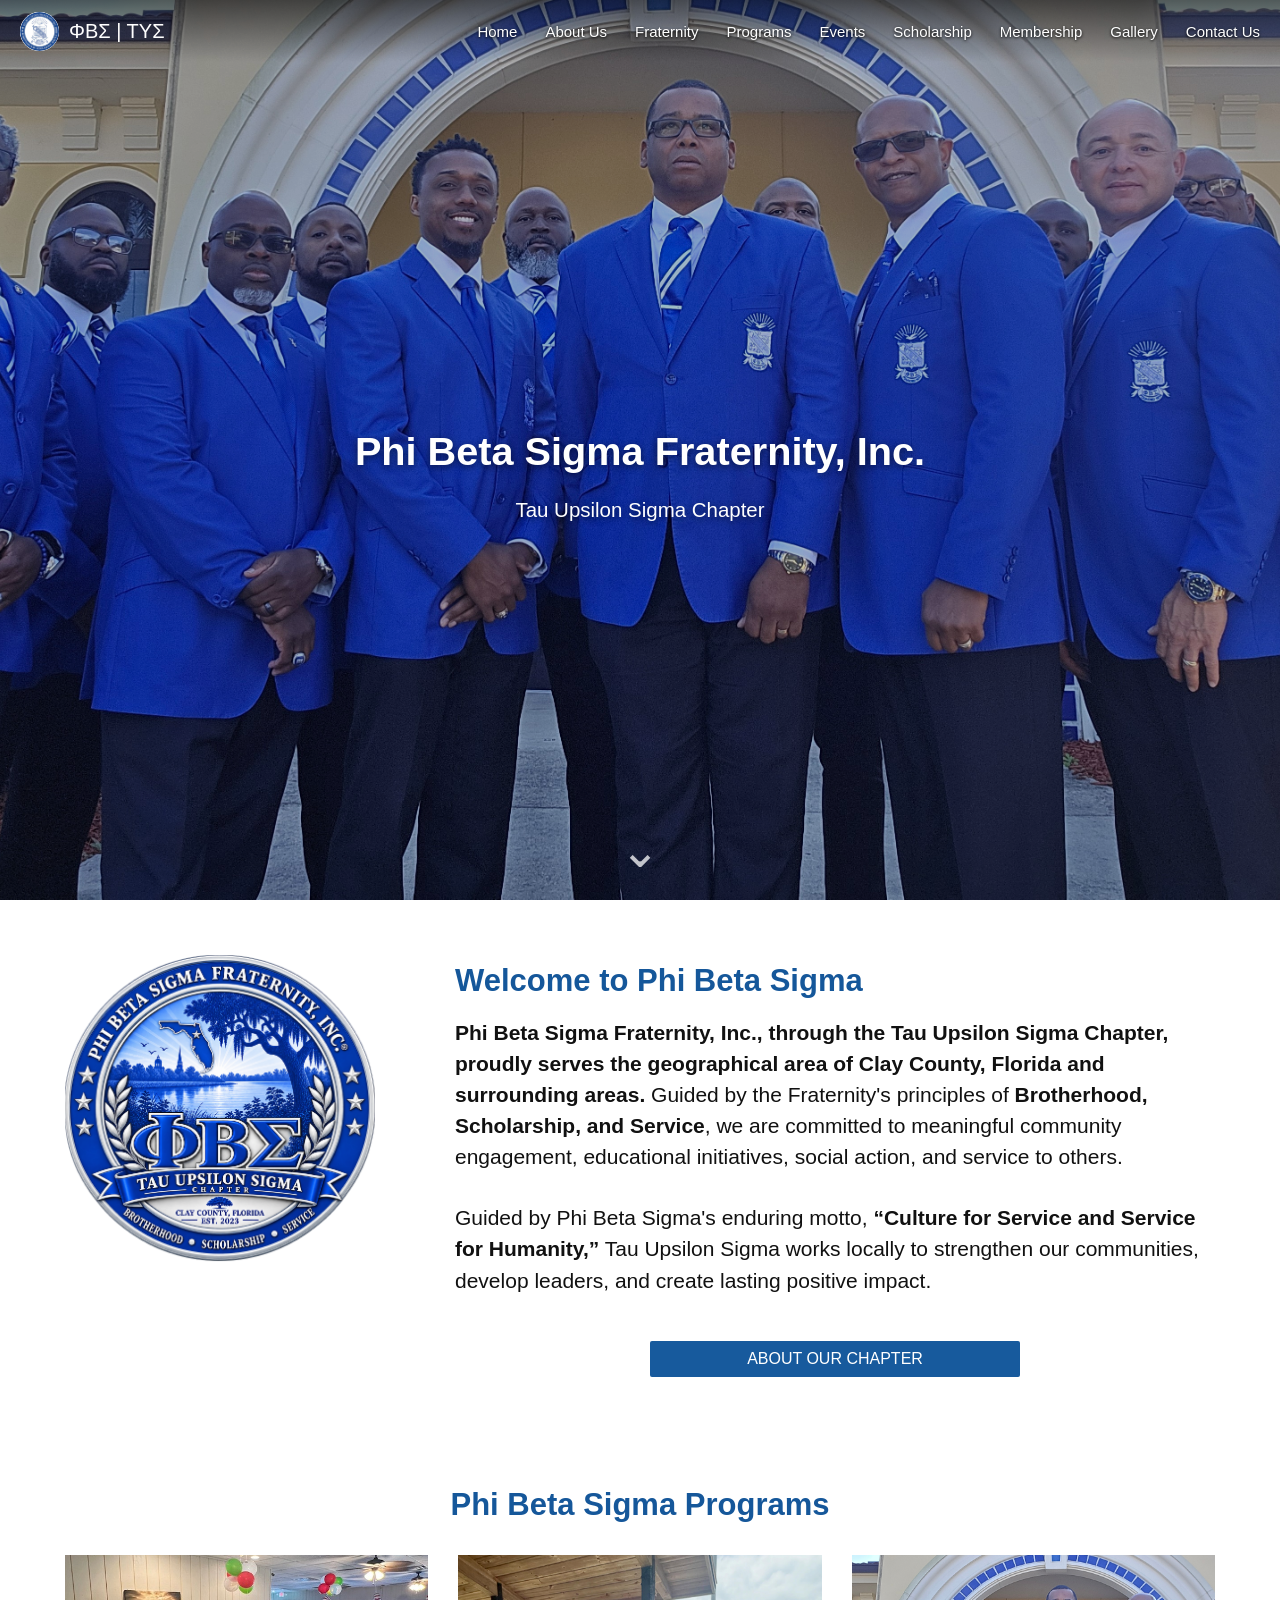
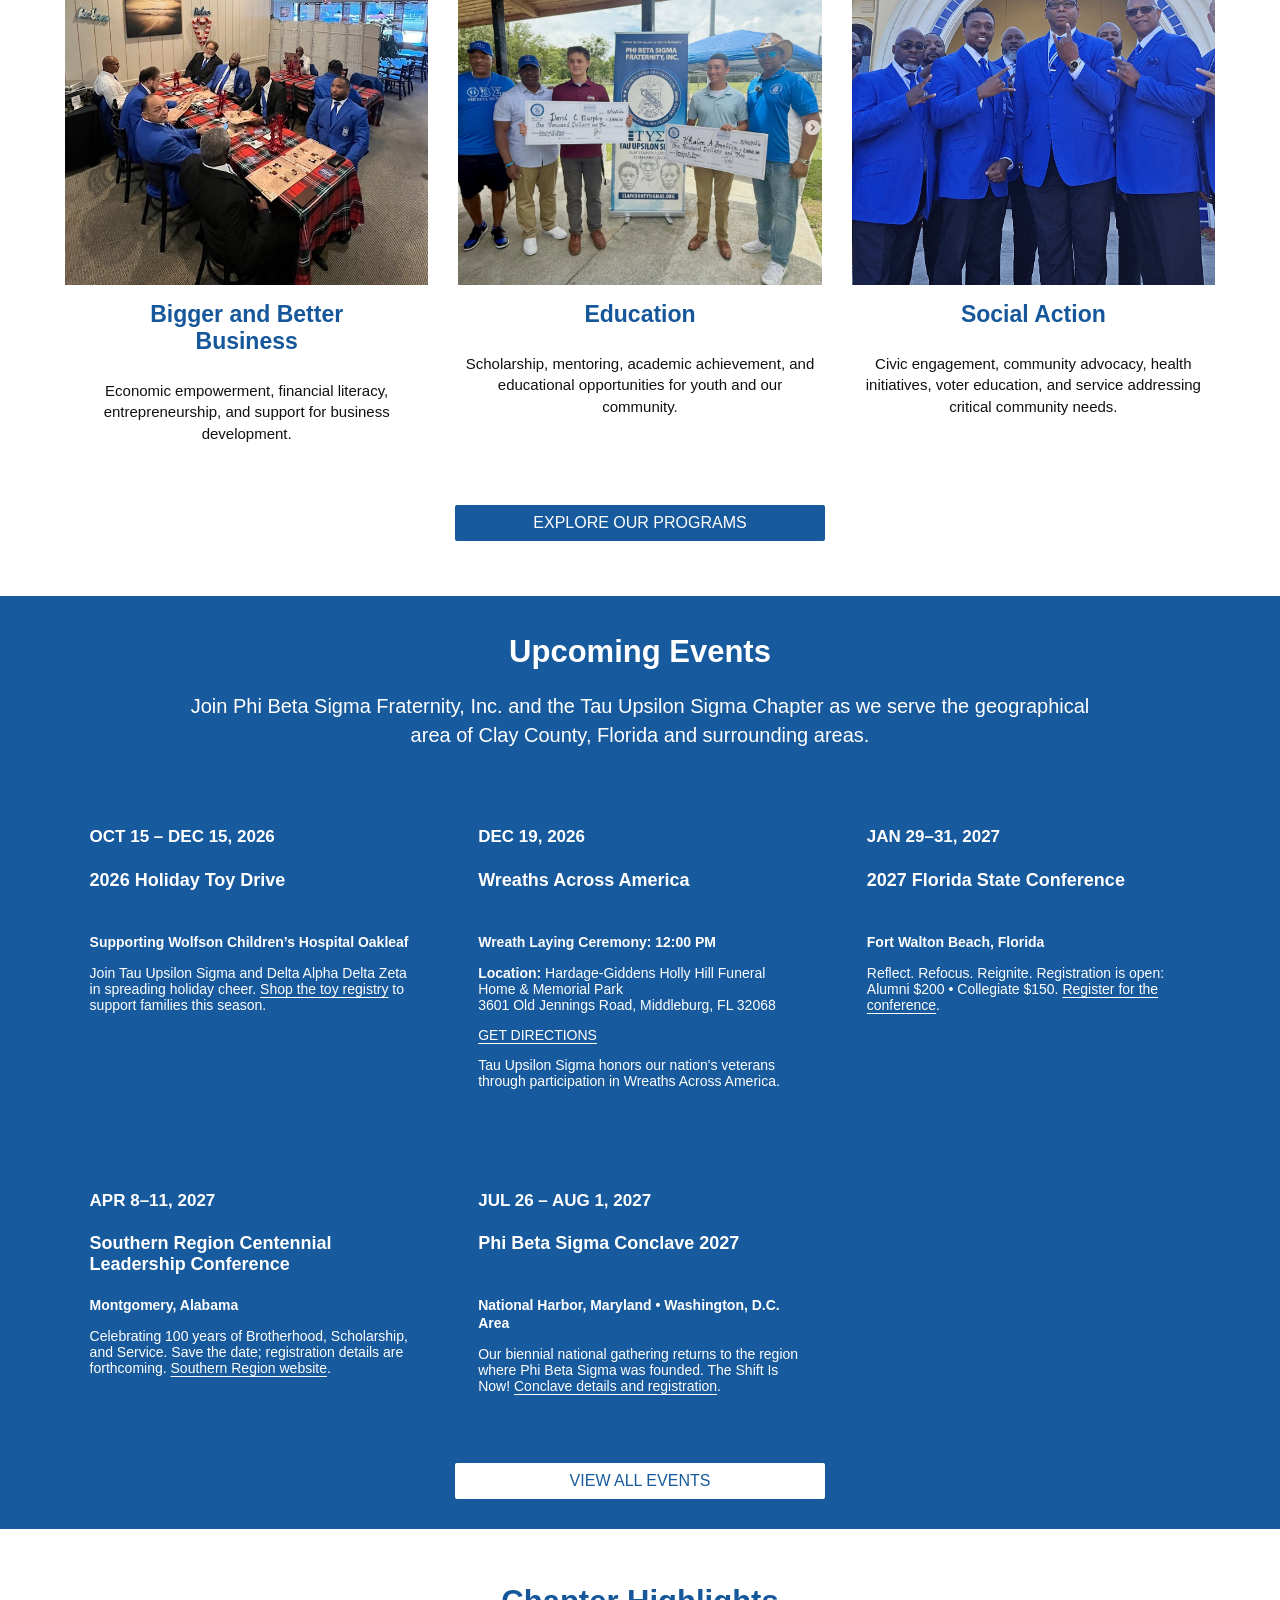
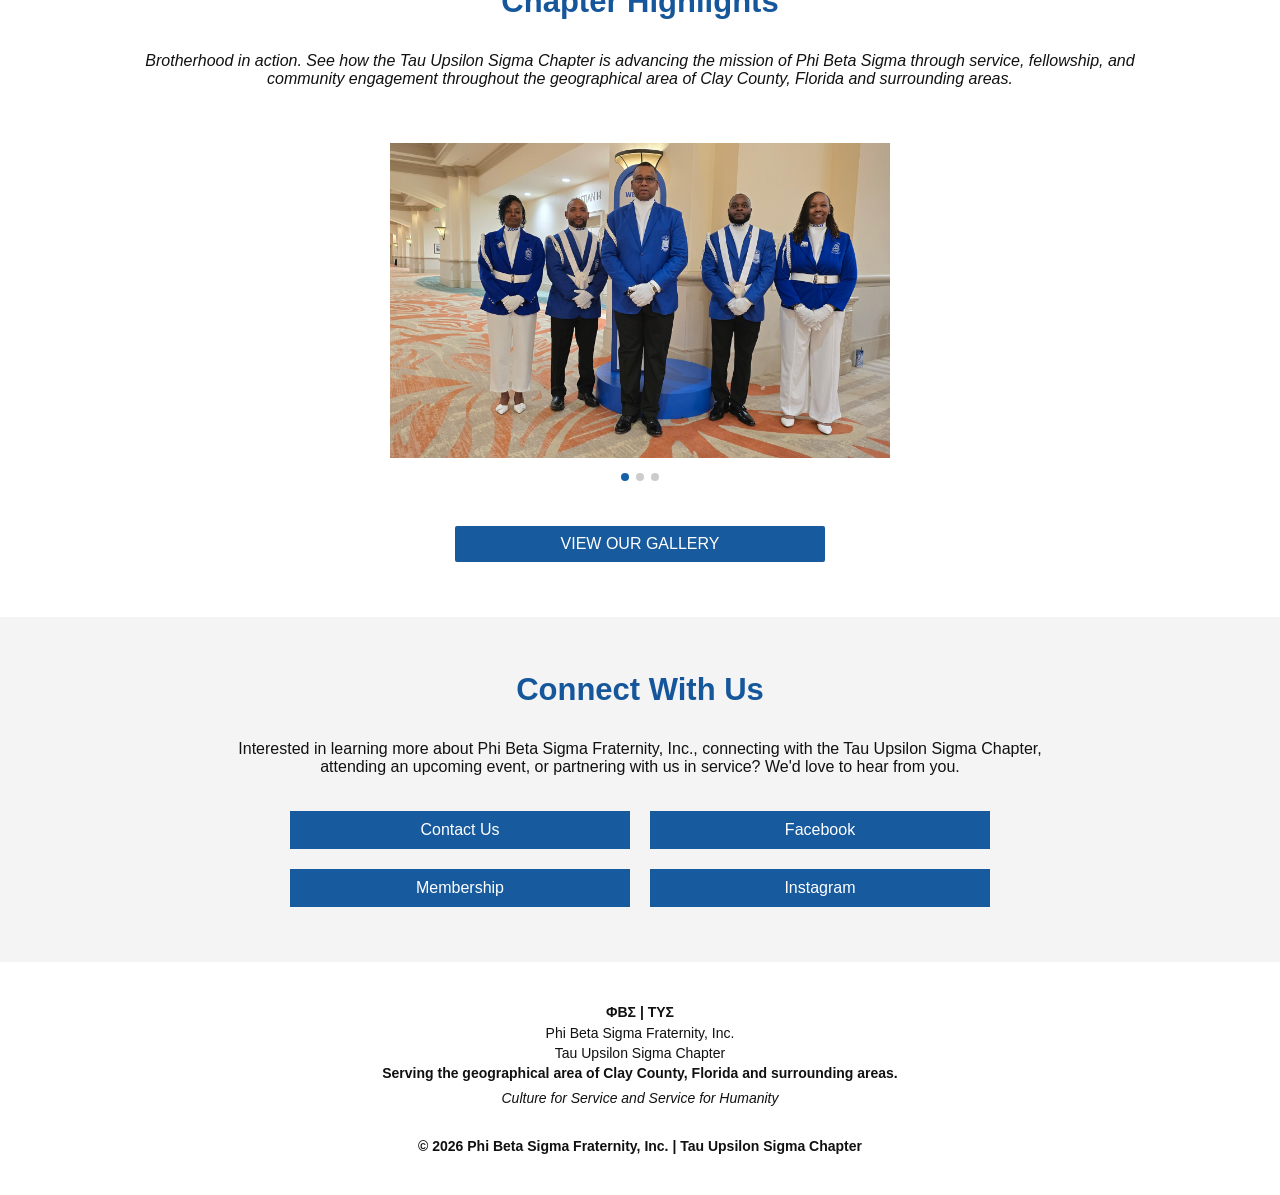
<file: index.html>
<!doctype html><html lang="en"><head><meta charset="utf-8"><meta name="viewport" content="width=device-width,initial-scale=1"><title>Tau Upsilon Sigma | Phi Beta Sigma Fraternity, Inc.</title><meta name="description" content="Tau Upsilon Sigma Chapter of Phi Beta Sigma Fraternity, Inc., serving Clay County, Florida and surrounding communities."><link rel="icon" type="image/png" href="assets/branding/chapter-seal.png"><link rel="apple-touch-icon" href="assets/branding/chapter-seal.png"><link rel="stylesheet" href="styles.css?v=20261102-gallerylinks"></head><body class="approved-v1">
<header class="site-header"><a class="brand" href="index.html"><img src="assets/branding/phi-beta-sigma-seal.jpg" alt="Phi Beta Sigma seal" class="brand-seal"><span>ΦΒΣ | ΤΥΣ</span></a><button class="menu" aria-label="Open navigation" aria-expanded="false">☰</button><nav><a class="active" href="index.html">Home</a><a href="about.html">About Us</a><a href="fraternity.html">Fraternity</a><a href="programs.html">Programs</a><a href="events.html">Events</a><a href="scholarship.html">Scholarship</a><a href="membership.html">Membership</a><a href="gallery.html">Gallery</a><a href="contact.html">Contact Us</a></nav></header>
<main><section class="approved-hero"><div class="approved-overlay"></div><div class="approved-title"><h1>Phi Beta Sigma Fraternity, Inc.</h1><p>Tau Upsilon Sigma Chapter</p></div><span class="scroll-cue">⌄</span></section>
<section class="welcome home-section"><div class="welcome-grid"><img src="assets/branding/chapter-seal.png" alt="Tau Upsilon Sigma Chapter seal"><div><h2>Welcome to Phi Beta Sigma</h2><p><strong>Phi Beta Sigma Fraternity, Inc., through the Tau Upsilon Sigma Chapter, proudly serves the geographical area of Clay County, Florida and surrounding areas.</strong> Guided by the Fraternity's principles of <strong>Brotherhood, Scholarship, and Service</strong>, we are committed to meaningful community engagement, educational initiatives, social action, and service to others.</p><p>Guided by Phi Beta Sigma's enduring motto, <strong>“Culture for Service and Service for Humanity,”</strong> Tau Upsilon Sigma works locally to strengthen our communities, develop leaders, and create lasting positive impact.</p><a class="bar-button" href="about.html">ABOUT OUR CHAPTER</a></div></div></section>
<section class="programs home-section"><h2>Phi Beta Sigma Programs</h2><div class="program-grid"><article><img src="assets/programs/bigger-better-business.jpg" alt="Bigger and Better Business"><h3>Bigger and Better<br>Business</h3><p>Economic empowerment, financial literacy, entrepreneurship, and support for business development.</p></article><article><img src="assets/scholarship/2026-recipients.png" alt="Education scholarship presentation"><h3>Education</h3><p>Scholarship, mentoring, academic achievement, and educational opportunities for youth and our community.</p></article><article><img src="assets/membership/hero.jpg" alt="Tau Upsilon Sigma community service"><h3>Social Action</h3><p>Civic engagement, community advocacy, health initiatives, voter education, and service addressing critical community needs.</p></article></div><a class="bar-button" href="programs.html">EXPLORE OUR PROGRAMS</a></section>
<section class="events"><h2>Upcoming Events</h2><p class="events-intro">Join Phi Beta Sigma Fraternity, Inc. and the Tau Upsilon Sigma Chapter as we serve the geographical area of Clay County, Florida and surrounding areas.</p><div class="event-grid"><article><h4>OCT 15 – DEC 15, 2026</h4><h3>2026 Holiday Toy Drive</h3><strong>Supporting Wolfson Children’s Hospital Oakleaf</strong><p>Join Tau Upsilon Sigma and Delta Alpha Delta Zeta in spreading holiday cheer. <a href="https://www.amazon.com/registries/gl/guest-view/1TGDRMP99YNJR" target="_blank" rel="noopener noreferrer">Shop the toy registry</a> to support families this season.</p></article><article><h4>DEC 19, 2026</h4><h3>Wreaths Across America</h3><strong>Wreath Laying Ceremony: 12:00 PM</strong><p><strong>Location:</strong> Hardage-Giddens Holly Hill Funeral Home &amp; Memorial Park<br/>3601 Old Jennings Road, Middleburg, FL 32068</p><p><a href="https://www.google.com/maps/dir/?api=1&amp;destination=3601%20Old%20Jennings%20Road%2C%20Middleburg%2C%20FL%2032068" target="_blank" rel="noopener noreferrer">GET DIRECTIONS</a></p><p>Tau Upsilon Sigma honors our nation's veterans through participation in Wreaths Across America.</p></article><article><h4>JAN 29–31, 2027</h4><h3>2027 Florida State Conference</h3><strong>Fort Walton Beach, Florida</strong><p>Reflect. Refocus. Reignite. Registration is open: Alumni $200 • Collegiate $150. <a href="https://www.zeffy.com/en-US/ticketing/2027-state-of-florida-membership-conference" target="_blank" rel="noopener noreferrer">Register for the conference</a>.</p></article><article><h4>APR 8–11, 2027</h4><h3>Southern Region Centennial Leadership Conference</h3><strong>Montgomery, Alabama</strong><p>Celebrating 100 years of Brotherhood, Scholarship, and Service. Save the date; registration details are forthcoming. <a href="https://www.pbssouthern.org/" target="_blank" rel="noopener noreferrer">Southern Region website</a>.</p></article><article><h4>JUL 26 – AUG 1, 2027</h4><h3>Phi Beta Sigma Conclave 2027</h3><strong>National Harbor, Maryland • Washington, D.C. Area</strong><p>Our biennial national gathering returns to the region where Phi Beta Sigma was founded. The Shift Is Now! <a href="https://phibetasigma1914.org/conclave2027/" target="_blank" rel="noopener noreferrer">Conclave details and registration</a>.</p></article></div><a class="bar-button light" href="events.html">VIEW ALL EVENTS</a></section>
<section class="highlights home-section"><h2>Chapter Highlights</h2><p class="italic">Brotherhood in action. See how the Tau Upsilon Sigma Chapter is advancing the mission of Phi Beta Sigma through service, fellowship, and community engagement throughout the geographical area of Clay County, Florida and surrounding areas.</p><div class="highlight-carousel"><img class="highlight-image active" src="assets/home/color-guard.jpg" alt="Tau Upsilon Sigma color guard"><img class="highlight-image" src="assets/home/picnic-2026.jpg" alt="Tau Upsilon Sigma family picnic"><img class="highlight-image" src="assets/home/st-james.jpg" alt="Tau Upsilon Sigma community recognition"><button class="carousel-arrow prev" aria-label="Previous highlight">‹</button><button class="carousel-arrow next" aria-label="Next highlight">›</button></div><div class="dots" aria-label="Chapter highlight slides"><button class="dot active" aria-label="Show highlight 1"></button><button class="dot" aria-label="Show highlight 2"></button><button class="dot" aria-label="Show highlight 3"></button></div><a class="bar-button" href="gallery.html">VIEW OUR GALLERY</a></section>
<section class="connect home-section"><h2>Connect With Us</h2><p>Interested in learning more about Phi Beta Sigma Fraternity, Inc., connecting with the Tau Upsilon Sigma Chapter, attending an upcoming event, or partnering with us in service? We'd love to hear from you.</p><div class="connect-grid"><a href="contact.html">Contact Us</a><a href="https://www.facebook.com/profile.php?id=61555800771600" target="_blank" rel="noopener">Facebook</a><a href="membership.html">Membership</a><a href="https://www.instagram.com/phibetasigmatauupsilonsigma/" target="_blank" rel="noopener">Instagram</a></div></section>
</main><footer><strong>ΦΒΣ | ΤΥΣ</strong><br>Phi Beta Sigma Fraternity, Inc.<br>Tau Upsilon Sigma Chapter<br><b>Serving the geographical area of Clay County, Florida and surrounding areas.</b><br><em>Culture for Service and Service for Humanity</em><p>© 2026 Phi Beta Sigma Fraternity, Inc. | Tau Upsilon Sigma Chapter</p></footer><script src="script.js"></script></body></html>
</file>
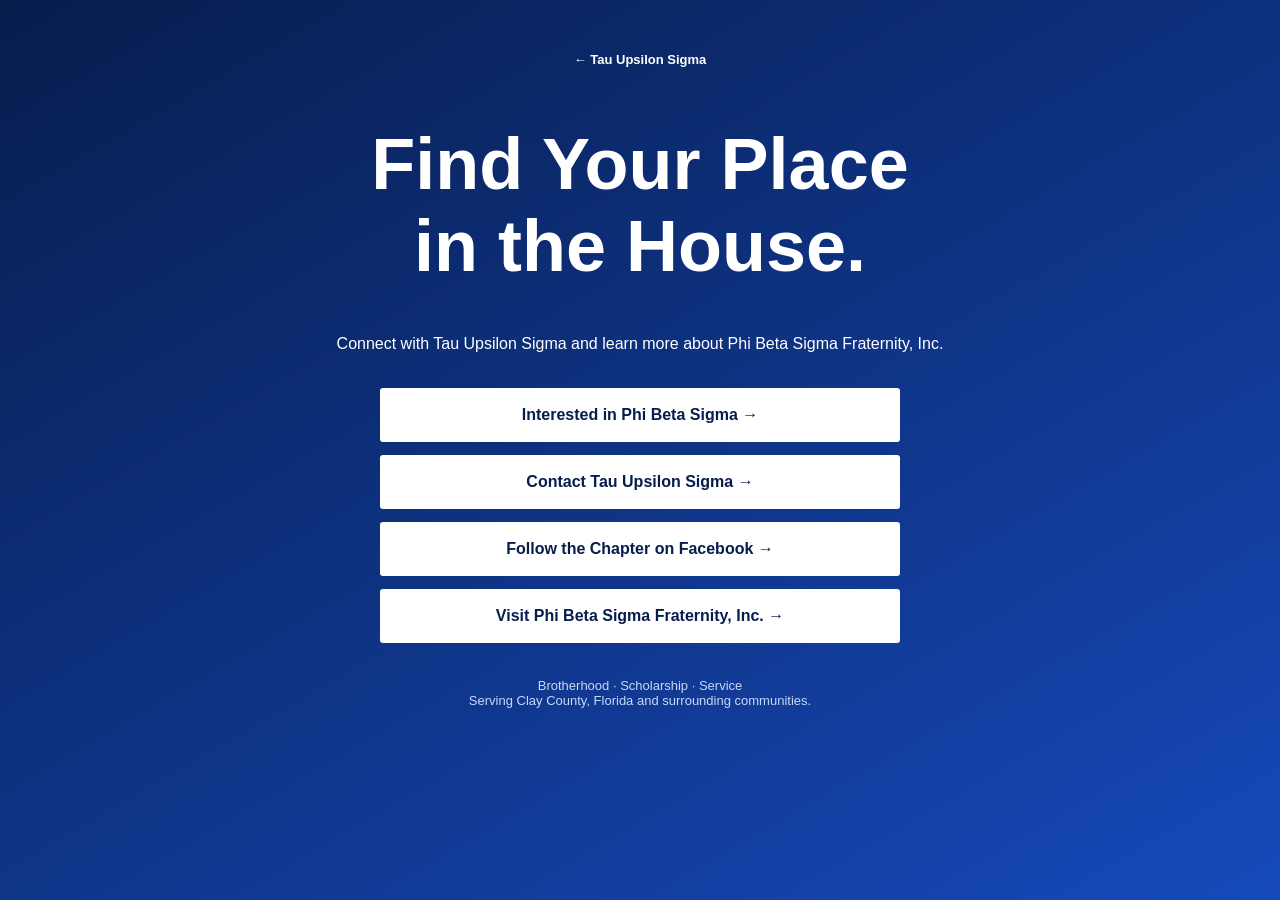
<file: interest/index.html>
<!doctype html><html lang="en"><head><meta charset="utf-8"><meta name="viewport" content="width=device-width,initial-scale=1"><title>Connect With Tau | Tau Upsilon Sigma</title><meta name="description" content="Connect with Tau Upsilon Sigma Chapter of Phi Beta Sigma Fraternity, Inc."><link rel="stylesheet" href="../styles.css"><style>.connect{min-height:100vh;background:linear-gradient(150deg,#071d4d,#1649ba);color:white;padding:50px 22px}.connect-inner{max-width:680px;margin:auto;text-align:center}.connect h1{font-size:clamp(46px,8vw,72px);margin-top:55px}.connect .lede{margin:0 auto 35px}.link-stack{display:grid;gap:13px;margin:35px auto;max-width:520px}.link-stack a{background:white;color:#071d4d;text-decoration:none;padding:18px 20px;font-weight:800;border-radius:3px}.link-stack a:hover{transform:translateY(-1px)}.connect-note{color:#c9d8f7;font-size:13px}.back{color:white;text-decoration:none;font-weight:bold;font-size:13px}</style></head><body><main class="connect"><div class="connect-inner"><a class="back" href="../index.html">← Tau Upsilon Sigma</a><h1>Find Your Place<br>in the House.</h1><p class="lede">Connect with Tau Upsilon Sigma and learn more about Phi Beta Sigma Fraternity, Inc.</p><div class="link-stack"><a href="../membership.html">Interested in Phi Beta Sigma →</a><a href="../contact.html">Contact Tau Upsilon Sigma →</a><a href="https://www.facebook.com/profile.php?id=61555800771600" target="_blank" rel="noopener">Follow the Chapter on Facebook →</a><a href="https://phibetasigma1914.org/" target="_blank" rel="noopener noreferrer">Visit Phi Beta Sigma Fraternity, Inc. →</a></div><p class="connect-note">Brotherhood · Scholarship · Service<br>Serving Clay County, Florida and surrounding communities.</p></div></main></body></html>
</file>
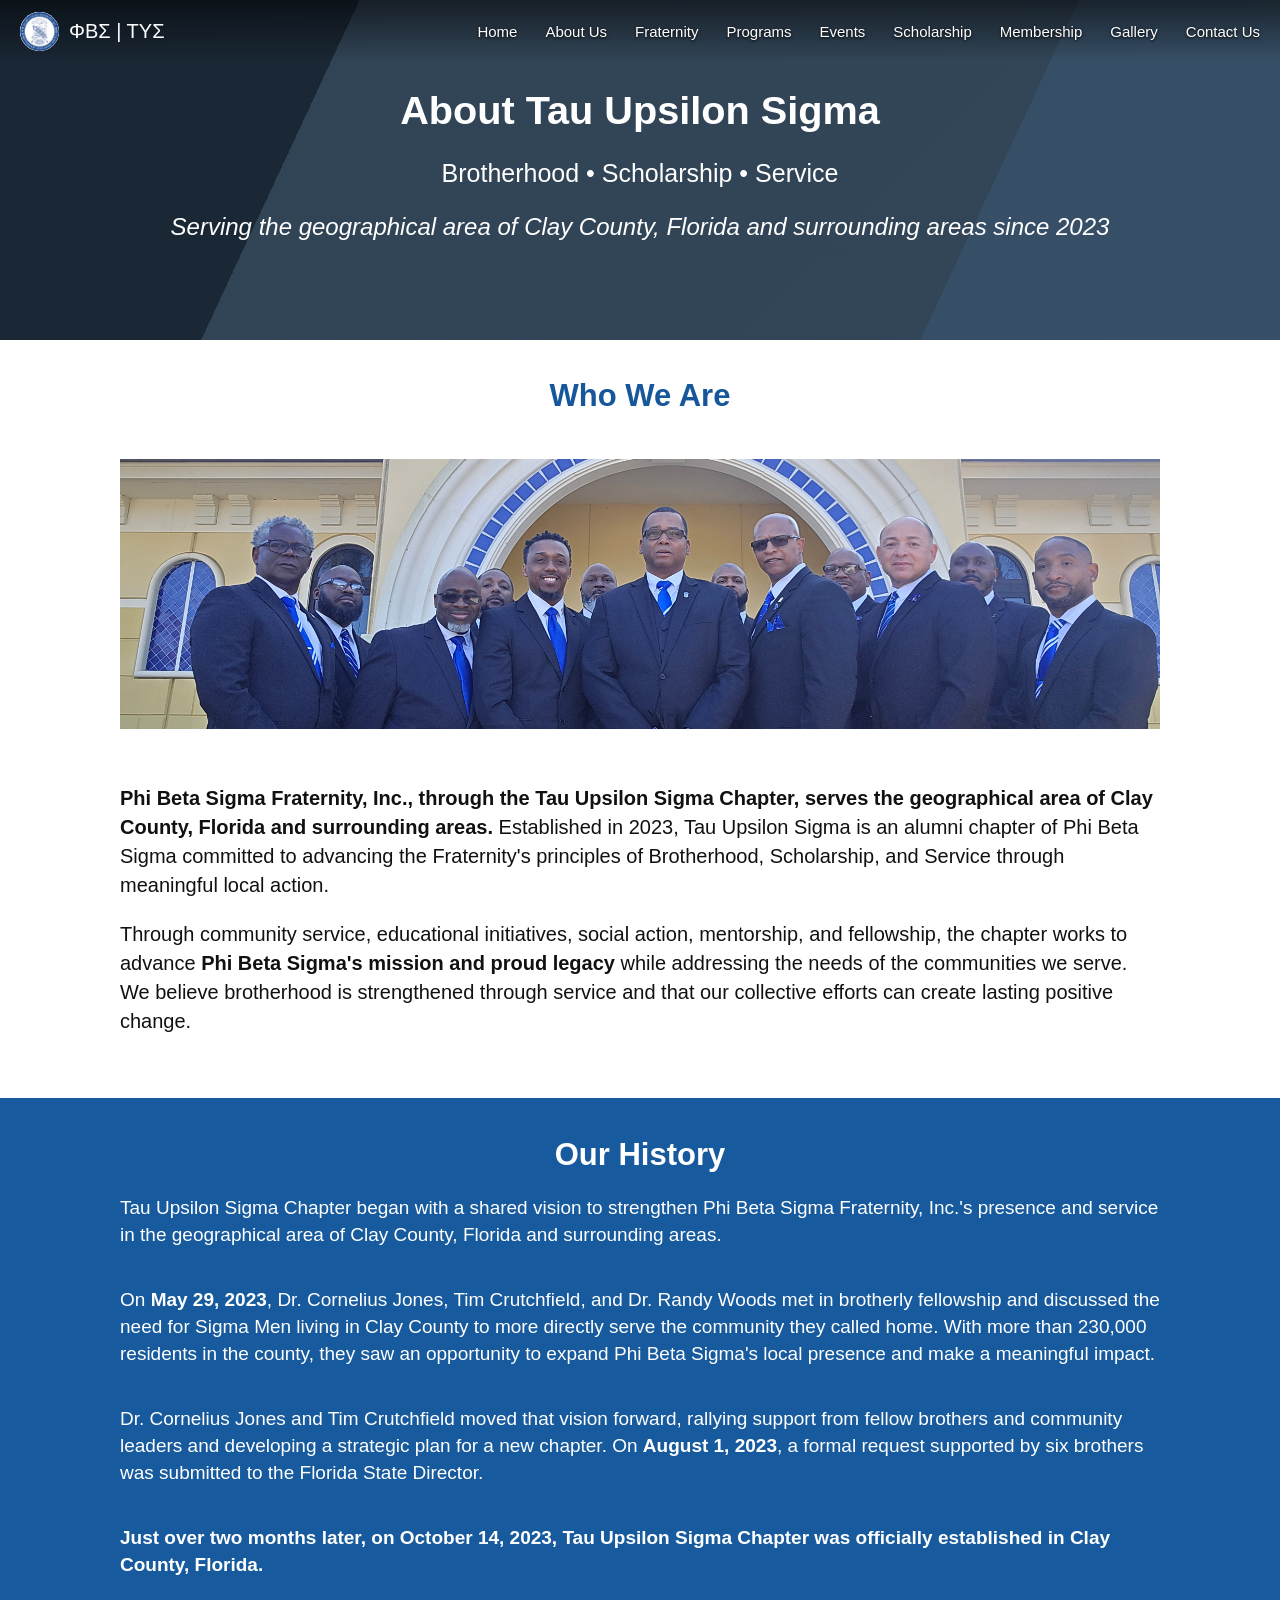
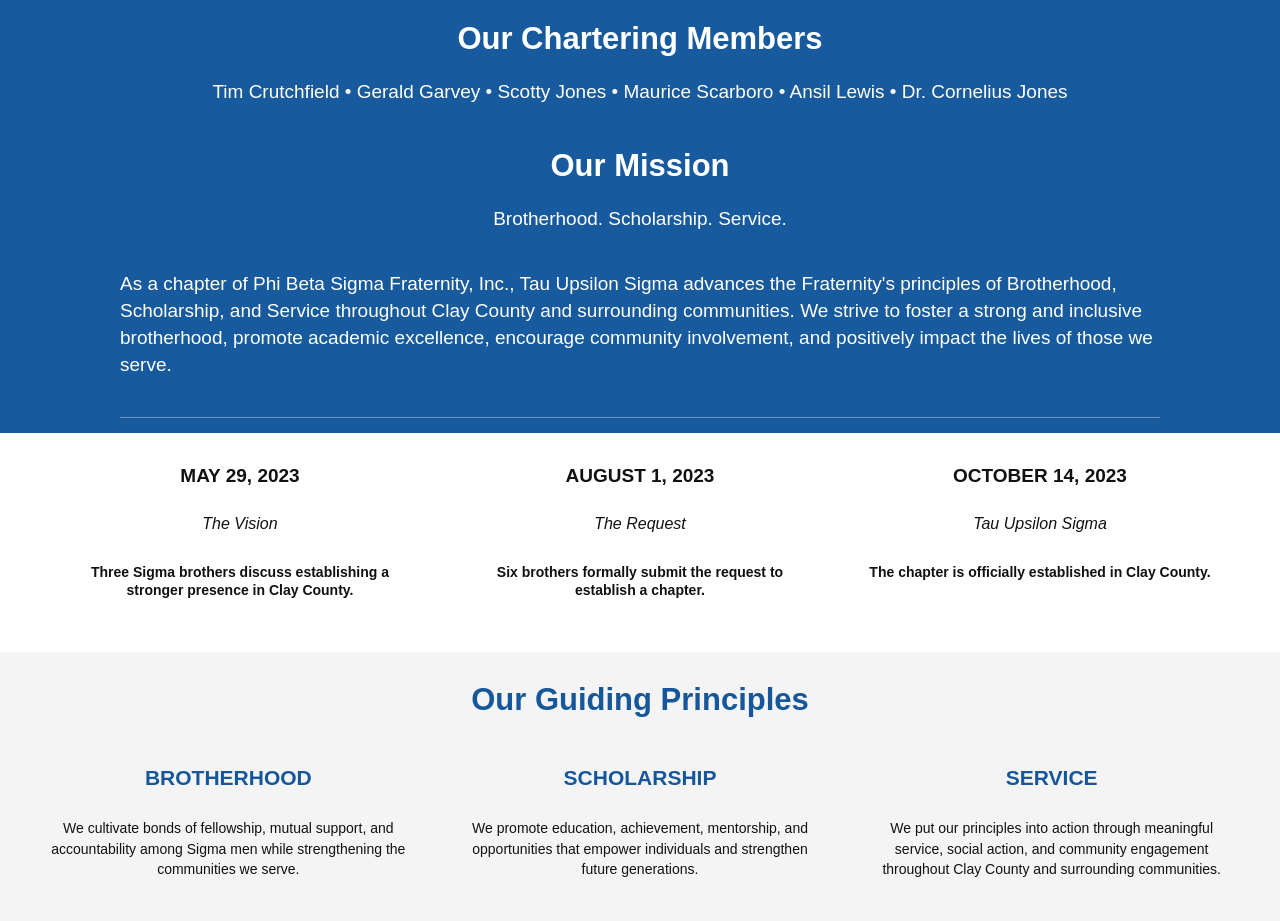
<file: about.html>
<!doctype html><html lang="en"><head><meta charset="utf-8"><meta name="viewport" content="width=device-width,initial-scale=1"><title>About Tau Upsilon Sigma | Phi Beta Sigma Fraternity, Inc.</title><meta name="description" content="About Tau Upsilon Sigma Chapter of Phi Beta Sigma Fraternity, Inc., serving Clay County, Florida and surrounding communities."><link rel="icon" type="image/png" href="assets/branding/chapter-seal.png"><link rel="apple-touch-icon" href="assets/branding/chapter-seal.png"><link rel="stylesheet" href="styles.css"></head><body>
<header class="site-header"><a class="brand" href="index.html"><img src="assets/branding/phi-beta-sigma-seal.jpg" alt="Phi Beta Sigma seal" class="brand-seal"><span>ΦΒΣ | ΤΥΣ</span></a><button class="menu" aria-label="Open navigation" aria-expanded="false">☰</button><nav><a href="index.html">Home</a><a class="active" href="about.html">About Us</a><a href="fraternity.html">Fraternity</a><a href="programs.html">Programs</a><a href="events.html">Events</a><a href="scholarship.html">Scholarship</a><a href="membership.html">Membership</a><a href="gallery.html">Gallery</a><a href="contact.html">Contact Us</a></nav></header>
<main>
<section class="about-hero"><div><h1>About Tau Upsilon Sigma</h1><p>Brotherhood • Scholarship • Service</p><em>Serving the geographical area of Clay County, Florida and surrounding areas since 2023</em></div></section>
<section class="about-who"><h2>Who We Are</h2><img src="assets/about/who-we-are.jpg" alt="Tau Upsilon Sigma Chapter brothers"><div class="about-copy"><p><strong>Phi Beta Sigma Fraternity, Inc., through the Tau Upsilon Sigma Chapter, serves the geographical area of Clay County, Florida and surrounding areas.</strong> Established in 2023, Tau Upsilon Sigma is an alumni chapter of Phi Beta Sigma committed to advancing the Fraternity's principles of Brotherhood, Scholarship, and Service through meaningful local action.</p><p>Through community service, educational initiatives, social action, mentorship, and fellowship, the chapter works to advance <strong>Phi Beta Sigma's mission and proud legacy</strong> while addressing the needs of the communities we serve. We believe brotherhood is strengthened through service and that our collective efforts can create lasting positive change.</p></div></section>
<section class="about-history"><div class="about-inner"><h2>Our History</h2><p>Tau Upsilon Sigma Chapter began with a shared vision to strengthen Phi Beta Sigma Fraternity, Inc.'s presence and service in the geographical area of Clay County, Florida and surrounding areas.</p><p>On <strong>May 29, 2023</strong>, Dr. Cornelius Jones, Tim Crutchfield, and Dr. Randy Woods met in brotherly fellowship and discussed the need for Sigma Men living in Clay County to more directly serve the community they called home. With more than 230,000 residents in the county, they saw an opportunity to expand Phi Beta Sigma's local presence and make a meaningful impact.</p><p>Dr. Cornelius Jones and Tim Crutchfield moved that vision forward, rallying support from fellow brothers and community leaders and developing a strategic plan for a new chapter. On <strong>August 1, 2023</strong>, a formal request supported by six brothers was submitted to the Florida State Director.</p><p><strong>Just over two months later, on October 14, 2023, Tau Upsilon Sigma Chapter was officially established in Clay County, Florida.</strong></p><h2>Our Chartering Members</h2><p class="center">Tim Crutchfield • Gerald Garvey • Scotty Jones • Maurice Scarboro • Ansil Lewis • Dr. Cornelius Jones</p><h2>Our Mission</h2><p class="center">Brotherhood. Scholarship. Service.</p><p>As a chapter of Phi Beta Sigma Fraternity, Inc., Tau Upsilon Sigma advances the Fraternity's principles of Brotherhood, Scholarship, and Service throughout Clay County and surrounding communities. We strive to foster a strong and inclusive brotherhood, promote academic excellence, encourage community involvement, and positively impact the lives of those we serve.</p></div></section>
<section class="about-timeline"><article><h3>MAY 29, 2023</h3><em>The Vision</em><p>Three Sigma brothers discuss establishing a stronger presence in Clay County.</p></article><article><h3>AUGUST 1, 2023</h3><em>The Request</em><p>Six brothers formally submit the request to establish a chapter.</p></article><article><h3>OCTOBER 14, 2023</h3><em>Tau Upsilon Sigma</em><p>The chapter is officially established in Clay County.</p></article></section>
<section class="principles"><h2>Our Guiding Principles</h2><div class="principle-grid"><article><h3>BROTHERHOOD</h3><p>We cultivate bonds of fellowship, mutual support, and accountability among Sigma men while strengthening the communities we serve.</p></article><article><h3>SCHOLARSHIP</h3><p>We promote education, achievement, mentorship, and opportunities that empower individuals and strengthen future generations.</p></article><article><h3>SERVICE</h3><p>We put our principles into action through meaningful service, social action, and community engagement throughout Clay County and surrounding communities.</p></article></div></section>
</main><script src="script.js"></script></body></html>
</file>
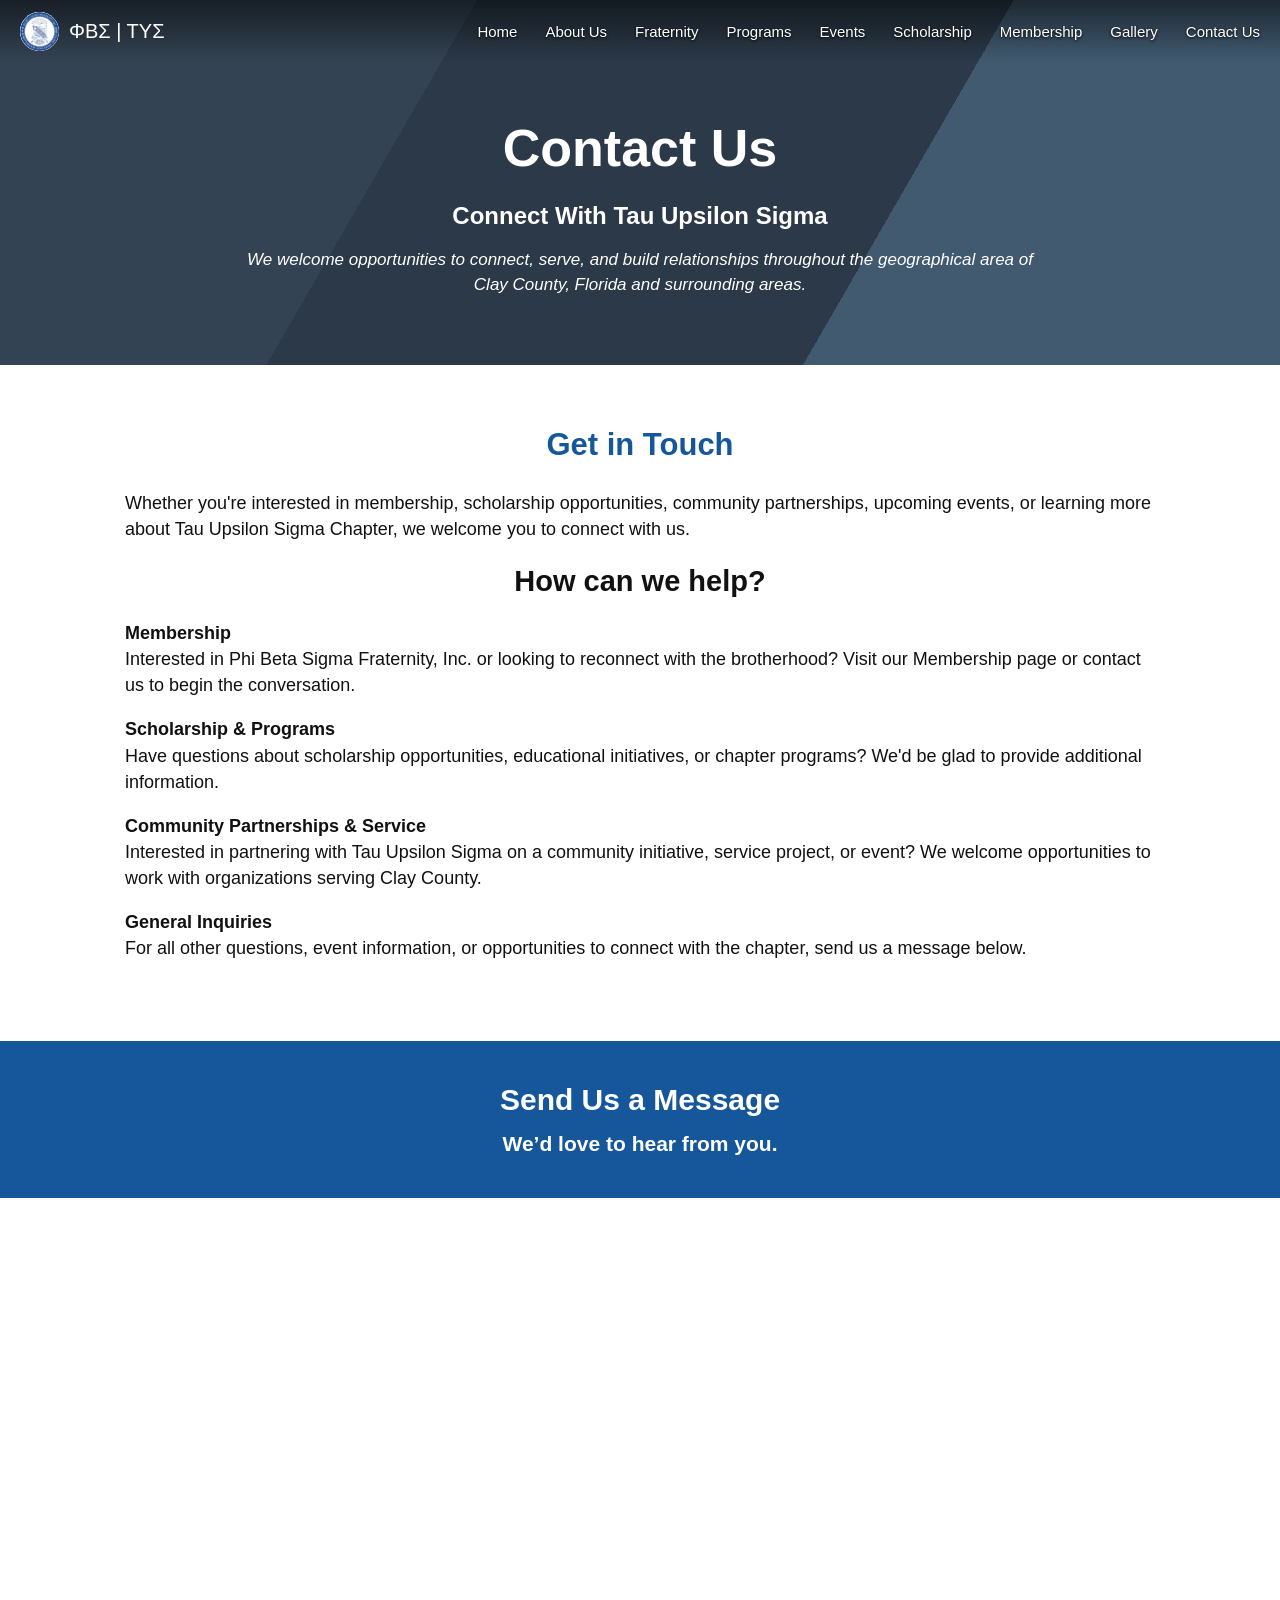
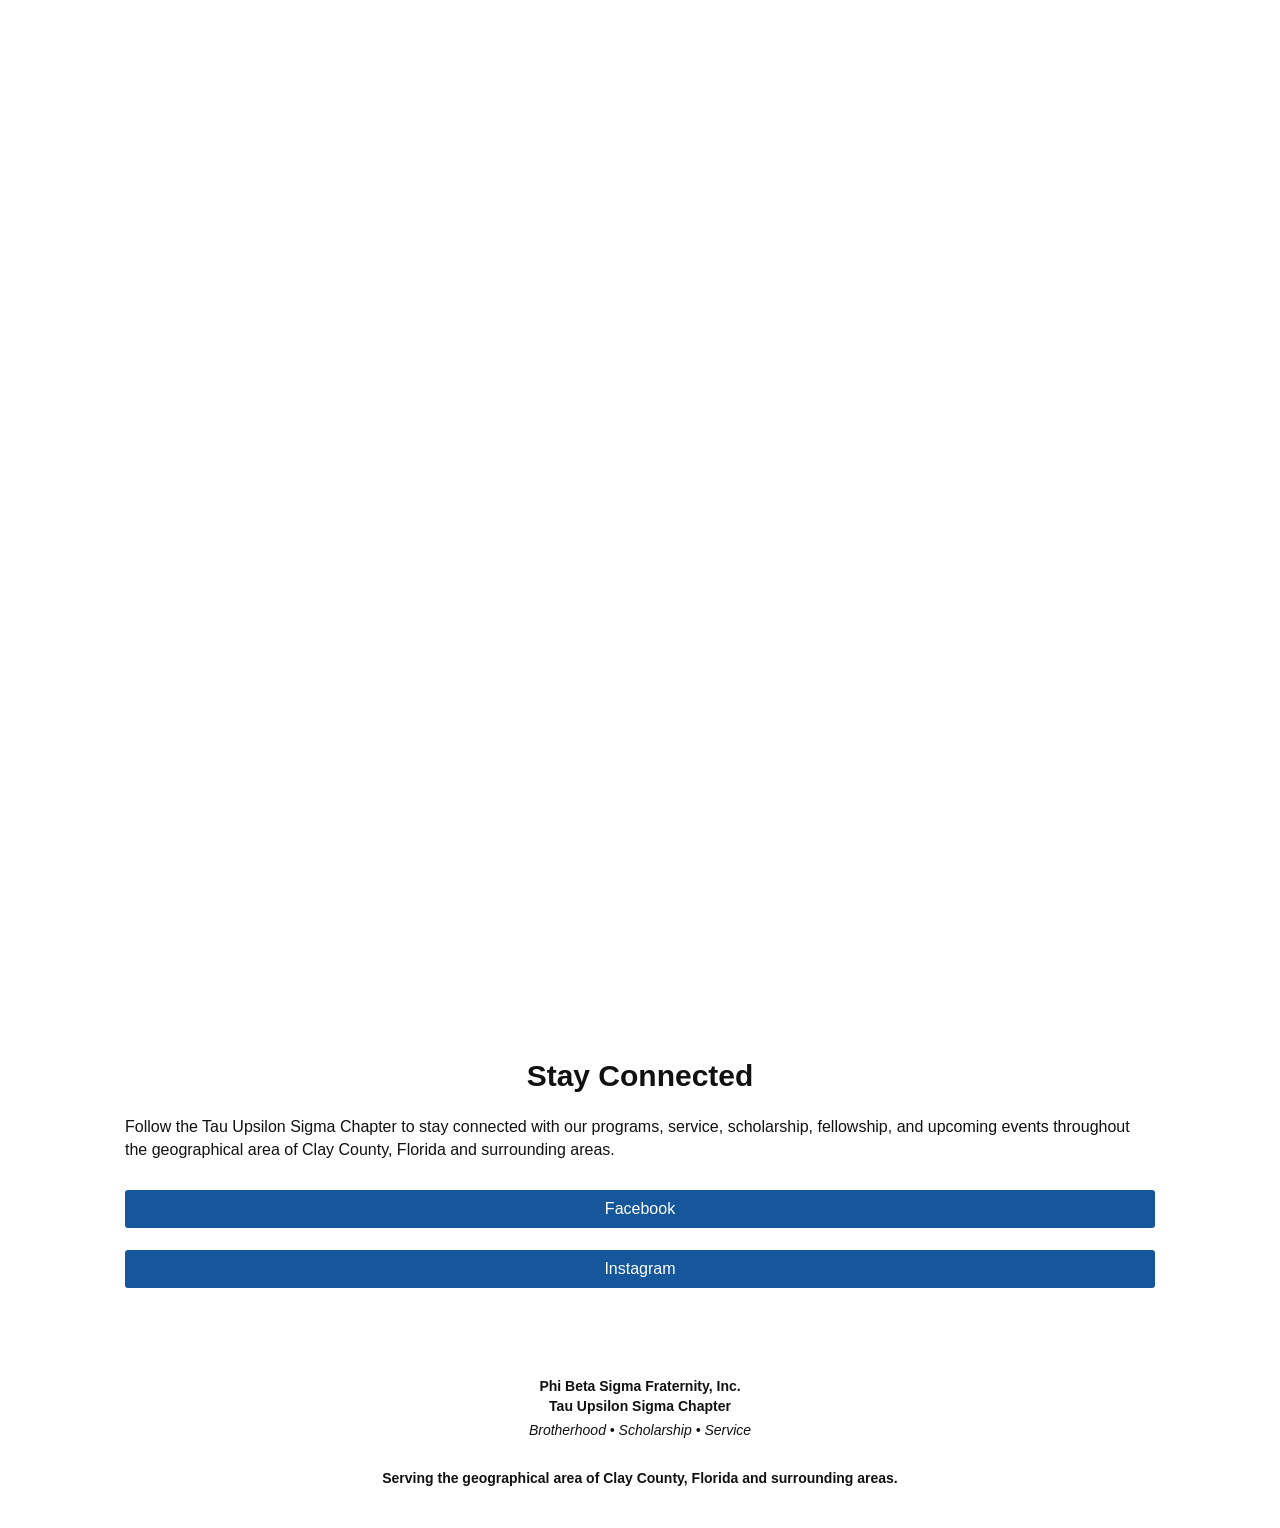
<file: contact.html>
<!doctype html><html lang="en"><head><meta charset="utf-8"><meta name="viewport" content="width=device-width,initial-scale=1"><title>Contact Us | Tau Upsilon Sigma</title><meta name="description" content="Connect with Tau Upsilon Sigma Chapter of Phi Beta Sigma Fraternity, Inc."><link rel="icon" type="image/png" href="assets/branding/chapter-seal.png"><link rel="apple-touch-icon" href="assets/branding/chapter-seal.png"><link rel="stylesheet" href="styles.css?v=20260923-7"></head><body>
<header class="site-header"><a class="brand" href="index.html"><img src="assets/branding/phi-beta-sigma-seal.jpg" alt="Phi Beta Sigma seal" class="brand-seal"><span>ΦΒΣ | ΤΥΣ</span></a><button class="menu" aria-label="Open navigation" aria-expanded="false">☰</button><nav><a href="index.html">Home</a><a href="about.html">About Us</a><a href="fraternity.html">Fraternity</a><a href="programs.html">Programs</a><a href="events.html">Events</a><a href="scholarship.html">Scholarship</a><a href="membership.html">Membership</a><a href="gallery.html">Gallery</a><a class="active" href="contact.html">Contact Us</a></nav></header>
<main>
<section class="contact-hero"><div><h1>Contact Us</h1><h3>Connect With Tau Upsilon Sigma</h3><em>We welcome opportunities to connect, serve, and build relationships throughout the geographical area of<br>Clay County, Florida and surrounding areas.</em></div></section>
<section class="contact-info"><h2>Get in Touch</h2><p>Whether you're interested in membership, scholarship opportunities, community partnerships, upcoming events, or learning more about Tau Upsilon Sigma Chapter, we welcome you to connect with us.</p><h3>How can we help?</h3><p><strong>Membership</strong><br>Interested in Phi Beta Sigma Fraternity, Inc. or looking to reconnect with the brotherhood? Visit our Membership page or contact us to begin the conversation.</p><p><strong>Scholarship &amp; Programs</strong><br>Have questions about scholarship opportunities, educational initiatives, or chapter programs? We'd be glad to provide additional information.</p><p><strong>Community Partnerships &amp; Service</strong><br>Interested in partnering with Tau Upsilon Sigma on a community initiative, service project, or event? We welcome opportunities to work with organizations serving Clay County.</p><p><strong>General Inquiries</strong><br>For all other questions, event information, or opportunities to connect with the chapter, send us a message below.</p></section>
<section class="contact-message"><h2>Send Us a Message</h2><h3>We’d love to hear from you.</h3></section>
<div class="form-wrap"><iframe src="https://docs.google.com/forms/d/e/1FAIpQLScCKnaut_UxQgEvr6FsC7fSMbzeVj3fScKUXonuBMgCdm9bEg/viewform?embedded=true" title="Contact Tau Upsilon Sigma" width="640" height="1386" frameborder="0" marginheight="0" marginwidth="0">Loading…</iframe></div>
<section class="stay-connected"><h2>Stay Connected</h2><p>Follow the Tau Upsilon Sigma Chapter to stay connected with our programs, service, scholarship, fellowship, and upcoming events throughout the geographical area of Clay County, Florida and surrounding areas.</p><div class="social-bars"><a href="https://www.facebook.com/profile.php?id=61555800771600" target="_blank" rel="noopener">Facebook</a><a href="https://www.instagram.com/phibetasigmatauupsilonsigma/" target="_blank" rel="noopener">Instagram</a></div></section>
</main><footer><strong>Phi Beta Sigma Fraternity, Inc.<br>Tau Upsilon Sigma Chapter</strong><br><em>Brotherhood • Scholarship • Service</em><p><b>Serving the geographical area of Clay County, Florida and surrounding areas.</b></p></footer><script src="script.js"></script></body></html>
</file>
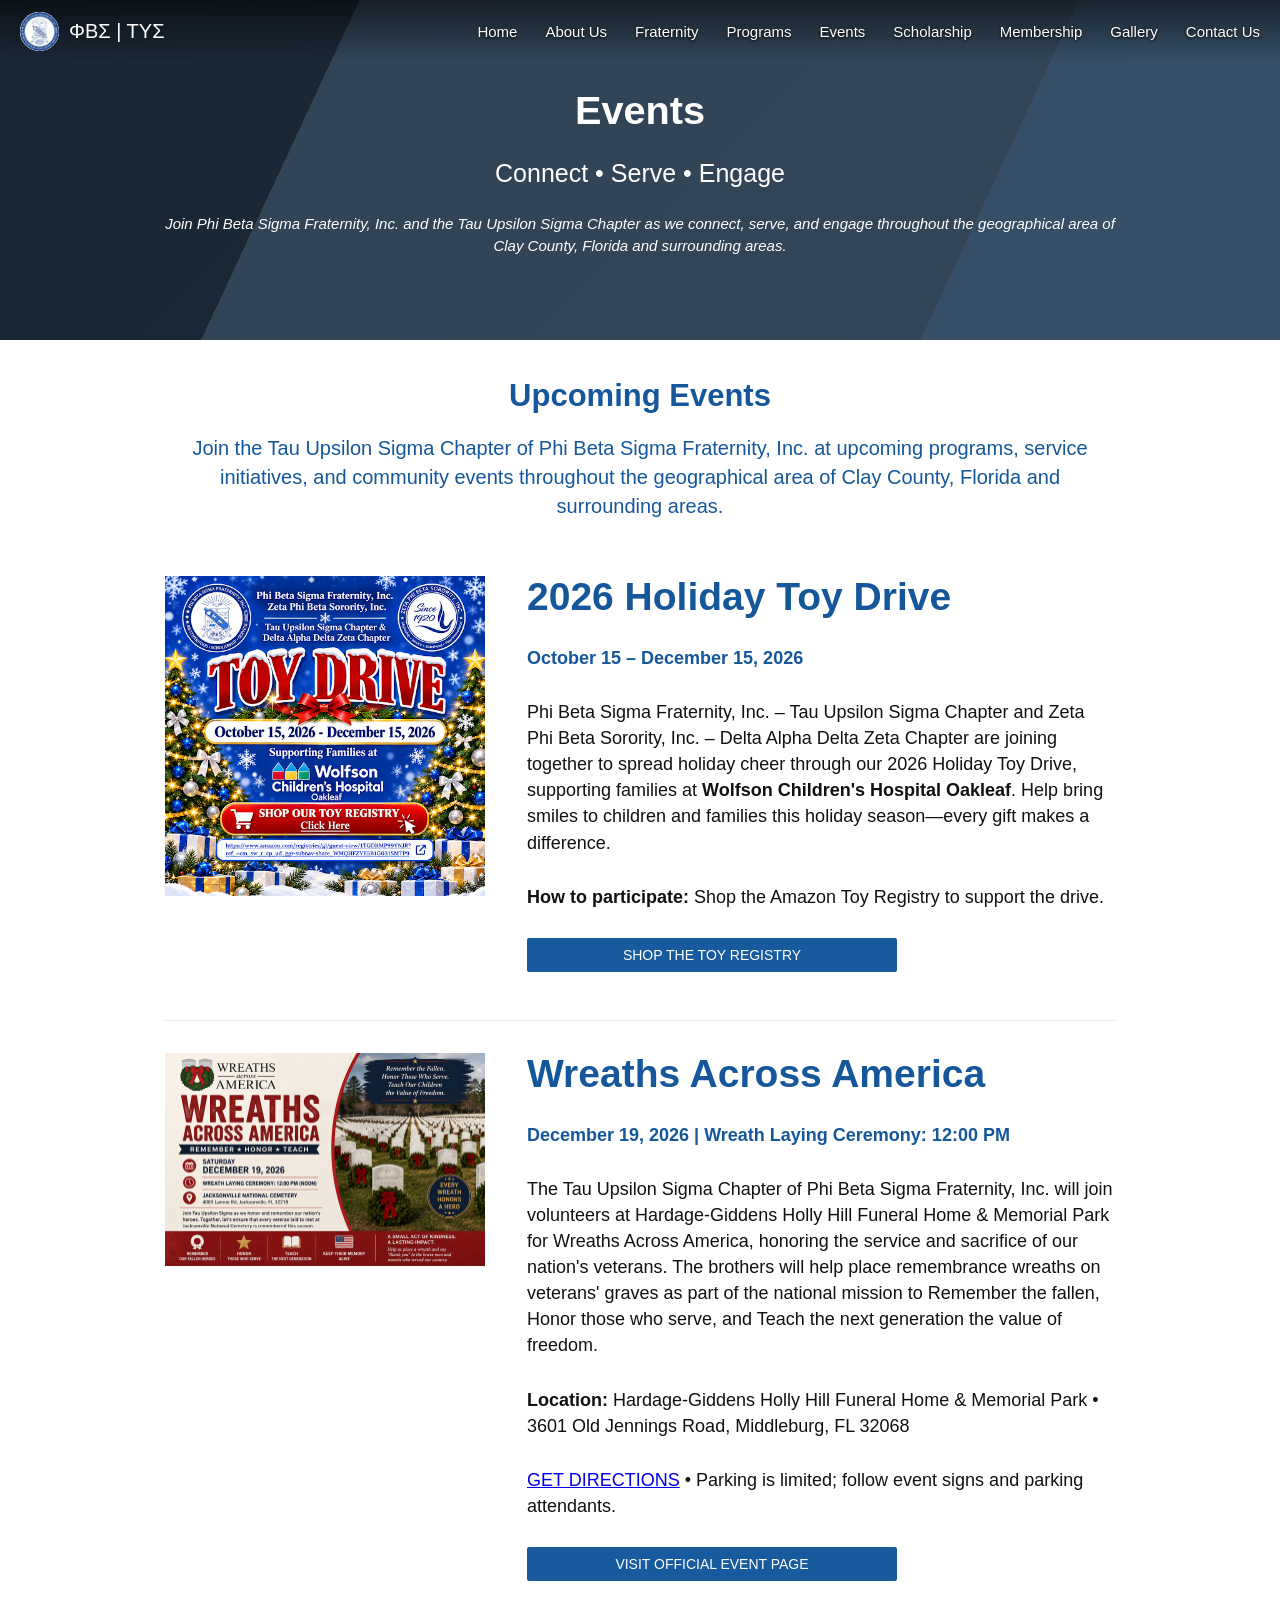
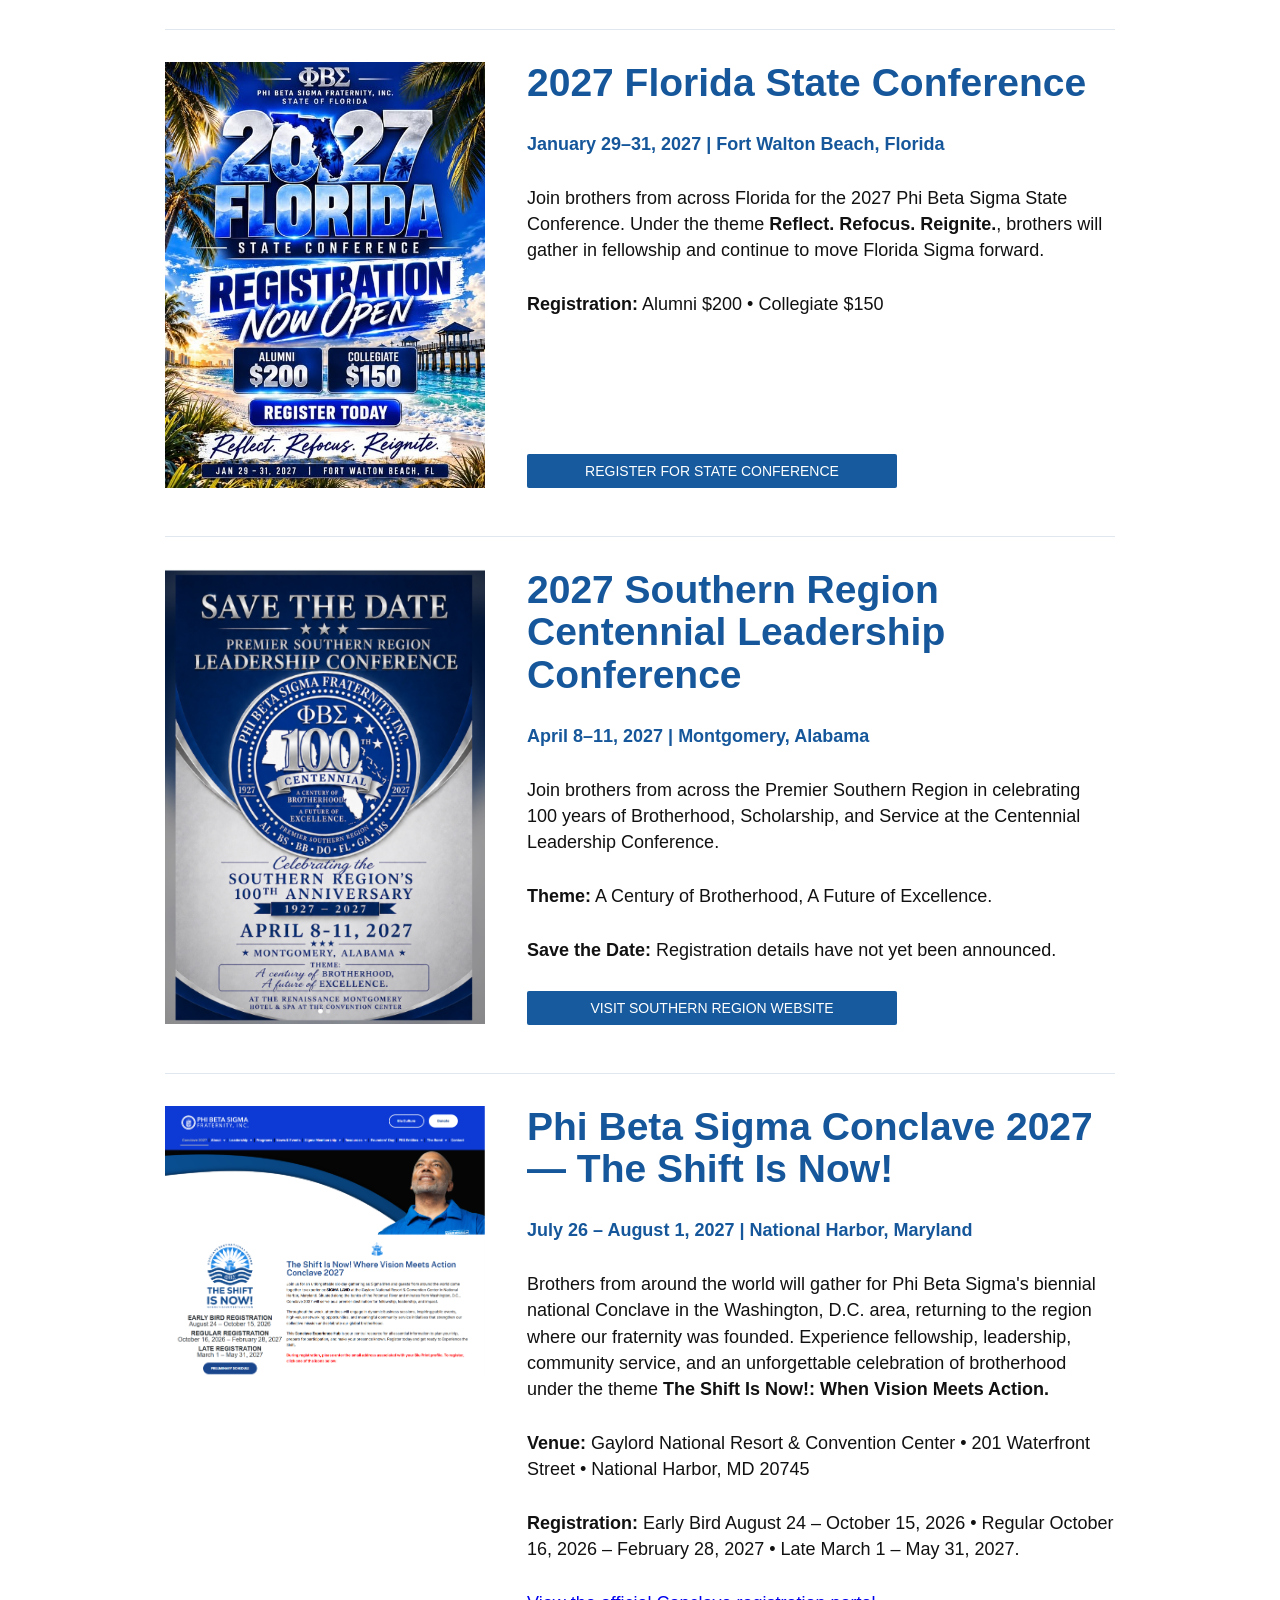
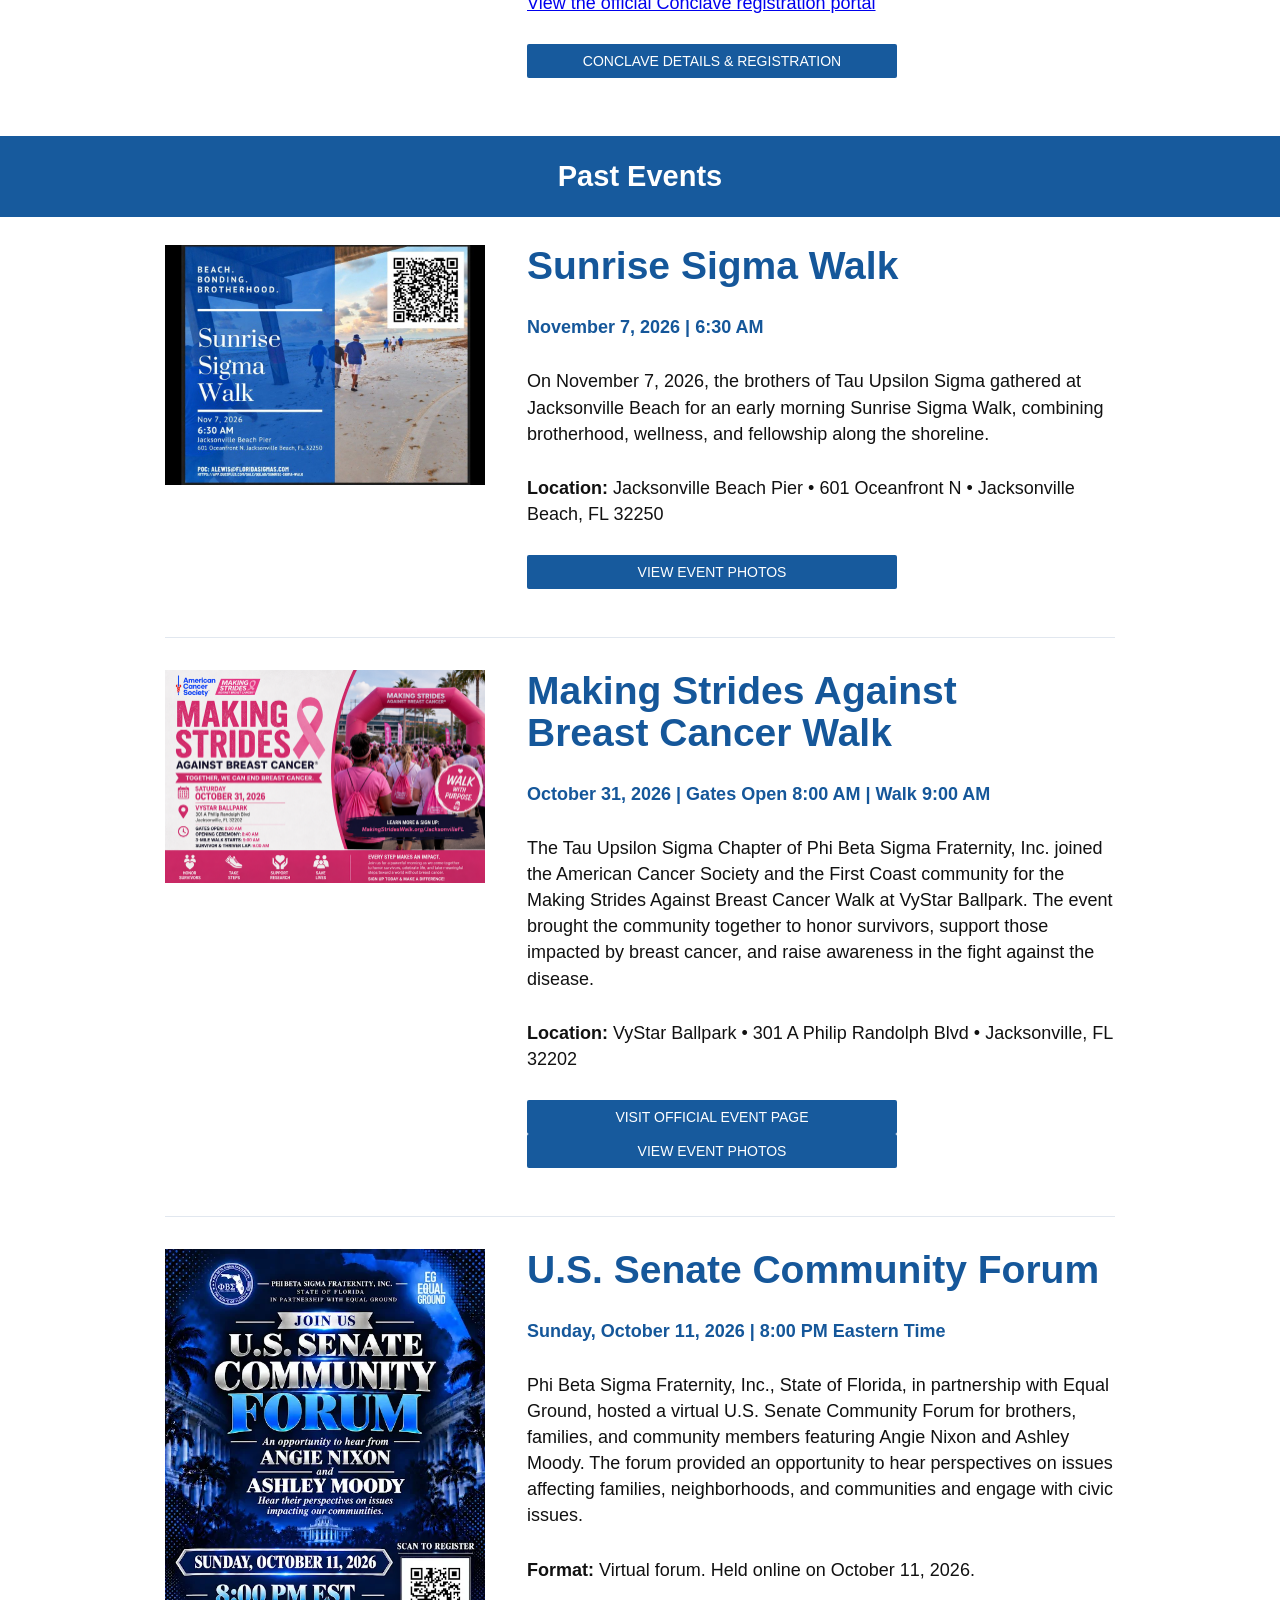
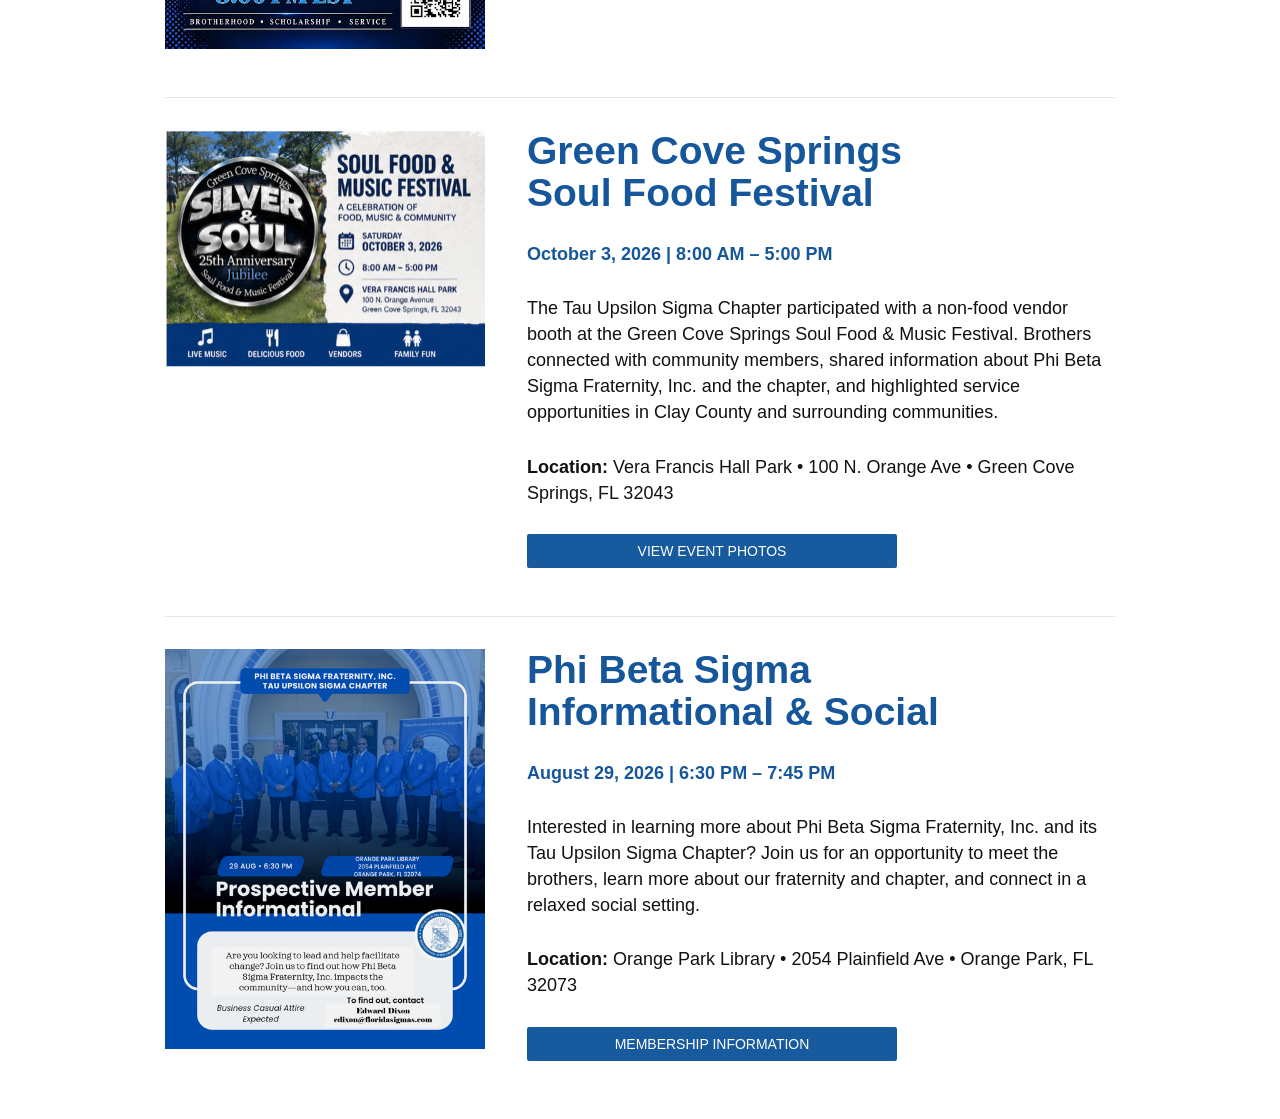
<file: events.html>
<!doctype html><html lang="en"><head><meta charset="utf-8"><meta name="viewport" content="width=device-width,initial-scale=1"><title>Events | Tau Upsilon Sigma</title><meta name="description" content="Upcoming and past events of Tau Upsilon Sigma Chapter of Phi Beta Sigma Fraternity, Inc."><link rel="icon" type="image/png" href="assets/branding/chapter-seal.png"><link rel="apple-touch-icon" href="assets/branding/chapter-seal.png"><link rel="stylesheet" href="styles.css?v=20261102-gallerylinks"></head><body>
<header class="site-header"><a class="brand" href="index.html"><img src="assets/branding/phi-beta-sigma-seal.jpg" alt="Phi Beta Sigma seal" class="brand-seal"><span>ΦΒΣ | ΤΥΣ</span></a><button class="menu" aria-label="Open navigation" aria-expanded="false">☰</button><nav><a href="index.html">Home</a><a href="about.html">About Us</a><a href="fraternity.html">Fraternity</a><a href="programs.html">Programs</a><a class="active" href="events.html">Events</a><a href="scholarship.html">Scholarship</a><a href="membership.html">Membership</a><a href="gallery.html">Gallery</a><a href="contact.html">Contact Us</a></nav></header>
<main><section class="about-hero events-hero"><div><h1>Events</h1><p>Connect • Serve • Engage</p><em>Join Phi Beta Sigma Fraternity, Inc. and the Tau Upsilon Sigma Chapter as we connect, serve, and engage throughout the geographical area of<br>Clay County, Florida and surrounding areas.</em></div></section>
<section class="events-main"><h2>Upcoming Events</h2><p class="events-intro">Join the Tau Upsilon Sigma Chapter of Phi Beta Sigma Fraternity, Inc. at upcoming programs, service initiatives, and community events throughout the geographical area of Clay County, Florida and surrounding areas.</p>

<article class="event-row"><img src="assets/events/2026/toy-drive/flyer.png" alt="2026 Holiday Toy Drive flyer for Phi Beta Sigma and Zeta Phi Beta supporting Wolfson Children's Hospital Oakleaf"><div><h3>2026 Holiday Toy Drive</h3><h4>October 15 – December 15, 2026</h4><p>Phi Beta Sigma Fraternity, Inc. – Tau Upsilon Sigma Chapter and Zeta Phi Beta Sorority, Inc. – Delta Alpha Delta Zeta Chapter are joining together to spread holiday cheer through our 2026 Holiday Toy Drive, supporting families at <strong>Wolfson Children's Hospital Oakleaf</strong>. Help bring smiles to children and families this holiday season—every gift makes a difference.</p><p><strong>How to participate:</strong> Shop the Amazon Toy Registry to support the drive.</p><a class="bar-button" href="https://www.amazon.com/registries/gl/guest-view/1TGDRMP99YNJR" target="_blank" rel="noopener noreferrer">SHOP THE TOY REGISTRY</a></div></article>


<article class="event-row"><img src="assets/events/2026/wreaths-across-america/flyer.jpg" alt="Wreaths Across America flyer"><div><h3>Wreaths Across America</h3><h4>December 19, 2026 | Wreath Laying Ceremony: 12:00 PM</h4><p>The Tau Upsilon Sigma Chapter of Phi Beta Sigma Fraternity, Inc. will join volunteers at Hardage-Giddens Holly Hill Funeral Home & Memorial Park for Wreaths Across America, honoring the service and sacrifice of our nation's veterans. The brothers will help place remembrance wreaths on veterans' graves as part of the national mission to Remember the fallen, Honor those who serve, and Teach the next generation the value of freedom.</p><p><strong>Location:</strong> Hardage-Giddens Holly Hill Funeral Home &amp; Memorial Park • 3601 Old Jennings Road, Middleburg, FL 32068</p><p><a href="https://www.google.com/maps/dir/?api=1&amp;destination=3601%20Old%20Jennings%20Road%2C%20Middleburg%2C%20FL%2032068" target="_blank" rel="noopener noreferrer">GET DIRECTIONS</a> • Parking is limited; follow event signs and parking attendants.</p><a class="bar-button" href="https://wreathsacrossamerica.org/flhghh" target="_blank" rel="noopener">VISIT OFFICIAL EVENT PAGE</a></div></article><article class="event-row"><img src="assets/events/2027/state-conference/flyer.jpg" alt="2027 Phi Beta Sigma Florida State Conference registration flyer"><div><h3>2027 Florida State Conference</h3><h4>January 29–31, 2027 | Fort Walton Beach, Florida</h4><p>Join brothers from across Florida for the 2027 Phi Beta Sigma State Conference. Under the theme <strong>Reflect. Refocus. Reignite.</strong>, brothers will gather in fellowship and continue to move Florida Sigma forward.</p><p><strong>Registration:</strong> Alumni $200 • Collegiate $150</p><a class="bar-button" href="https://www.zeffy.com/en-US/ticketing/2027-state-of-florida-membership-conference" target="_blank" rel="noopener noreferrer">REGISTER FOR STATE CONFERENCE</a></div></article>
<article class="event-row"><img src="assets/events/2027/regional-conference/flyer.png" alt="2027 Southern Region Centennial Leadership Conference save-the-date flyer"><div><h3>2027 Southern Region Centennial Leadership Conference</h3><h4>April 8–11, 2027 | Montgomery, Alabama</h4><p>Join brothers from across the Premier Southern Region in celebrating 100 years of Brotherhood, Scholarship, and Service at the Centennial Leadership Conference.</p><p><strong>Theme:</strong> A Century of Brotherhood, A Future of Excellence.</p><p><strong>Save the Date:</strong> Registration details have not yet been announced.</p><a class="bar-button" href="https://www.pbssouthern.org/" target="_blank" rel="noopener noreferrer">VISIT SOUTHERN REGION WEBSITE</a></div></article>
<article class="event-row"><img src="assets/events/2027/conclave/flyer.png" alt="Phi Beta Sigma Conclave 2027 official flyer"><div><h3>Phi Beta Sigma Conclave 2027 — The Shift Is Now!</h3><h4>July 26 – August 1, 2027 | National Harbor, Maryland</h4><p>Brothers from around the world will gather for Phi Beta Sigma's biennial national Conclave in the Washington, D.C. area, returning to the region where our fraternity was founded. Experience fellowship, leadership, community service, and an unforgettable celebration of brotherhood under the theme <strong>The Shift Is Now!: When Vision Meets Action.</strong></p><p><strong>Venue:</strong> Gaylord National Resort &amp; Convention Center • 201 Waterfront Street • National Harbor, MD 20745</p><p><strong>Registration:</strong> Early Bird August 24 – October 15, 2026 • Regular October 16, 2026 – February 28, 2027 • Late March 1 – May 31, 2027.</p><p><a href="https://web.cvent.com/event/b7dd22e0-2c4b-4bb5-93e1-9330bd433931/summary" target="_blank" rel="noopener noreferrer">View the official Conclave registration portal</a></p><a class="bar-button" href="https://phibetasigma1914.org/conclave2027/" target="_blank" rel="noopener noreferrer">CONCLAVE DETAILS &amp; REGISTRATION</a></div></article>
</section>
<section class="past-title"><h2>Past Events</h2></section><section class="events-main past-events"><article class="event-row"><img src="assets/gallery/2026/sigma-walk-november-2026/flyer.jpg?v=20261009" alt="November 7, 2026 Sunrise Sigma Walk event flyer"><div><h3>Sunrise Sigma Walk</h3><h4>November 7, 2026 | 6:30 AM</h4><p>On November 7, 2026, the brothers of Tau Upsilon Sigma gathered at Jacksonville Beach for an early morning Sunrise Sigma Walk, combining brotherhood, wellness, and fellowship along the shoreline.</p><p><strong>Location:</strong> Jacksonville Beach Pier • 601 Oceanfront N • Jacksonville Beach, FL 32250</p><a class="bar-button" href="gallery.html#sunrise-sigma-walk-november-2026">VIEW EVENT PHOTOS</a></div></article><article class="event-row"><img src="assets/events/2026/making-strides/flyer.jpg" alt="Making Strides Against Breast Cancer Walk flyer"><div><h3>Making Strides Against<br>Breast Cancer Walk</h3><h4>October 31, 2026 | Gates Open 8:00 AM | Walk 9:00 AM</h4><p>The Tau Upsilon Sigma Chapter of Phi Beta Sigma Fraternity, Inc. joined the American Cancer Society and the First Coast community for the Making Strides Against Breast Cancer Walk at VyStar Ballpark. The event brought the community together to honor survivors, support those impacted by breast cancer, and raise awareness in the fight against the disease.</p><p><strong>Location:</strong> VyStar Ballpark • 301 A Philip Randolph Blvd • Jacksonville, FL 32202</p><a class="bar-button" href="https://secure.acsevents.org/site/TR?fr_id=112502&pg=informational&sid=210546&name=event-details" target="_blank" rel="noopener">VISIT OFFICIAL EVENT PAGE</a><a class="bar-button" href="gallery.html#making-strides-2026">VIEW EVENT PHOTOS</a></div></article>
<article class="event-row"><img src="assets/events/2026/senate.webp" alt="Phi Beta Sigma State of Florida U.S. Senate Community Forum flyer featuring Angie Nixon and Ashley Moody"><div><h3>U.S. Senate Community Forum</h3><h4>Sunday, October 11, 2026 | 8:00 PM Eastern Time</h4><p>Phi Beta Sigma Fraternity, Inc., State of Florida, in partnership with Equal Ground, hosted a virtual U.S. Senate Community Forum for brothers, families, and community members featuring Angie Nixon and Ashley Moody. The forum provided an opportunity to hear perspectives on issues affecting families, neighborhoods, and communities and engage with civic issues.</p><p><strong>Format:</strong> Virtual forum. Held online on October 11, 2026.</p></div></article>
<article class="event-row"><img src="assets/events/2026/soul-food-festival/flyer.jpg" alt="Green Cove Springs Soul Food Festival flyer"><div><h3>Green Cove Springs<br>Soul Food Festival</h3><h4>October 3, 2026 | 8:00 AM – 5:00 PM</h4><p>The Tau Upsilon Sigma Chapter participated with a non-food vendor booth at the Green Cove Springs Soul Food &amp; Music Festival. Brothers connected with community members, shared information about Phi Beta Sigma Fraternity, Inc. and the chapter, and highlighted service opportunities in Clay County and surrounding communities.</p><p><strong>Location:</strong> Vera Francis Hall Park • 100 N. Orange Ave • Green Cove Springs, FL 32043</p><a class="bar-button" href="gallery.html#soul-food-festival-2026">VIEW EVENT PHOTOS</a></div></article>
<article class="event-row"><img src="assets/events/2026/informational-social/flyer.jpg" alt="Phi Beta Sigma Prospective Member Informational flyer"><div><h3>Phi Beta Sigma<br>Informational &amp; Social</h3><h4>August 29, 2026 | 6:30 PM – 7:45 PM</h4><p>Interested in learning more about Phi Beta Sigma Fraternity, Inc. and its Tau Upsilon Sigma Chapter? Join us for an opportunity to meet the brothers, learn more about our fraternity and chapter, and connect in a relaxed social setting.</p><p><strong>Location:</strong> Orange Park Library • 2054 Plainfield Ave • Orange Park, FL 32073</p><a class="bar-button" href="membership.html">MEMBERSHIP INFORMATION</a></div></article></section></main><script src="script.js"></script></body></html>
</file>
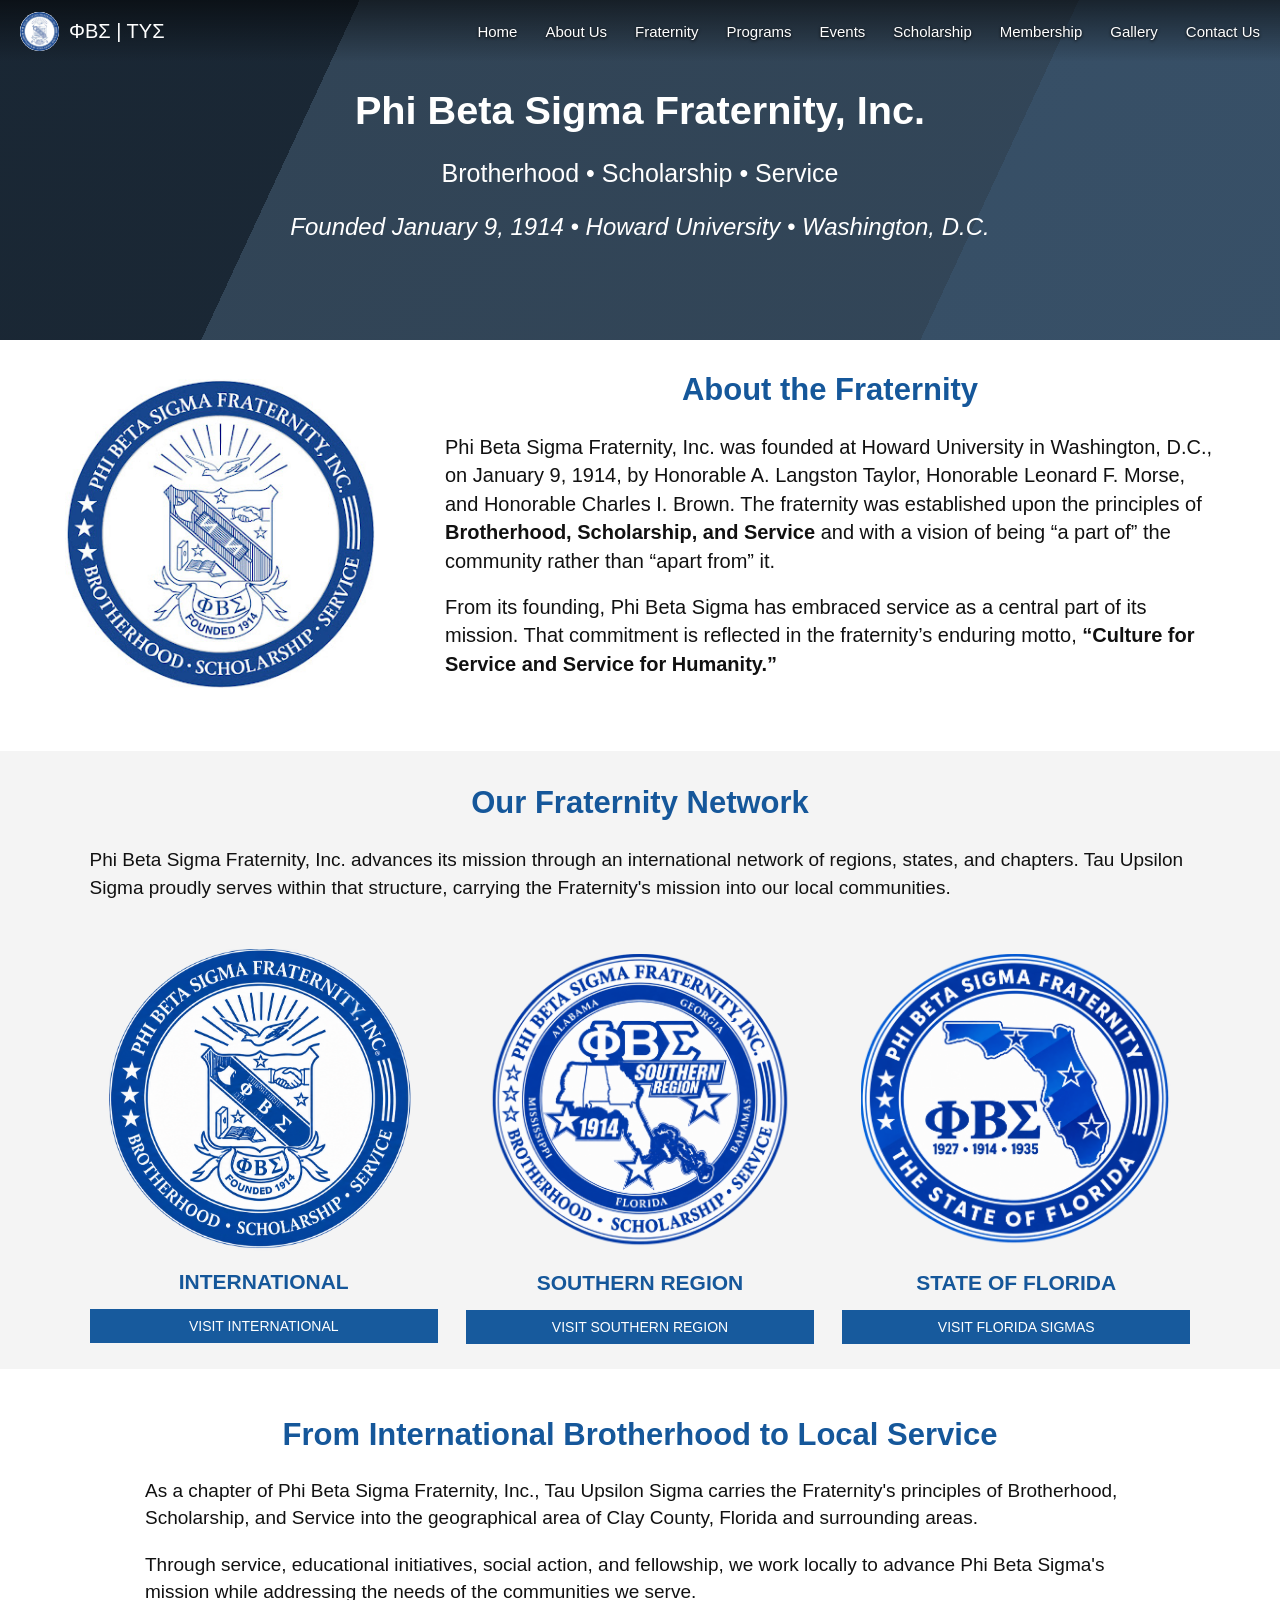
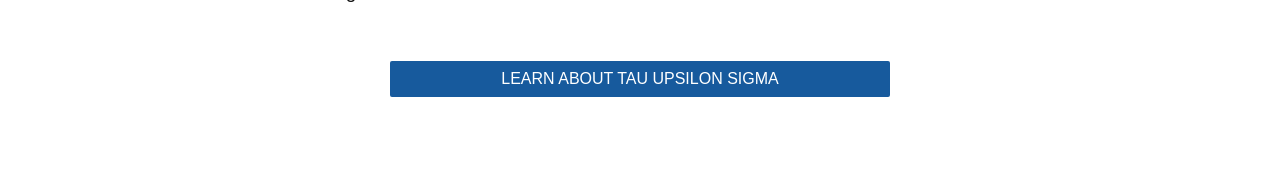
<file: fraternity.html>
<!doctype html><html lang="en"><head><meta charset="utf-8"><meta name="viewport" content="width=device-width,initial-scale=1"><title>Fraternity | Tau Upsilon Sigma</title><meta name="description" content="Phi Beta Sigma Fraternity, Inc. and the fraternity network serving Tau Upsilon Sigma Chapter."><link rel="icon" type="image/png" href="assets/branding/chapter-seal.png"><link rel="apple-touch-icon" href="assets/branding/chapter-seal.png"><link rel="stylesheet" href="styles.css"></head><body>
<header class="site-header"><a class="brand" href="index.html"><img src="assets/branding/phi-beta-sigma-seal.jpg" alt="Phi Beta Sigma seal" class="brand-seal"><span>ΦΒΣ | ΤΥΣ</span></a><button class="menu" aria-label="Open navigation" aria-expanded="false">☰</button><nav><a href="index.html">Home</a><a href="about.html">About Us</a><a class="active" href="fraternity.html">Fraternity</a><a href="programs.html">Programs</a><a href="events.html">Events</a><a href="scholarship.html">Scholarship</a><a href="membership.html">Membership</a><a href="gallery.html">Gallery</a><a href="contact.html">Contact Us</a></nav></header>
<main><section class="about-hero fraternity-hero"><div><h1>Phi Beta Sigma Fraternity, Inc.</h1><p>Brotherhood • Scholarship • Service</p><em>Founded January 9, 1914 • Howard University • Washington, D.C.</em></div></section>
<section class="fraternity-about"><div class="fraternity-about-grid"><img src="assets/branding/phi-beta-sigma-seal.jpg" alt="Phi Beta Sigma Fraternity seal"><div><h2>About the Fraternity</h2><p>Phi Beta Sigma Fraternity, Inc. was founded at Howard University in Washington, D.C., on January 9, 1914, by Honorable A. Langston Taylor, Honorable Leonard F. Morse, and Honorable Charles I. Brown. The fraternity was established upon the principles of <strong>Brotherhood, Scholarship, and Service</strong> and with a vision of being “a part of” the community rather than “apart from” it.</p><p>From its founding, Phi Beta Sigma has embraced service as a central part of its mission. That commitment is reflected in the fraternity’s enduring motto, <strong>“Culture for Service and Service for Humanity.”</strong></p></div></div></section>
<section class="fraternity-network"><h2>Our Fraternity Network</h2><p class="network-intro">Phi Beta Sigma Fraternity, Inc. advances its mission through an international network of regions, states, and chapters. Tau Upsilon Sigma proudly serves within that structure, carrying the Fraternity's mission into our local communities.</p><div class="network-grid"><article><img src="assets/branding/phi_beta_sigma_full_color_seal_transparent.png" alt="Phi Beta Sigma International seal" style="width:100%;max-width:310px;height:auto;aspect-ratio:auto;object-fit:contain"><h3>INTERNATIONAL</h3><a href="https://phibetasigma1914.org/" target="_blank" rel="noopener noreferrer">VISIT INTERNATIONAL</a></article><article><img src="assets/fraternity/southern-region.png" alt="Phi Beta Sigma Southern Region"><h3>SOUTHERN REGION</h3><a href="https://www.pbssouthern.org/" target="_blank" rel="noopener noreferrer">VISIT SOUTHERN REGION</a></article><article><img src="assets/fraternity/state-of-florida.png" alt="Phi Beta Sigma State of Florida"><h3>STATE OF FLORIDA</h3><a href="https://floridasigmas.com/" target="_blank" rel="noopener noreferrer">VISIT FLORIDA SIGMAS</a></article></div></section>
<section class="fraternity-local"><h2>From International Brotherhood to Local Service</h2><div><p>As a chapter of Phi Beta Sigma Fraternity, Inc., Tau Upsilon Sigma carries the Fraternity's principles of Brotherhood, Scholarship, and Service into the geographical area of Clay County, Florida and surrounding areas.</p><p>Through service, educational initiatives, social action, and fellowship, we work locally to advance Phi Beta Sigma's mission while addressing the needs of the communities we serve.</p></div><a class="bar-button" href="about.html">LEARN ABOUT TAU UPSILON SIGMA</a></section></main><script src="script.js"></script></body></html>
</file>
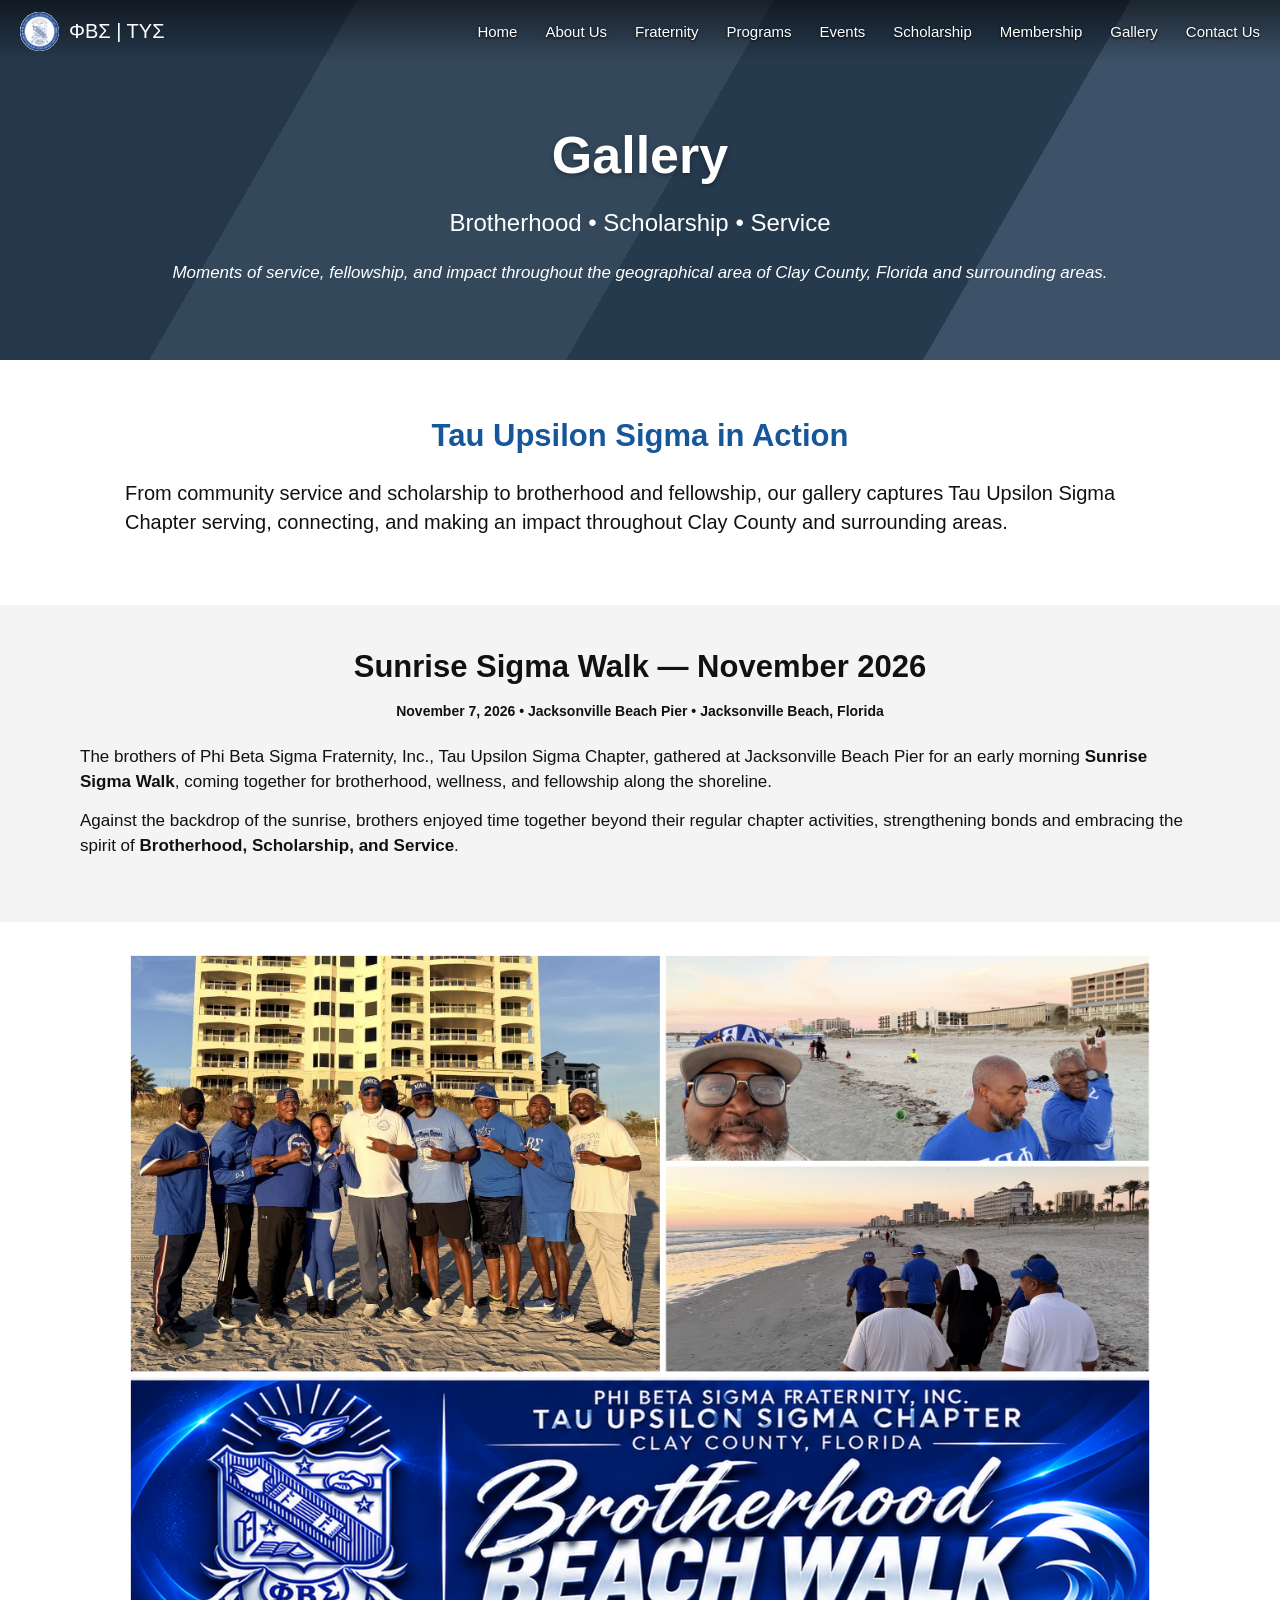
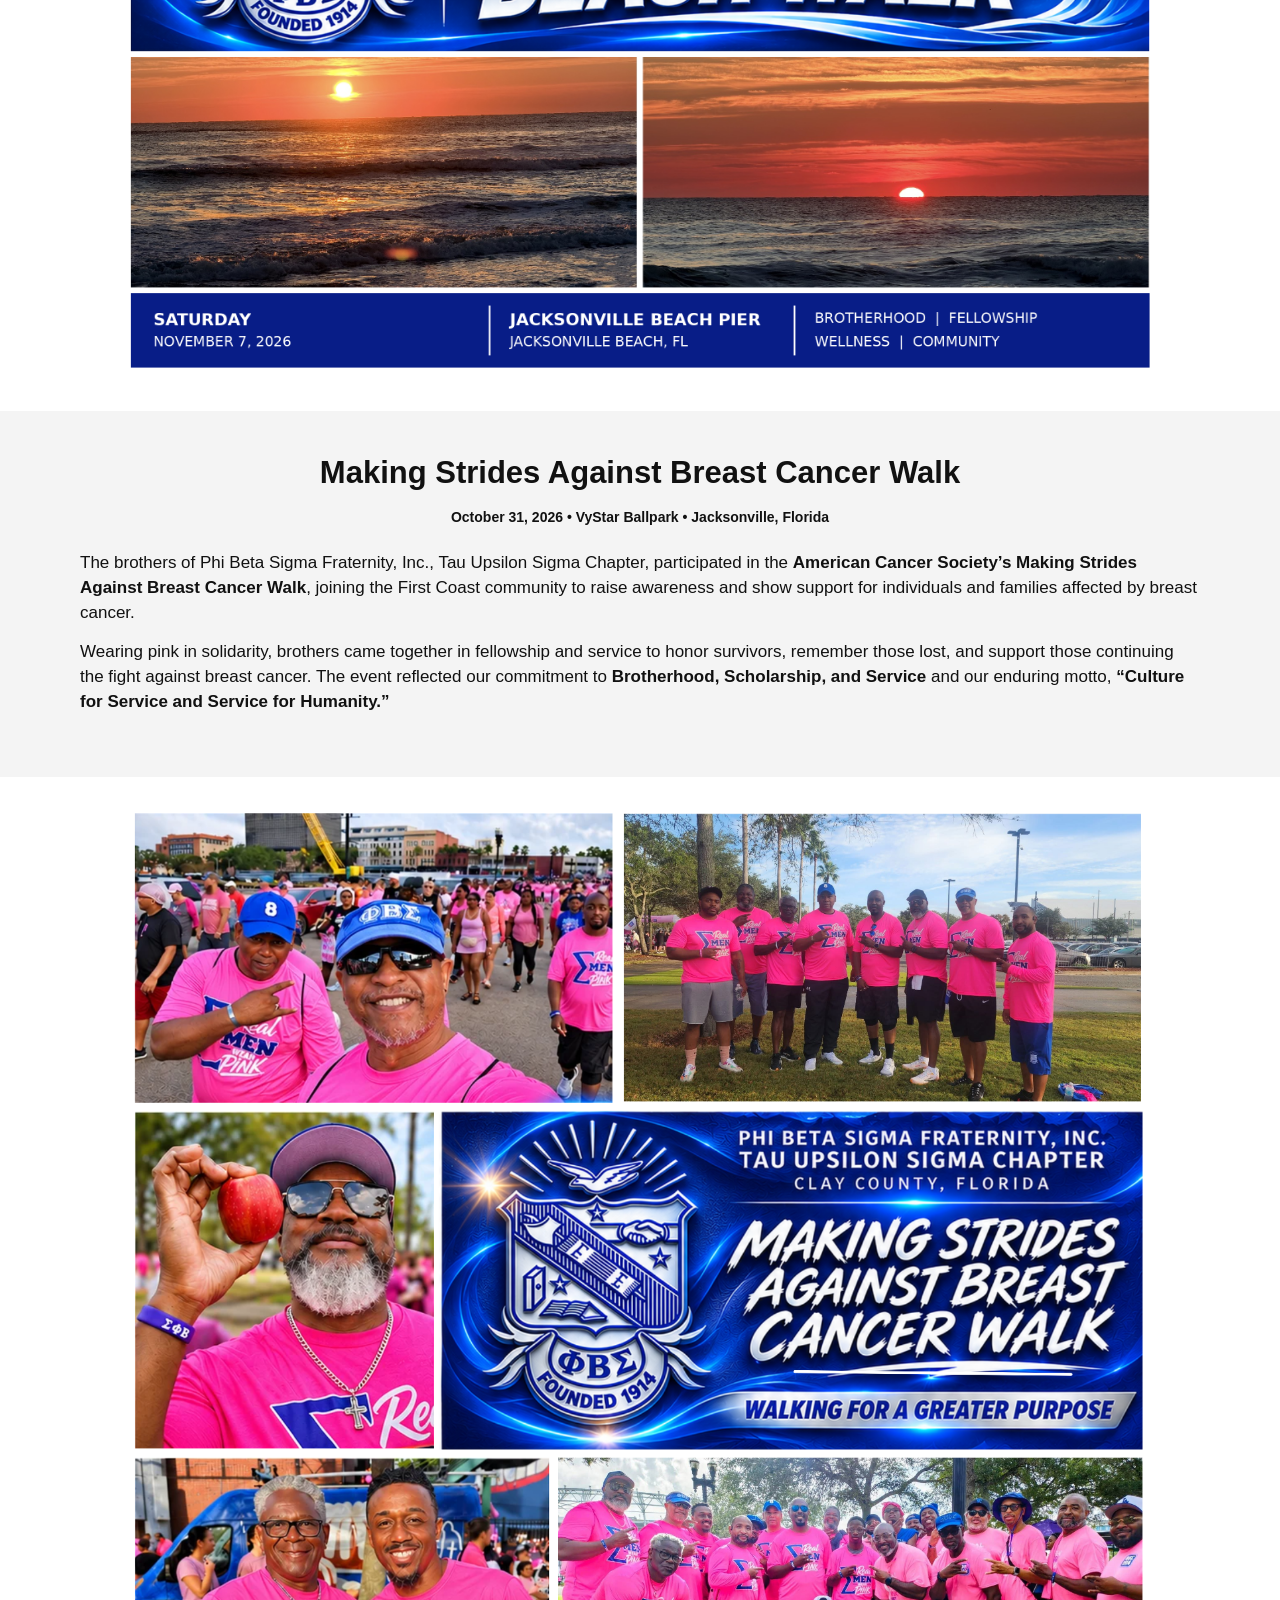
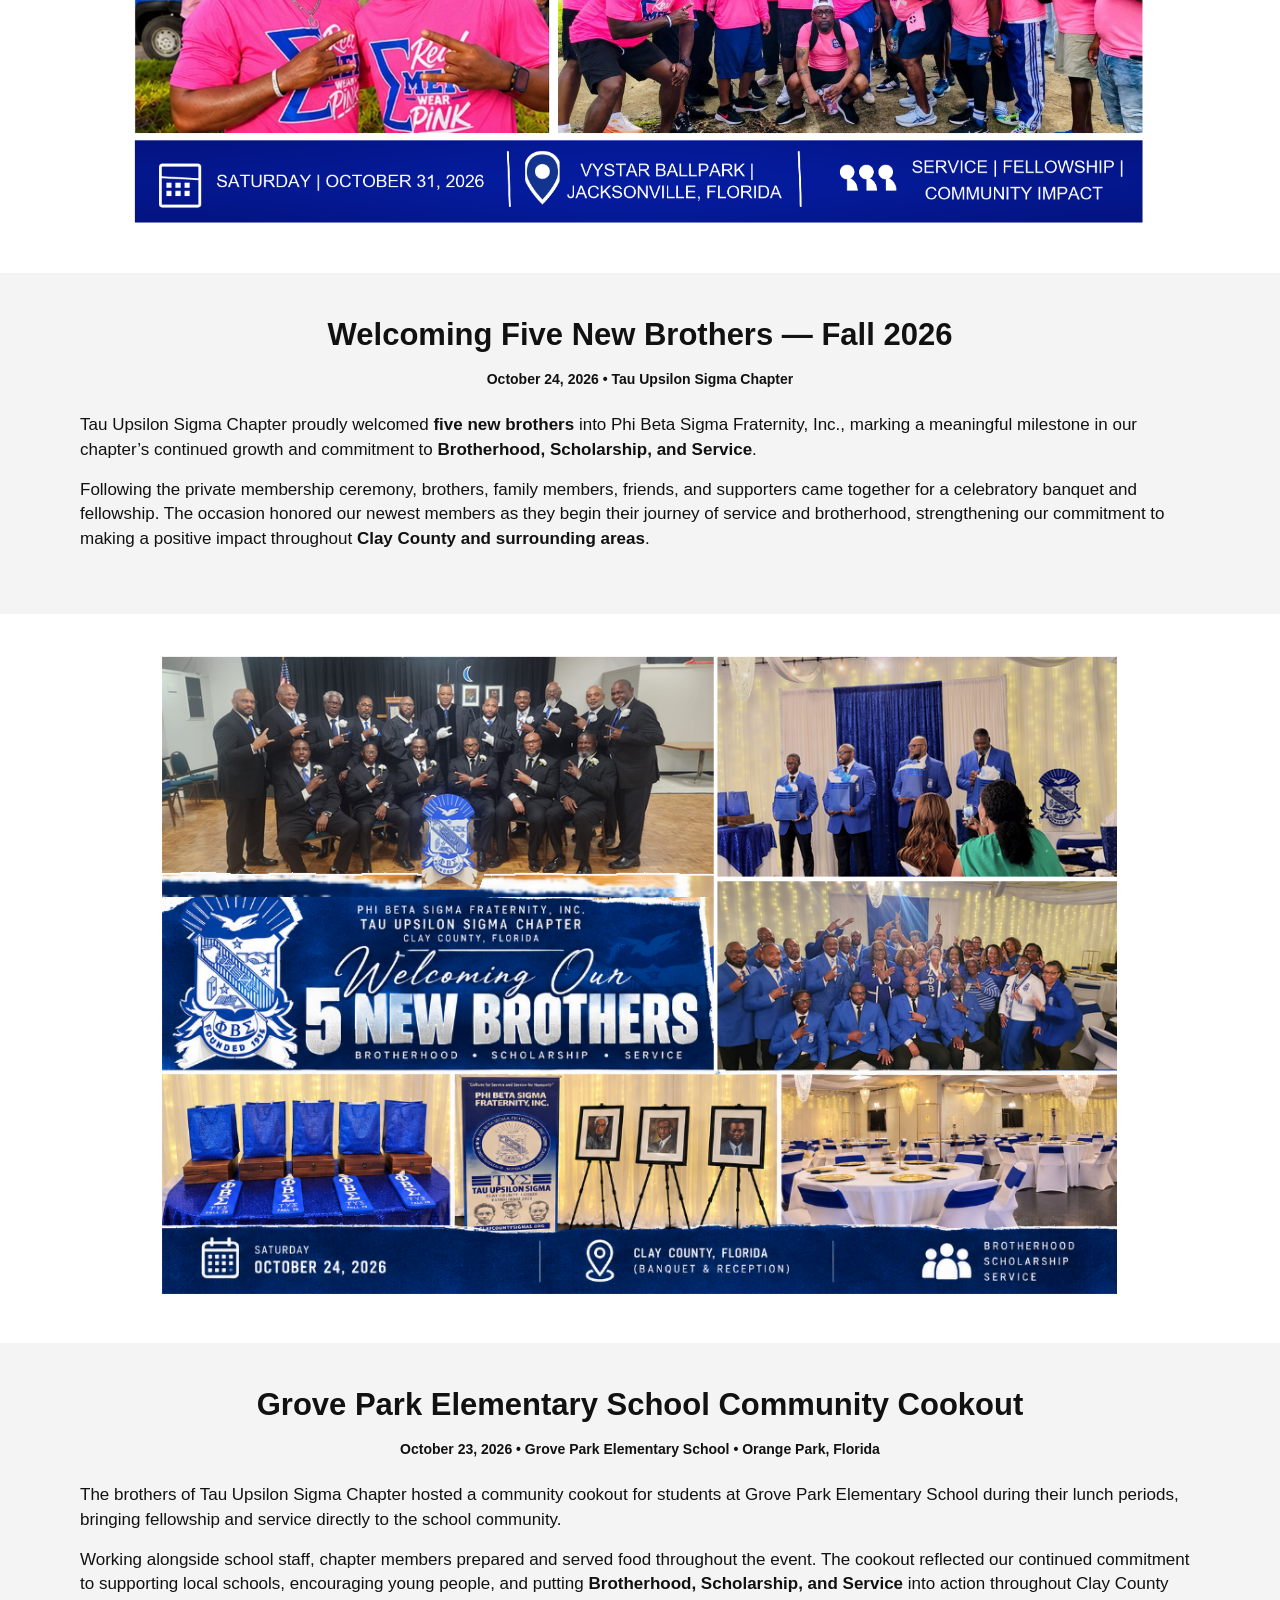
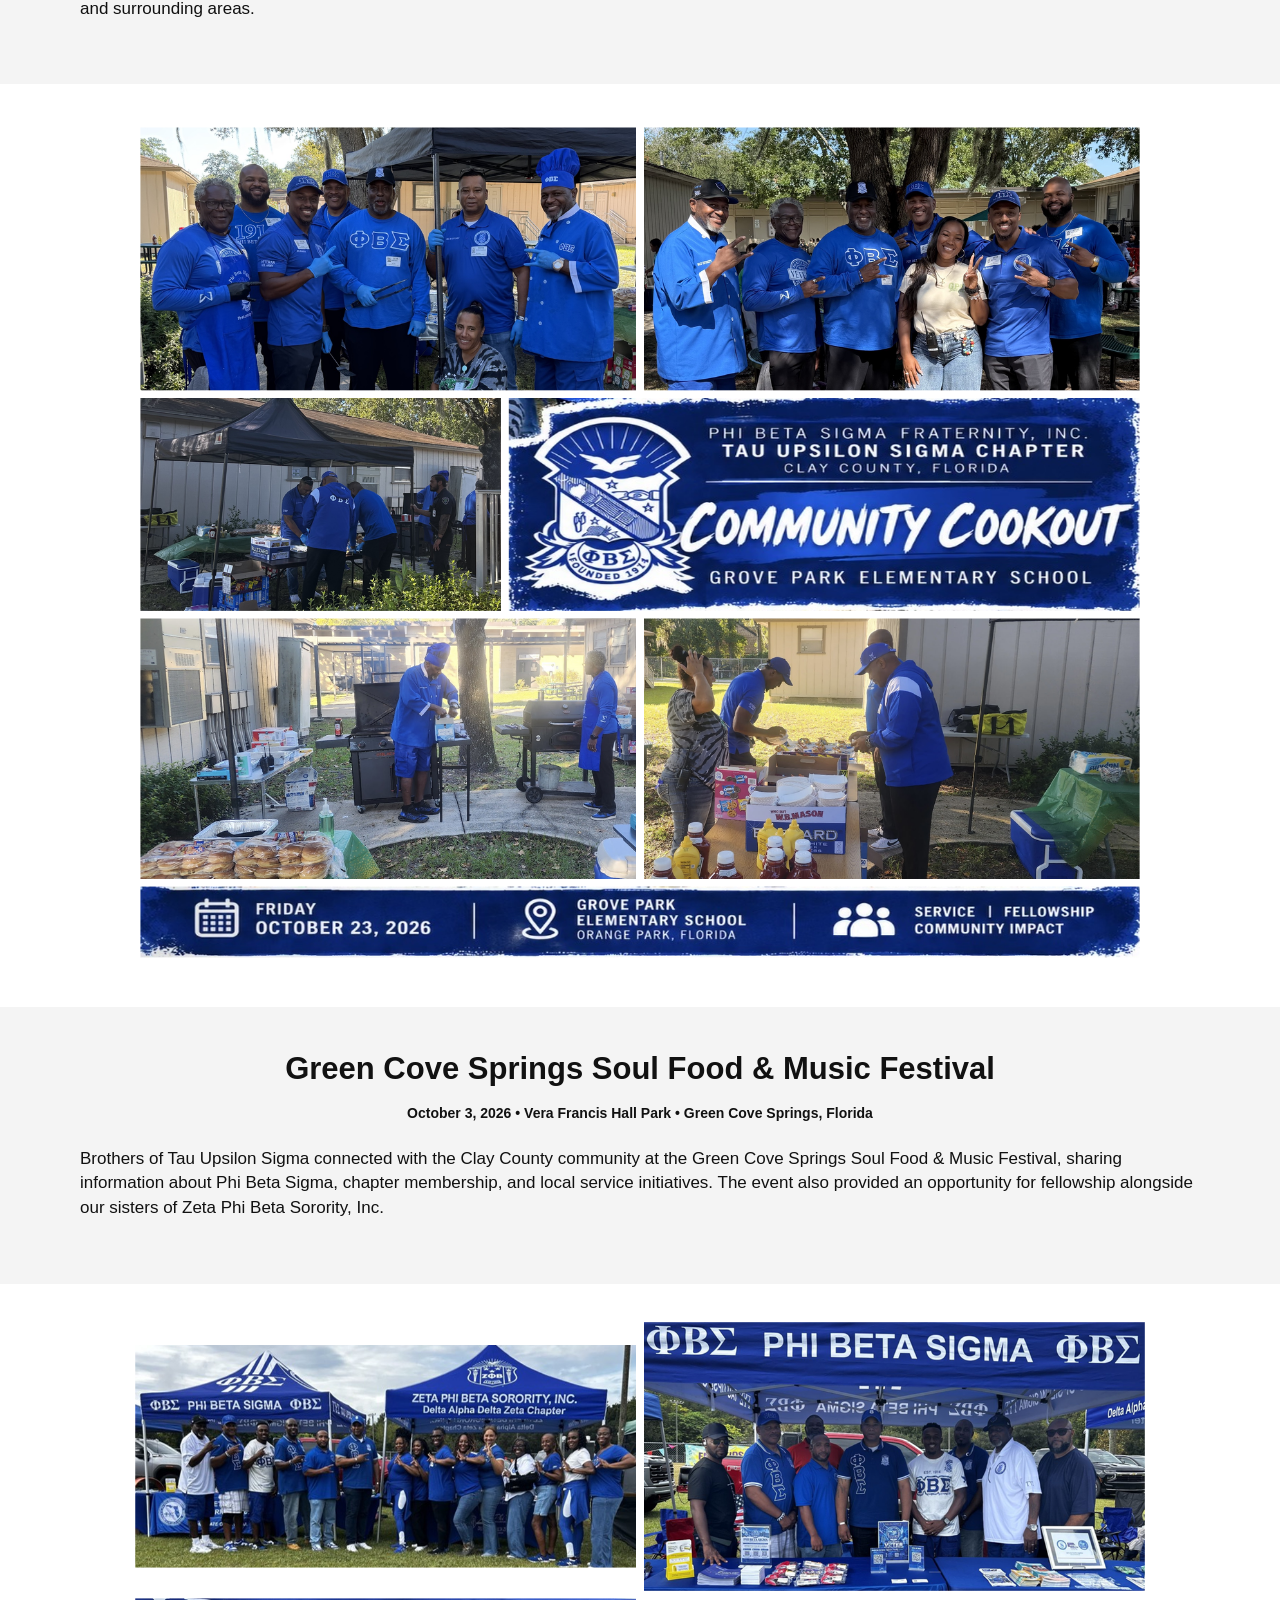
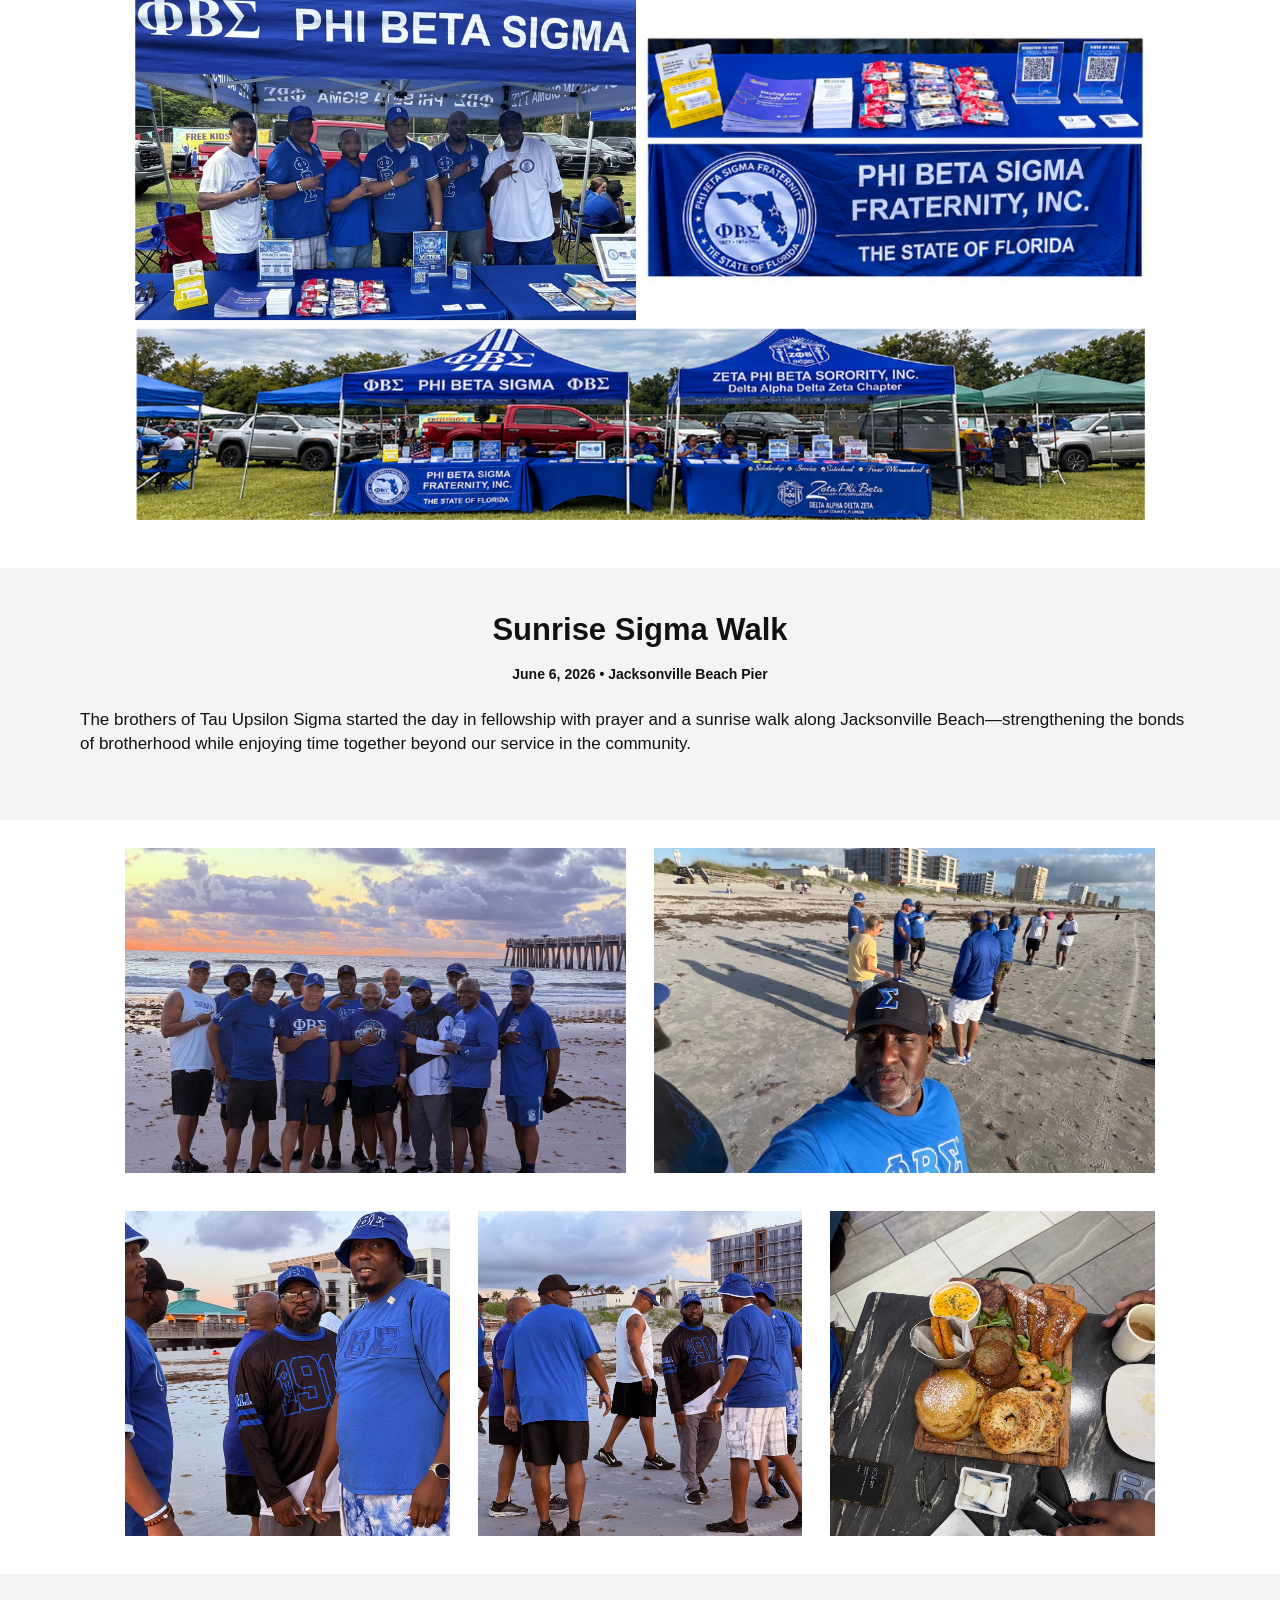
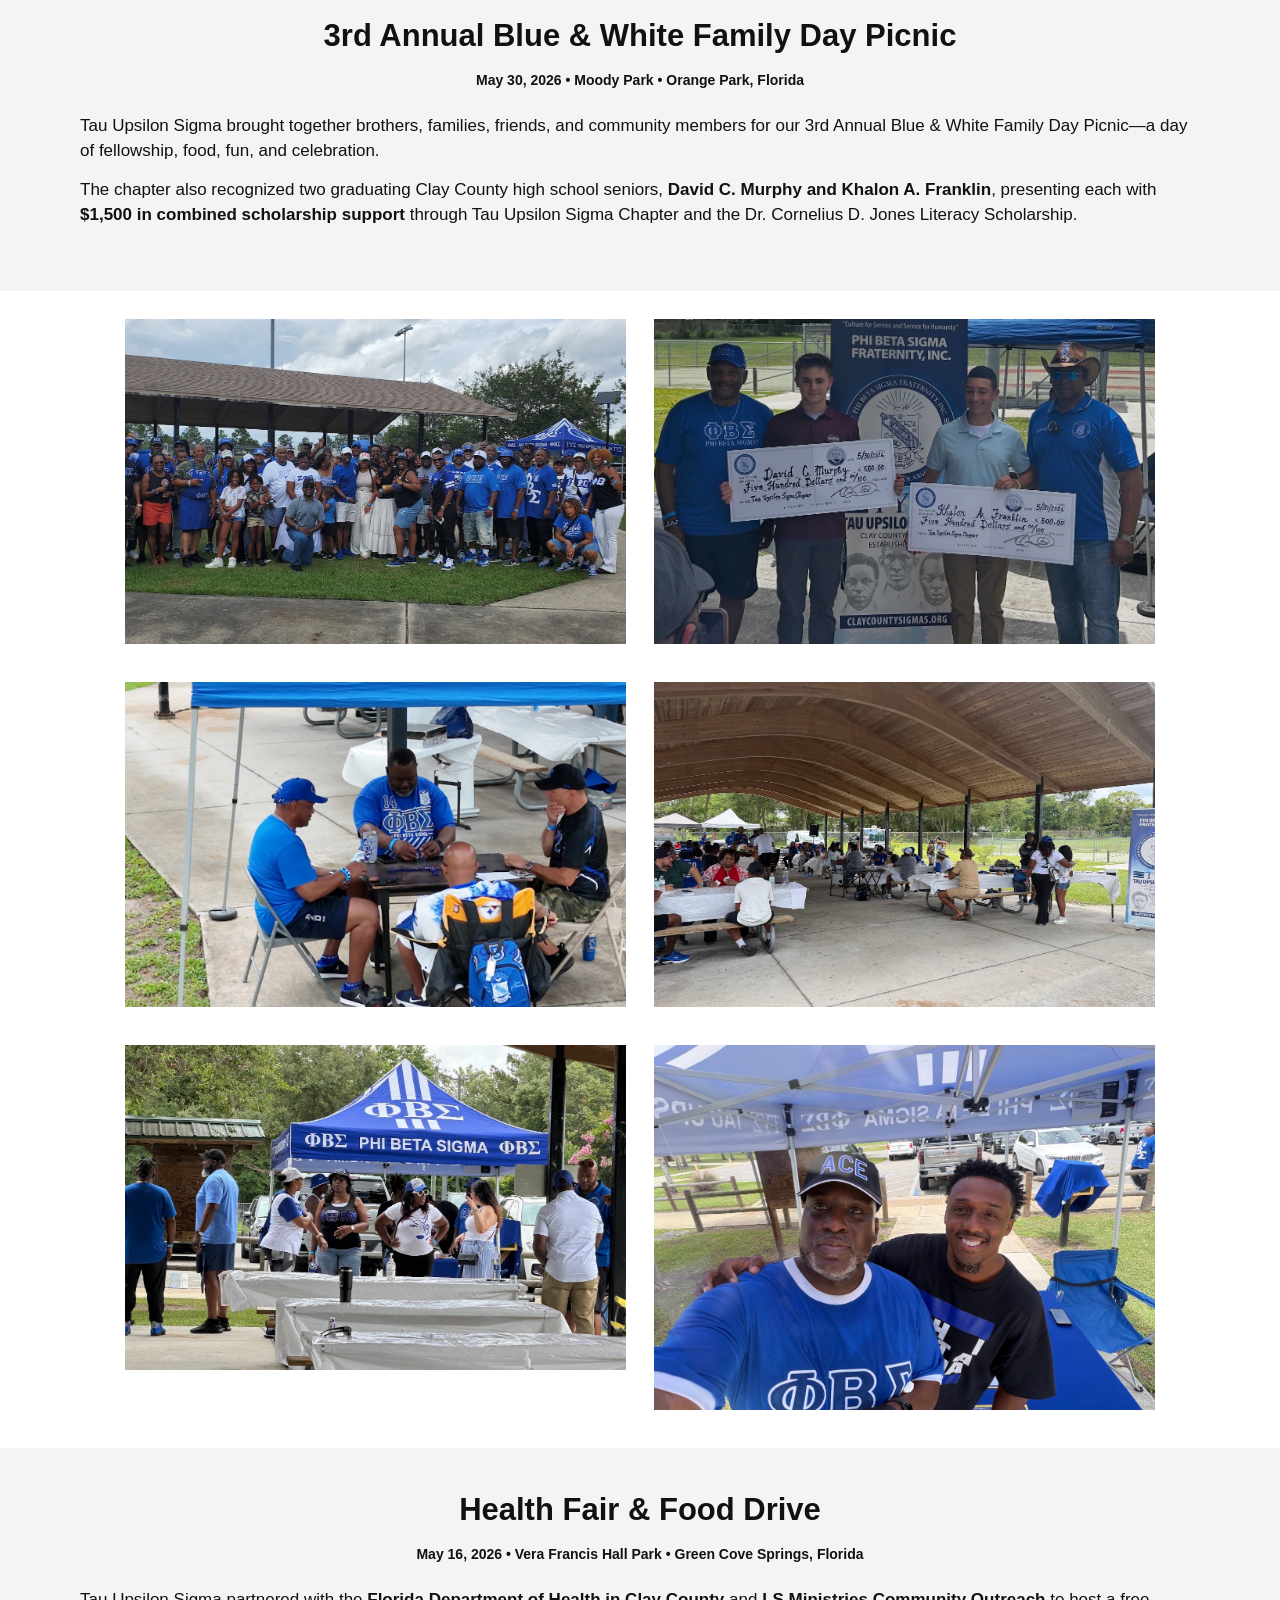
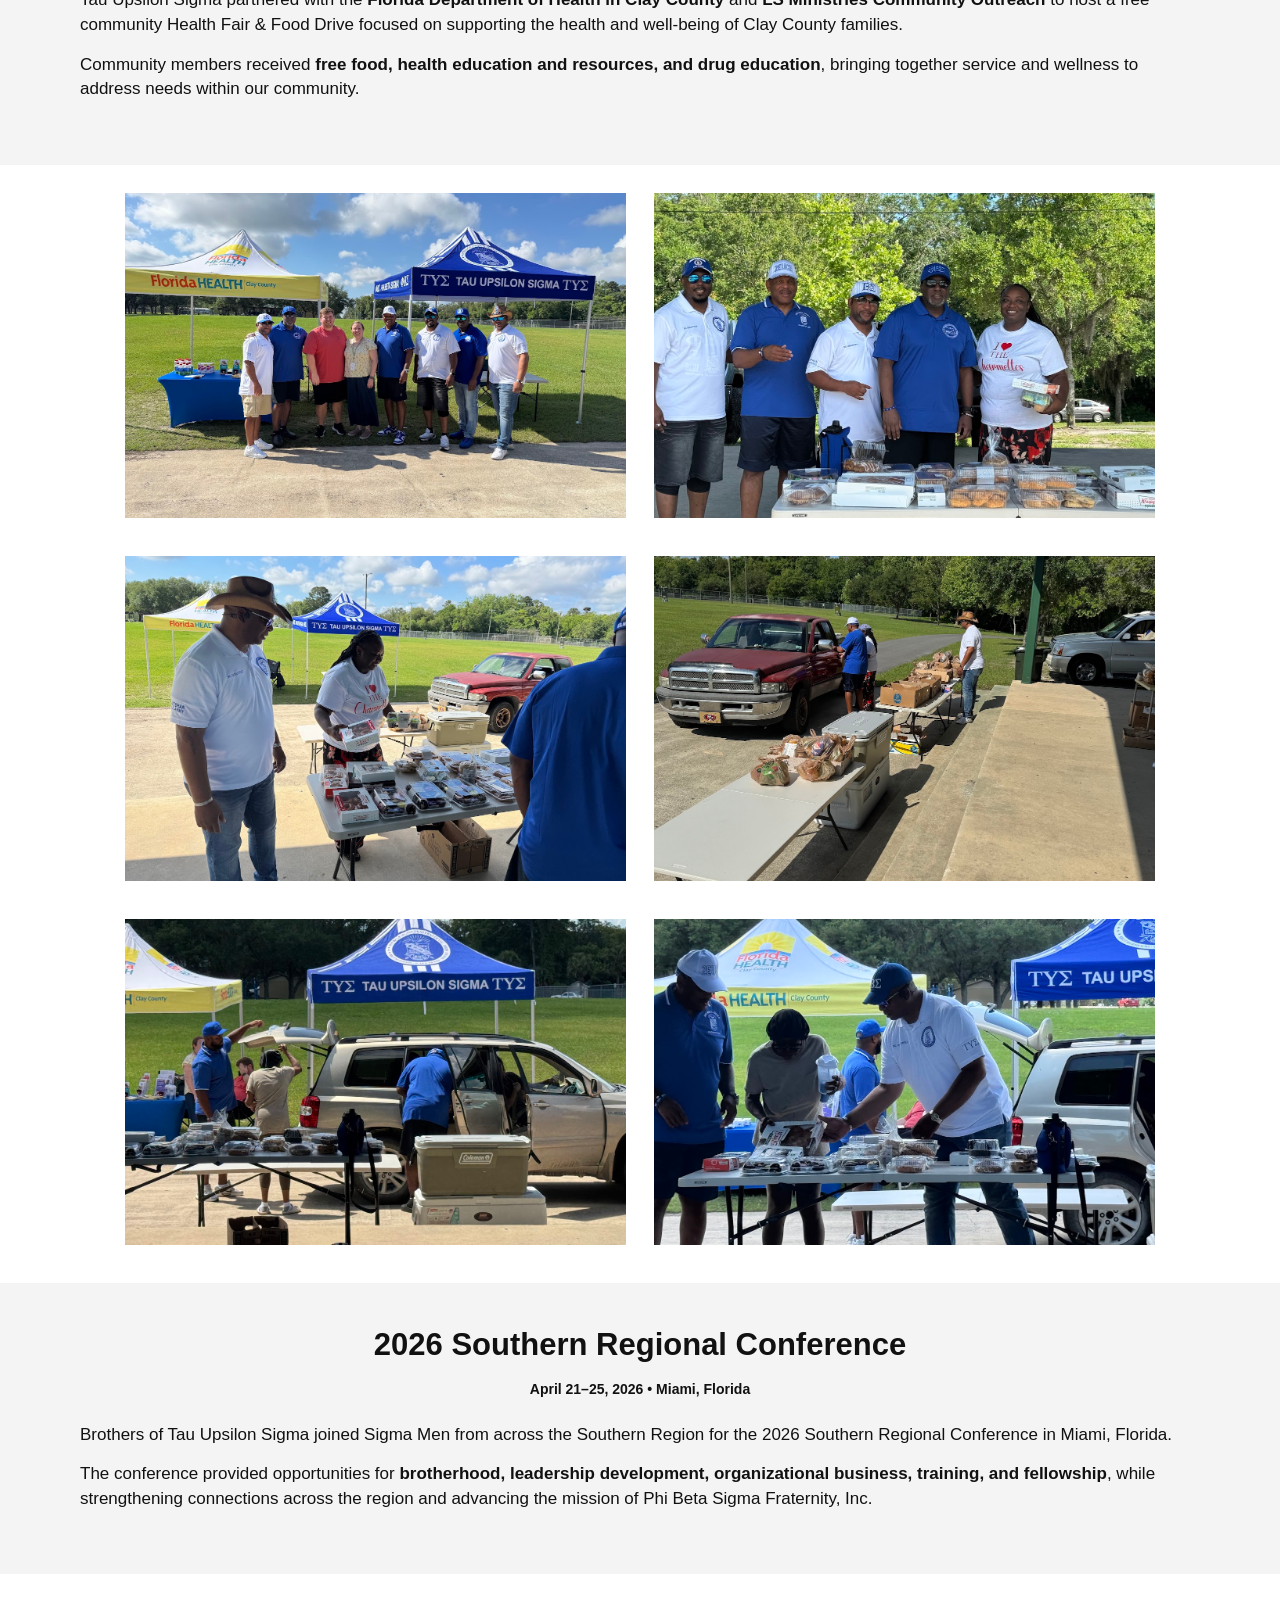
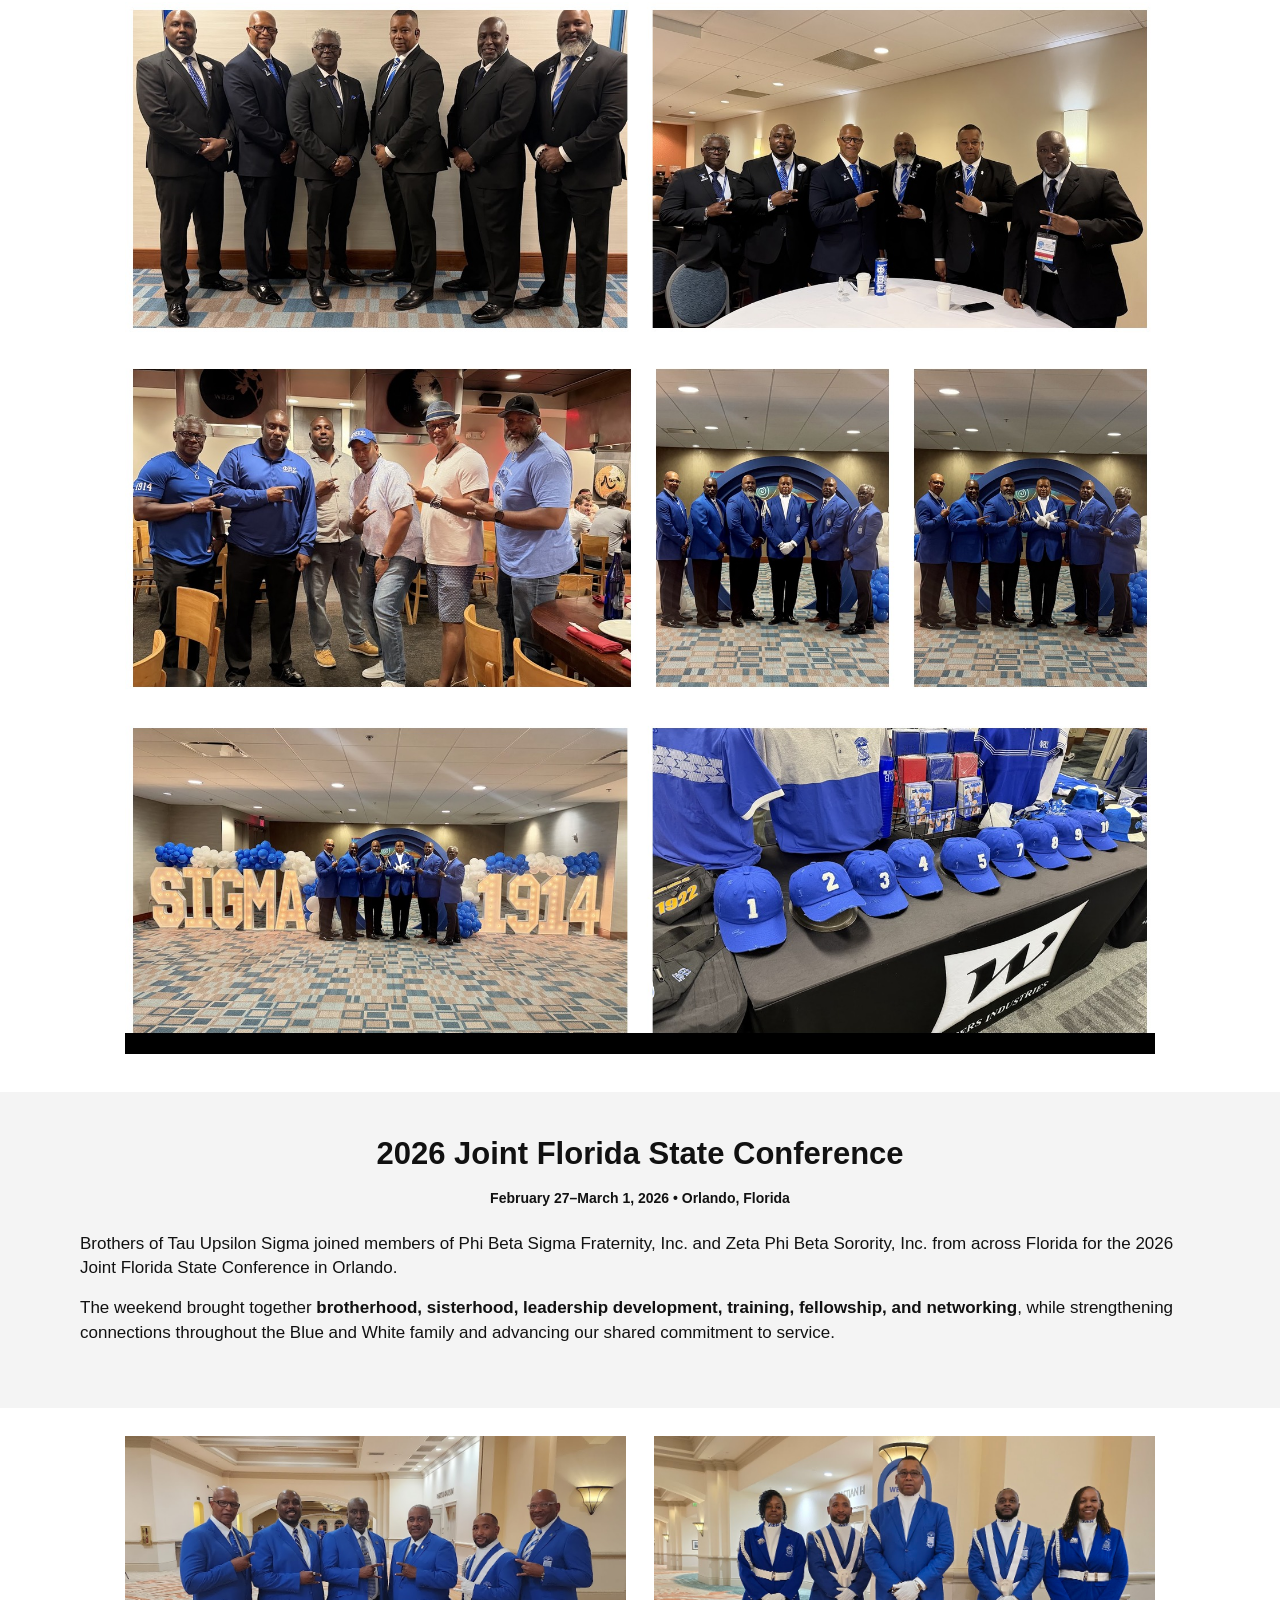
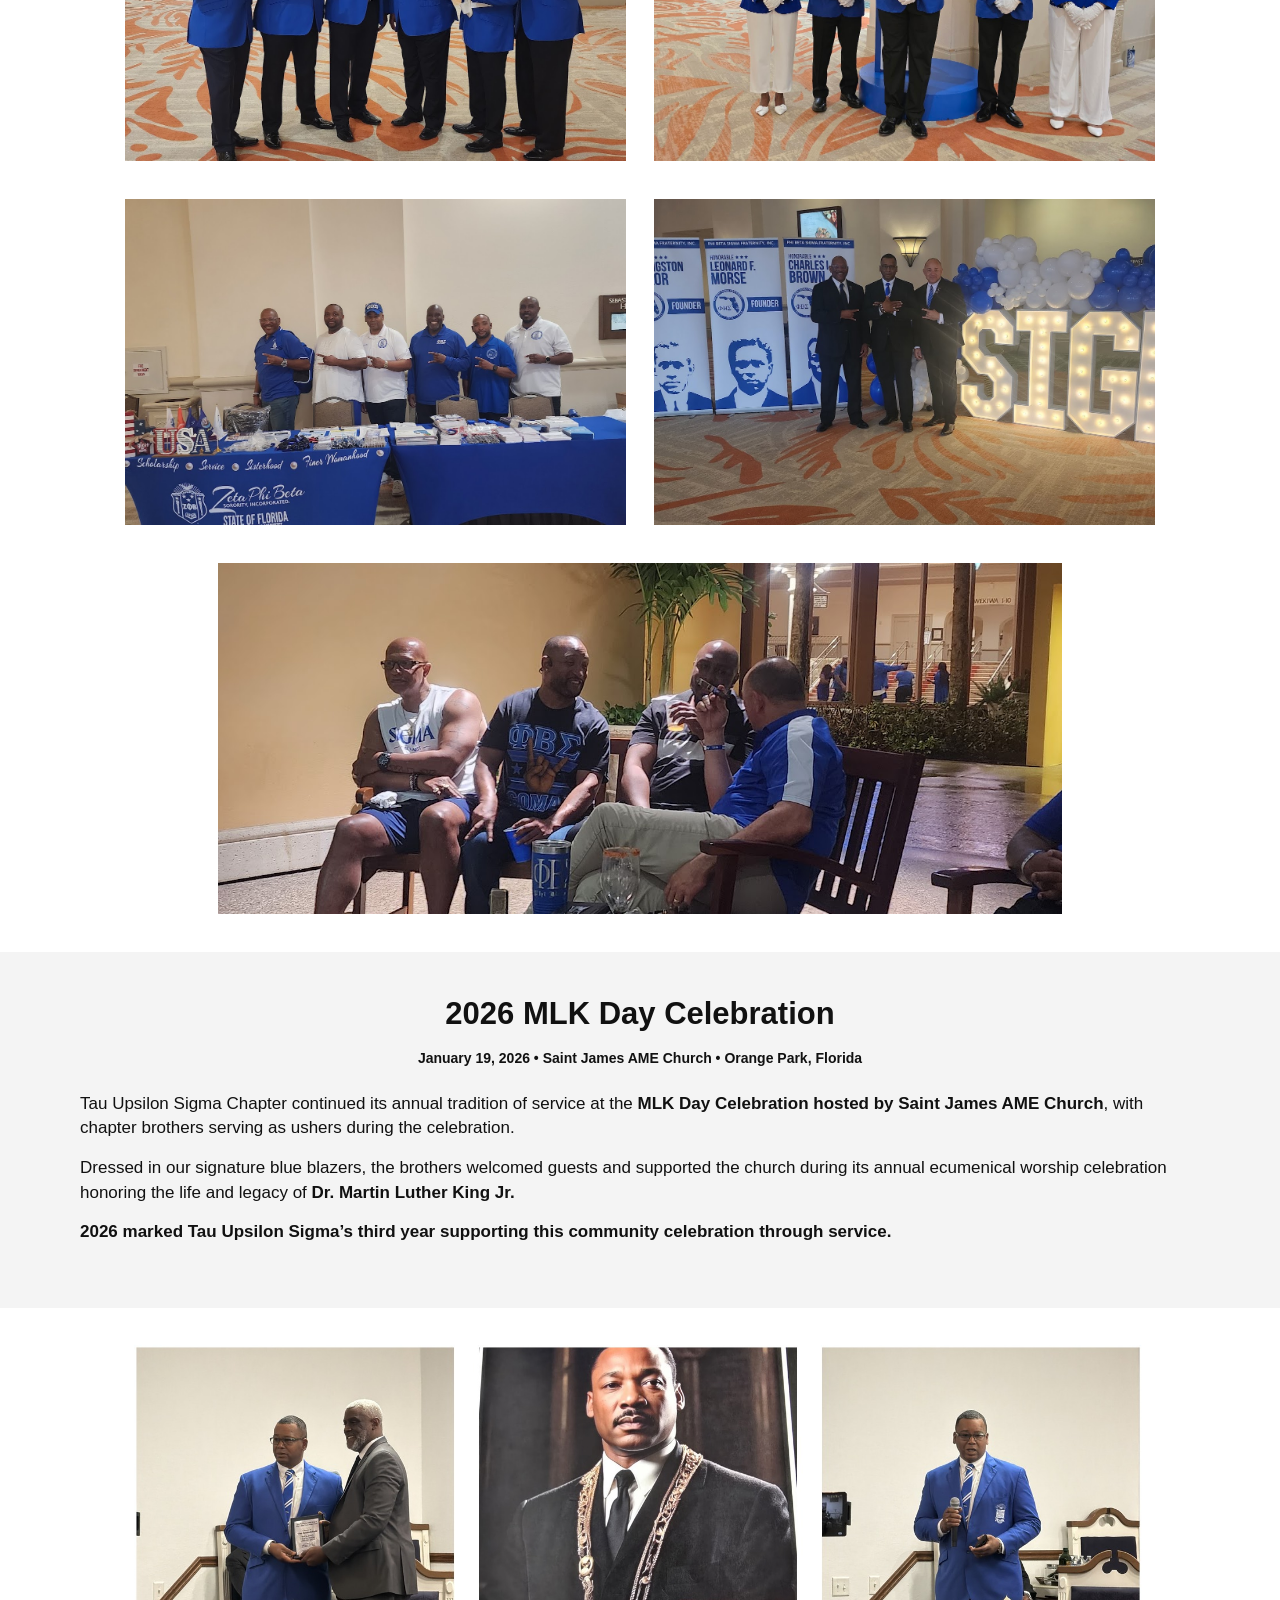
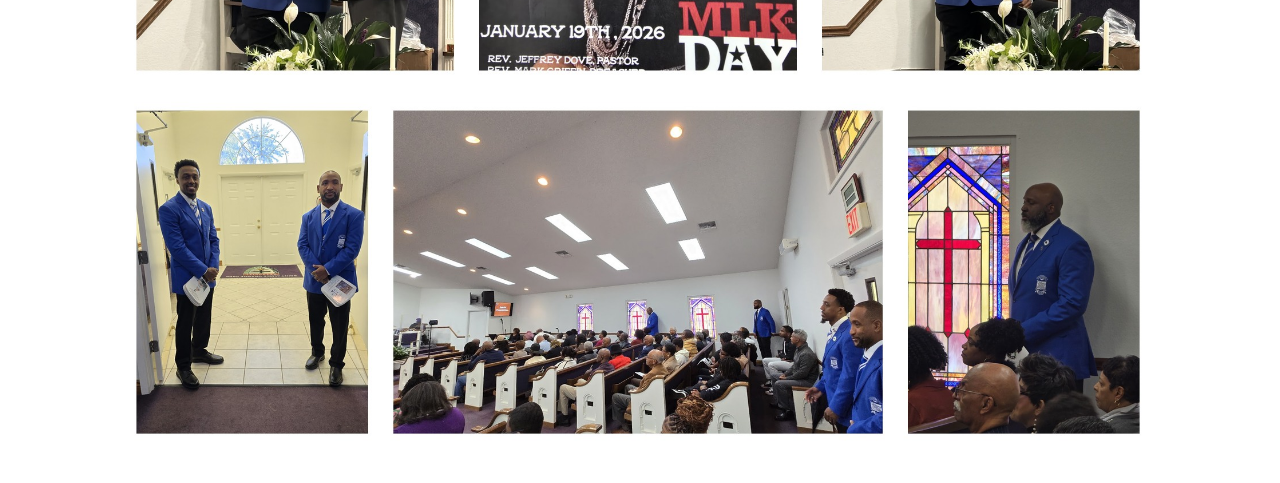
<file: gallery.html>
<!doctype html><html lang="en"><head><meta charset="utf-8"><meta name="viewport" content="width=device-width,initial-scale=1"><title>Gallery | Tau Upsilon Sigma</title><meta name="description" content="Tau Upsilon Sigma Chapter in action through brotherhood, scholarship, and service."><link rel="icon" type="image/png" href="assets/branding/chapter-seal.png"><link rel="apple-touch-icon" href="assets/branding/chapter-seal.png"><link rel="stylesheet" href="styles.css?v=20261102-gallerylinks"></head><body>
<header class="site-header"><a class="brand" href="index.html"><img src="assets/branding/phi-beta-sigma-seal.jpg" alt="Phi Beta Sigma seal" class="brand-seal"><span>ΦΒΣ | ΤΥΣ</span></a><button class="menu" aria-label="Open navigation" aria-expanded="false">☰</button><nav><a href="index.html">Home</a><a href="about.html">About Us</a><a href="fraternity.html">Fraternity</a><a href="programs.html">Programs</a><a href="events.html">Events</a><a href="scholarship.html">Scholarship</a><a href="membership.html">Membership</a><a class="active" href="gallery.html">Gallery</a><a href="contact.html">Contact Us</a></nav></header>
<main>
<section class="gallery-hero"><div><h1>Gallery</h1><p>Brotherhood • Scholarship • Service</p><em>Moments of service, fellowship, and impact throughout the geographical area of Clay County, Florida and surrounding areas.</em></div></section>
<section class="gallery-intro"><h2>Tau Upsilon Sigma in Action</h2><p>From community service and scholarship to brotherhood and fellowship, our gallery captures Tau Upsilon Sigma Chapter serving, connecting, and making an impact throughout Clay County and surrounding areas.</p></section>
<section class="gallery-event" id="sunrise-sigma-walk-november-2026"><div class="gallery-copy"><h2>Sunrise Sigma Walk — November 2026</h2><h4>November 7, 2026 • Jacksonville Beach Pier • Jacksonville Beach, Florida</h4><p>The brothers of Phi Beta Sigma Fraternity, Inc., Tau Upsilon Sigma Chapter, gathered at Jacksonville Beach Pier for an early morning <strong>Sunrise Sigma Walk</strong>, coming together for brotherhood, wellness, and fellowship along the shoreline.</p><p>Against the backdrop of the sunrise, brothers enjoyed time together beyond their regular chapter activities, strengthening bonds and embracing the spirit of <strong>Brotherhood, Scholarship, and Service</strong>.</p></div><div class="gallery-collage"><img src="assets/gallery/2026/sigma-walk-november-2026/Sunrise_Sigma_Walk_Exact_Layout_Authentic_Photos.png" alt="Sunrise Sigma Walk collage featuring original photographs of Tau Upsilon Sigma brothers at Jacksonville Beach on November 7, 2026" style="display:block;width:100%;height:auto" loading="lazy"></div></section>
<section class="gallery-event" id="making-strides-2026"><div class="gallery-copy"><h2>Making Strides Against Breast Cancer Walk</h2><h4>October 31, 2026 • VyStar Ballpark • Jacksonville, Florida</h4><p>The brothers of Phi Beta Sigma Fraternity, Inc., Tau Upsilon Sigma Chapter, participated in the <strong>American Cancer Society’s Making Strides Against Breast Cancer Walk</strong>, joining the First Coast community to raise awareness and show support for individuals and families affected by breast cancer.</p><p>Wearing pink in solidarity, brothers came together in fellowship and service to honor survivors, remember those lost, and support those continuing the fight against breast cancer. The event reflected our commitment to <strong>Brotherhood, Scholarship, and Service</strong> and our enduring motto, <strong>“Culture for Service and Service for Humanity.”</strong></p></div><div class="gallery-collage"><img src="assets/gallery/2026/making-strides/Breast%20Cancer%20Walk-Final.png" alt="Collage of Tau Upsilon Sigma brothers participating in the October 31, 2026 Making Strides Against Breast Cancer Walk at VyStar Ballpark in Jacksonville" style="display:block;width:100%;height:auto" loading="lazy"></div></section>
<section class="gallery-event"><div class="gallery-copy"><h2>Welcoming Five New Brothers — Fall 2026</h2><h4>October 24, 2026 • Tau Upsilon Sigma Chapter</h4><p>Tau Upsilon Sigma Chapter proudly welcomed <strong>five new brothers</strong> into Phi Beta Sigma Fraternity, Inc., marking a meaningful milestone in our chapter’s continued growth and commitment to <strong>Brotherhood, Scholarship, and Service</strong>.</p><p>Following the private membership ceremony, brothers, family members, friends, and supporters came together for a celebratory banquet and fellowship. The occasion honored our newest members as they begin their journey of service and brotherhood, strengthening our commitment to making a positive impact throughout <strong>Clay County and surrounding areas</strong>.</p></div><div class="gallery-collage"><img src="assets/gallery/2026/fall-2026-new-member-celebration/collage2.png" alt="Fall 2026 celebration welcoming five new Tau Upsilon Sigma brothers, with post-ceremony and banquet photographs" style="display:block;width:100%;height:auto"></div></section>
<section class="gallery-event"><div class="gallery-copy"><h2>Grove Park Elementary School Community Cookout</h2><h4>October 23, 2026 • Grove Park Elementary School • Orange Park, Florida</h4><p>The brothers of Tau Upsilon Sigma Chapter hosted a community cookout for students at Grove Park Elementary School during their lunch periods, bringing fellowship and service directly to the school community.</p><p>Working alongside school staff, chapter members prepared and served food throughout the event. The cookout reflected our continued commitment to supporting local schools, encouraging young people, and putting <strong>Brotherhood, Scholarship, and Service</strong> into action throughout Clay County and surrounding areas.</p></div><div class="gallery-collage"><img src="assets/gallery/2026/grove-park-elementary-cookout/community_cookout_authentic_collage_v1.png" alt="Tau Upsilon Sigma members and Grove Park Elementary School staff at the community cookout, preparing and serving food" style="display:block;width:100%;height:auto"></div></section>
<section class="gallery-event"><div class="gallery-copy"><h2 id="soul-food-festival-2026">Green Cove Springs Soul Food &amp; Music Festival</h2><h4>October 3, 2026 • Vera Francis Hall Park • Green Cove Springs, Florida</h4><p>Brothers of Tau Upsilon Sigma connected with the Clay County community at the Green Cove Springs Soul Food &amp; Music Festival, sharing information about Phi Beta Sigma, chapter membership, and local service initiatives. The event also provided an opportunity for fellowship alongside our sisters of Zeta Phi Beta Sorority, Inc.</p></div><div class="gallery-collage"><img src="assets/gallery/2026/soul-food-festival/corrected_collage.png" alt="Soul Food Festival photo collage" style="display:block;width:100%;height:auto"></div></section>
<section class="gallery-event"><div class="gallery-copy"><h2>Sunrise Sigma Walk</h2><h4>June 6, 2026 • Jacksonville Beach Pier</h4><p>The brothers of Tau Upsilon Sigma started the day in fellowship with prayer and a sunrise walk along Jacksonville Beach—strengthening the bonds of brotherhood while enjoying time together beyond our service in the community.</p></div><div class="gallery-grid sigma-grid"><img src="assets/gallery/2026/sigma-walk/01.jpg" alt="Sunrise Sigma Walk 1"><img src="assets/gallery/2026/sigma-walk/02.jpg" alt="Sunrise Sigma Walk 2"><img src="assets/gallery/2026/sigma-walk/03.jpg" alt="Sunrise Sigma Walk 3"><img src="assets/gallery/2026/sigma-walk/04.jpg" alt="Sunrise Sigma Walk 4"><img src="assets/gallery/2026/sigma-walk/05.jpg" alt="Sunrise Sigma Walk 5"></div></section>
<section class="gallery-event"><div class="gallery-copy"><h2>3rd Annual Blue &amp; White Family Day Picnic</h2><h4>May 30, 2026 • Moody Park • Orange Park, Florida</h4><p>Tau Upsilon Sigma brought together brothers, families, friends, and community members for our 3rd Annual Blue &amp; White Family Day Picnic—a day of fellowship, food, fun, and celebration.</p><p>The chapter also recognized two graduating Clay County high school seniors, <strong>David C. Murphy and Khalon A. Franklin</strong>, presenting each with <strong>$1,500 in combined scholarship support</strong> through Tau Upsilon Sigma Chapter and the Dr. Cornelius D. Jones Literacy Scholarship.</p></div><div class="gallery-grid"><img src="assets/gallery/2026/family-day-picnic/01.jpg" alt="Blue and White Family Day Picnic 1"><img src="assets/gallery/2026/family-day-picnic/02.jpg" alt="Blue and White Family Day Picnic 2"><img src="assets/gallery/2026/family-day-picnic/03.jpg" alt="Blue and White Family Day Picnic 3"><img src="assets/gallery/2026/family-day-picnic/04.jpg" alt="Blue and White Family Day Picnic 4"><img src="assets/gallery/2026/family-day-picnic/05.jpg" alt="Blue and White Family Day Picnic 5"><img src="assets/gallery/2026/family-day-picnic/06.jpg" alt="Blue and White Family Day Picnic 6"></div></section>
<section class="gallery-event"><div class="gallery-copy"><h2>Health Fair &amp; Food Drive</h2><h4>May 16, 2026 • Vera Francis Hall Park • Green Cove Springs, Florida</h4><p>Tau Upsilon Sigma partnered with the <strong>Florida Department of Health in Clay County</strong> and <strong>LS Ministries Community Outreach</strong> to host a free community Health Fair &amp; Food Drive focused on supporting the health and well-being of Clay County families.</p><p>Community members received <strong>free food, health education and resources, and drug education</strong>, bringing together service and wellness to address needs within our community.</p></div><div class="gallery-grid"><img src="assets/gallery/2026/health-fair/01.jpg" alt="Health Fair and Food Drive 1"><img src="assets/gallery/2026/health-fair/02.jpg" alt="Health Fair and Food Drive 2"><img src="assets/gallery/2026/health-fair/03.jpg" alt="Health Fair and Food Drive 3"><img src="assets/gallery/2026/health-fair/04.jpg" alt="Health Fair and Food Drive 4"><img src="assets/gallery/2026/health-fair/05.jpg" alt="Health Fair and Food Drive 5"><img src="assets/gallery/2026/health-fair/06.jpg" alt="Health Fair and Food Drive 6"></div></section>
<section class="gallery-event"><div class="gallery-copy"><h2>2026 Southern Regional Conference</h2><h4>April 21–25, 2026 • Miami, Florida</h4><p>Brothers of Tau Upsilon Sigma joined Sigma Men from across the Southern Region for the 2026 Southern Regional Conference in Miami, Florida.</p><p>The conference provided opportunities for <strong>brotherhood, leadership development, organizational business, training, and fellowship</strong>, while strengthening connections across the region and advancing the mission of Phi Beta Sigma Fraternity, Inc.</p></div><div class="gallery-collage"><img src="assets/gallery/2026/southern-regional-conference/collage.jpg" alt="2026 Southern Regional Conference photo collage"></div></section>
<section class="gallery-event"><div class="gallery-copy"><h2>2026 Joint Florida State Conference</h2><h4>February 27–March 1, 2026 • Orlando, Florida</h4><p>Brothers of Tau Upsilon Sigma joined members of Phi Beta Sigma Fraternity, Inc. and Zeta Phi Beta Sorority, Inc. from across Florida for the 2026 Joint Florida State Conference in Orlando.</p><p>The weekend brought together <strong>brotherhood, sisterhood, leadership development, training, fellowship, and networking</strong>, while strengthening connections throughout the Blue and White family and advancing our shared commitment to service.</p></div><div class="gallery-grid state-grid"><img src="assets/gallery/2026/florida-state-conference/01.jpg" alt="Joint Florida State Conference 1"><img src="assets/gallery/2026/florida-state-conference/02.jpg" alt="Joint Florida State Conference 2"><img src="assets/gallery/2026/florida-state-conference/03.jpg" alt="Joint Florida State Conference 3"><img src="assets/gallery/2026/florida-state-conference/04.jpg" alt="Joint Florida State Conference 4"><img src="assets/gallery/2026/florida-state-conference/05.jpg" alt="Joint Florida State Conference 5"></div></section>
<section class="gallery-event"><div class="gallery-copy"><h2>2026 MLK Day Celebration</h2><h4>January 19, 2026 • Saint James AME Church • Orange Park, Florida</h4><p>Tau Upsilon Sigma Chapter continued its annual tradition of service at the <strong>MLK Day Celebration hosted by Saint James AME Church</strong>, with chapter brothers serving as ushers during the celebration.</p><p>Dressed in our signature blue blazers, the brothers welcomed guests and supported the church during its annual ecumenical worship celebration honoring the life and legacy of <strong>Dr. Martin Luther King Jr.</strong></p><p><strong>2026 marked Tau Upsilon Sigma’s third year supporting this community celebration through service.</strong></p></div><div class="gallery-collage"><img src="assets/gallery/2026/mlk-day/collage.jpg" alt="2026 MLK Day Celebration photo collage"></div></section>
</main><script src="script.js"></script></body></html>
</file>
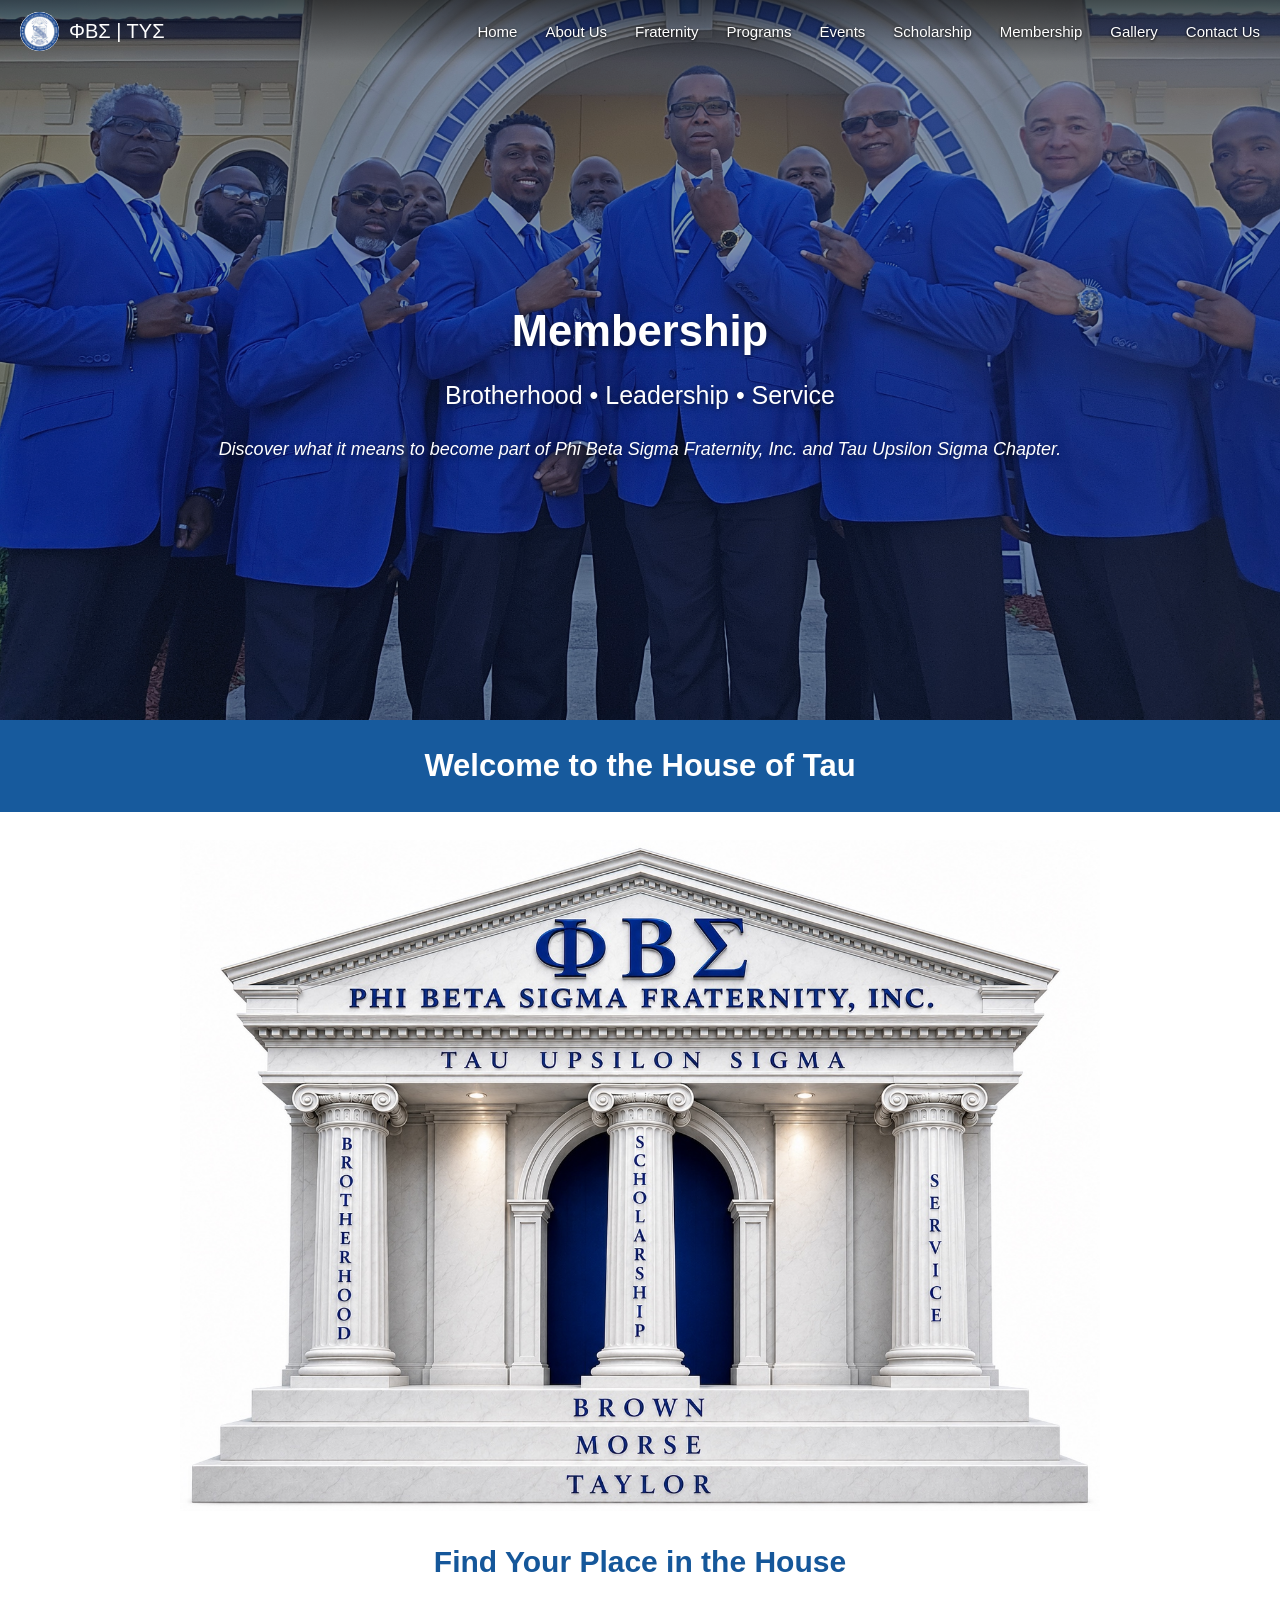
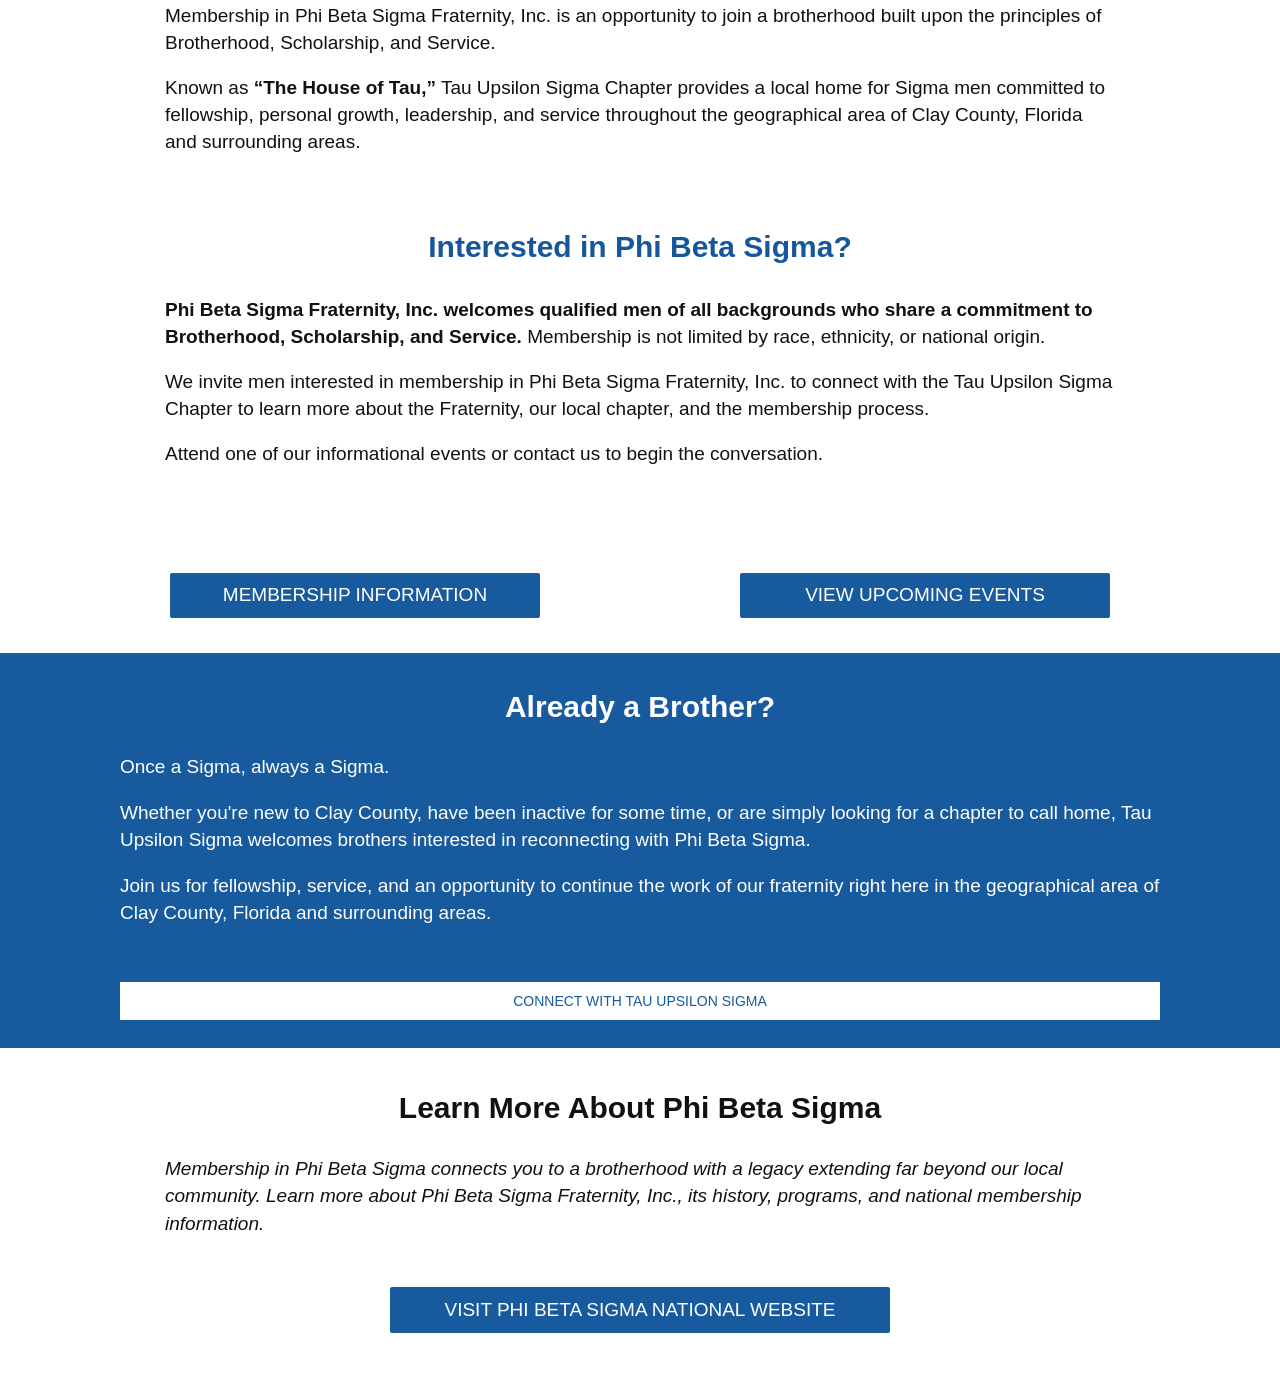
<file: membership.html>
<!doctype html><html lang="en"><head><meta charset="utf-8"><meta name="viewport" content="width=device-width,initial-scale=1"><title>Membership | Tau Upsilon Sigma</title><meta name="description" content="Membership information for Tau Upsilon Sigma Chapter of Phi Beta Sigma Fraternity, Inc."><link rel="icon" type="image/png" href="assets/branding/chapter-seal.png"><link rel="apple-touch-icon" href="assets/branding/chapter-seal.png"><link rel="stylesheet" href="styles.css?v=20261009"></head><body>
<header class="site-header"><a class="brand" href="index.html"><img src="assets/branding/phi-beta-sigma-seal.jpg" alt="Phi Beta Sigma seal" class="brand-seal"><span>ΦΒΣ | ΤΥΣ</span></a><button class="menu" aria-label="Open navigation" aria-expanded="false">☰</button><nav><a href="index.html">Home</a><a href="about.html">About Us</a><a href="fraternity.html">Fraternity</a><a href="programs.html">Programs</a><a href="events.html">Events</a><a href="scholarship.html">Scholarship</a><a class="active" href="membership.html">Membership</a><a href="gallery.html">Gallery</a><a href="contact.html">Contact Us</a></nav></header>
<main>
<section class="membership-hero"><div class="membership-overlay"></div><div class="membership-title"><h1>Membership</h1><p>Brotherhood • Leadership • Service</p><em>Discover what it means to become part of Phi Beta Sigma Fraternity, Inc. and Tau Upsilon Sigma Chapter.</em></div></section>
<section class="house-title"><h2>Welcome to the House of Tau</h2></section>
<section class="membership-main"><img class="house-image" src="assets/membership/house-of-tau.jpeg" alt="House of Tau"><h2>Find Your Place in the House</h2><p>Membership in Phi Beta Sigma Fraternity, Inc. is an opportunity to join a brotherhood built upon the principles of Brotherhood, Scholarship, and Service.</p><p>Known as <strong>“The House of Tau,”</strong> Tau Upsilon Sigma Chapter provides a local home for Sigma men committed to fellowship, personal growth, leadership, and service throughout the geographical area of Clay County, Florida and surrounding areas.</p>
<div class="interest"><h2>Interested in Phi Beta Sigma?</h2><p><strong>Phi Beta Sigma Fraternity, Inc. welcomes qualified men of all backgrounds who share a commitment to Brotherhood, Scholarship, and Service.</strong> Membership is not limited by race, ethnicity, or national origin.</p><p>We invite men interested in membership in Phi Beta Sigma Fraternity, Inc. to connect with the Tau Upsilon Sigma Chapter to learn more about the Fraternity, our local chapter, and the membership process.</p><p>Attend one of our informational events or contact us to begin the conversation.</p><div class="membership-buttons"><a class="bar-button" href="contact.html">MEMBERSHIP INFORMATION</a><a class="bar-button" href="events.html">VIEW UPCOMING EVENTS</a></div></div></section>
<section class="brother-section"><div><h2>Already a Brother?</h2><p>Once a Sigma, always a Sigma.</p><p>Whether you're new to Clay County, have been inactive for some time, or are simply looking for a chapter to call home, Tau Upsilon Sigma welcomes brothers interested in reconnecting with Phi Beta Sigma.</p><p>Join us for fellowship, service, and an opportunity to continue the work of our fraternity right here in the geographical area of Clay County, Florida and surrounding areas.</p><a class="brother-button" href="contact.html">CONNECT WITH TAU UPSILON SIGMA</a></div></section>
<section class="learn-sigma"><h2>Learn More About Phi Beta Sigma</h2><p><em>Membership in Phi Beta Sigma connects you to a brotherhood with a legacy extending far beyond our local community. Learn more about Phi Beta Sigma Fraternity, Inc., its history, programs, and national membership information.</em></p><a class="bar-button" href="https://phibetasigma1914.org/" target="_blank" rel="noopener">VISIT PHI BETA SIGMA NATIONAL WEBSITE</a></section>
</main><script src="script.js"></script></body></html>
</file>
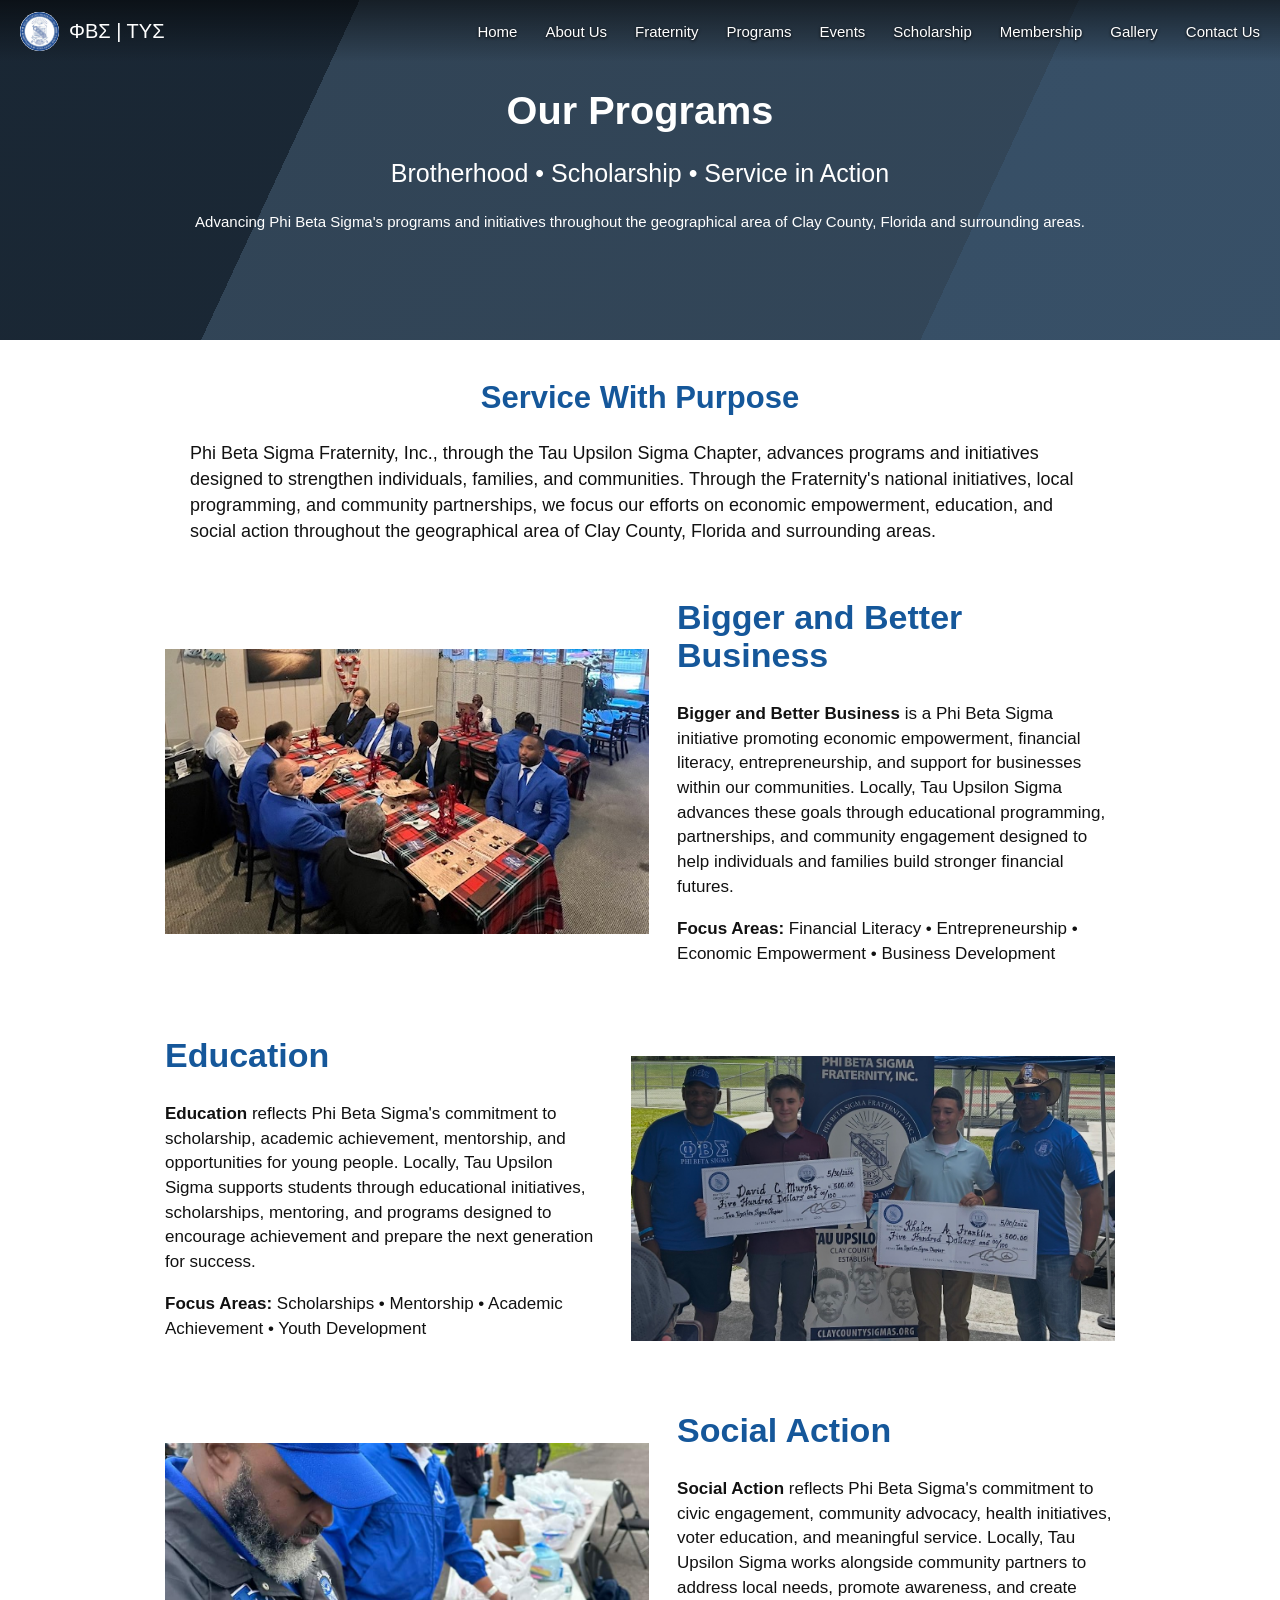
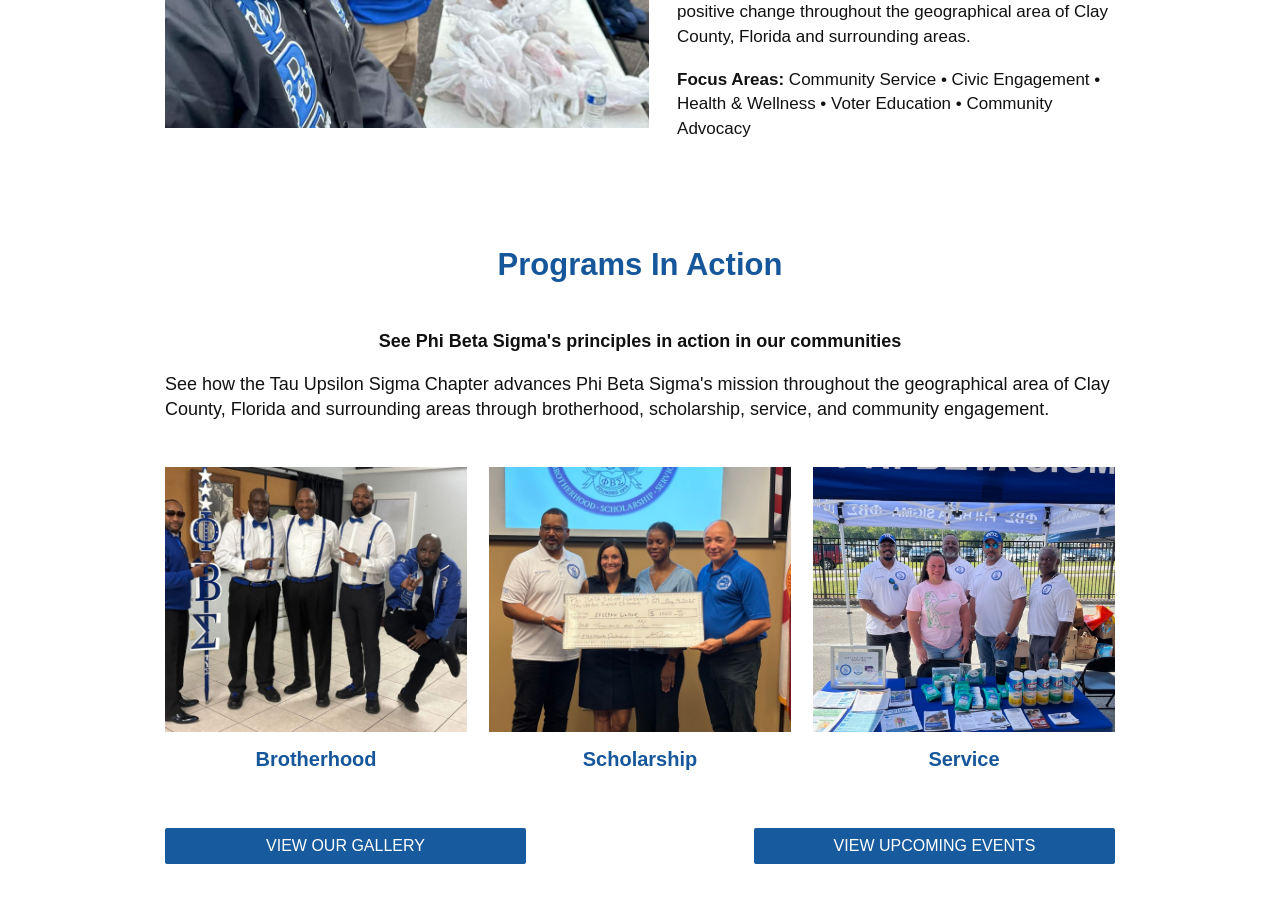
<file: programs.html>
<!doctype html><html lang="en"><head><meta charset="utf-8"><meta name="viewport" content="width=device-width,initial-scale=1"><title>Programs | Tau Upsilon Sigma</title><meta name="description" content="Programs and initiatives of Tau Upsilon Sigma Chapter of Phi Beta Sigma Fraternity, Inc."><link rel="icon" type="image/png" href="assets/branding/chapter-seal.png"><link rel="apple-touch-icon" href="assets/branding/chapter-seal.png"><link rel="stylesheet" href="styles.css"></head><body>
<header class="site-header"><a class="brand" href="index.html"><img src="assets/branding/phi-beta-sigma-seal.jpg" alt="Phi Beta Sigma seal" class="brand-seal"><span>ΦΒΣ | ΤΥΣ</span></a><button class="menu" aria-label="Open navigation" aria-expanded="false">☰</button><nav><a href="index.html">Home</a><a href="about.html">About Us</a><a href="fraternity.html">Fraternity</a><a class="active" href="programs.html">Programs</a><a href="events.html">Events</a><a href="scholarship.html">Scholarship</a><a href="membership.html">Membership</a><a href="gallery.html">Gallery</a><a href="contact.html">Contact Us</a></nav></header>
<main><section class="about-hero programs-hero"><div><h1>Our Programs</h1><p>Brotherhood • Scholarship • Service in Action</p><span>Advancing Phi Beta Sigma's programs and initiatives throughout the geographical area of Clay County, Florida and surrounding areas.</span></div></section>
<section class="programs-main"><h2>Service With Purpose</h2><p class="programs-intro">Phi Beta Sigma Fraternity, Inc., through the Tau Upsilon Sigma Chapter, advances programs and initiatives designed to strengthen individuals, families, and communities. Through the Fraternity's national initiatives, local programming, and community partnerships, we focus our efforts on economic empowerment, education, and social action throughout the geographical area of Clay County, Florida and surrounding areas.</p>
<div class="program-feature"><img src="assets/programs/bigger-better-business.jpg" alt="Bigger and Better Business"><div><h3>Bigger and Better<br>Business</h3><p><strong>Bigger and Better Business</strong> is a Phi Beta Sigma initiative promoting economic empowerment, financial literacy, entrepreneurship, and support for businesses within our communities. Locally, Tau Upsilon Sigma advances these goals through educational programming, partnerships, and community engagement designed to help individuals and families build stronger financial futures.</p><p><strong>Focus Areas:</strong> Financial Literacy • Entrepreneurship • Economic Empowerment • Business Development</p></div></div>
<div class="program-feature reverse"><img src="assets/programs/education.jpg" alt="Education scholarship presentation"><div><h3>Education</h3><p><strong>Education</strong> reflects Phi Beta Sigma's commitment to scholarship, academic achievement, mentorship, and opportunities for young people. Locally, Tau Upsilon Sigma supports students through educational initiatives, scholarships, mentoring, and programs designed to encourage achievement and prepare the next generation for success.</p><p><strong>Focus Areas:</strong> Scholarships • Mentorship • Academic Achievement • Youth Development</p></div></div>
<div class="program-feature"><img src="assets/programs/social-action.jpg" alt="Social Action community service"><div><h3>Social Action</h3><p><strong>Social Action</strong> reflects Phi Beta Sigma's commitment to civic engagement, community advocacy, health initiatives, voter education, and meaningful service. Locally, Tau Upsilon Sigma works alongside community partners to address local needs, promote awareness, and create positive change throughout the geographical area of Clay County, Florida and surrounding areas.</p><p><strong>Focus Areas:</strong> Community Service • Civic Engagement • Health &amp; Wellness • Voter Education • Community Advocacy</p></div></div>
</section>
<section class="programs-action"><h2>Programs In Action</h2><h4>See Phi Beta Sigma's principles in action in our communities</h4><p>See how the Tau Upsilon Sigma Chapter advances Phi Beta Sigma's mission throughout the geographical area of Clay County, Florida and surrounding areas through brotherhood, scholarship, service, and community engagement.</p><div class="action-grid"><article><img src="assets/programs/brotherhood.jpg" alt="Brotherhood"><h3>Brotherhood</h3></article><article><img src="assets/programs/scholarship.jpg" alt="Scholarship"><h3>Scholarship</h3></article><article><img src="assets/programs/service.jpg" alt="Service"><h3>Service</h3></article></div><div class="action-buttons"><a class="bar-button" href="gallery.html">VIEW OUR GALLERY</a><a class="bar-button" href="events.html">VIEW UPCOMING EVENTS</a></div></section></main><script src="script.js"></script></body></html>
</file>
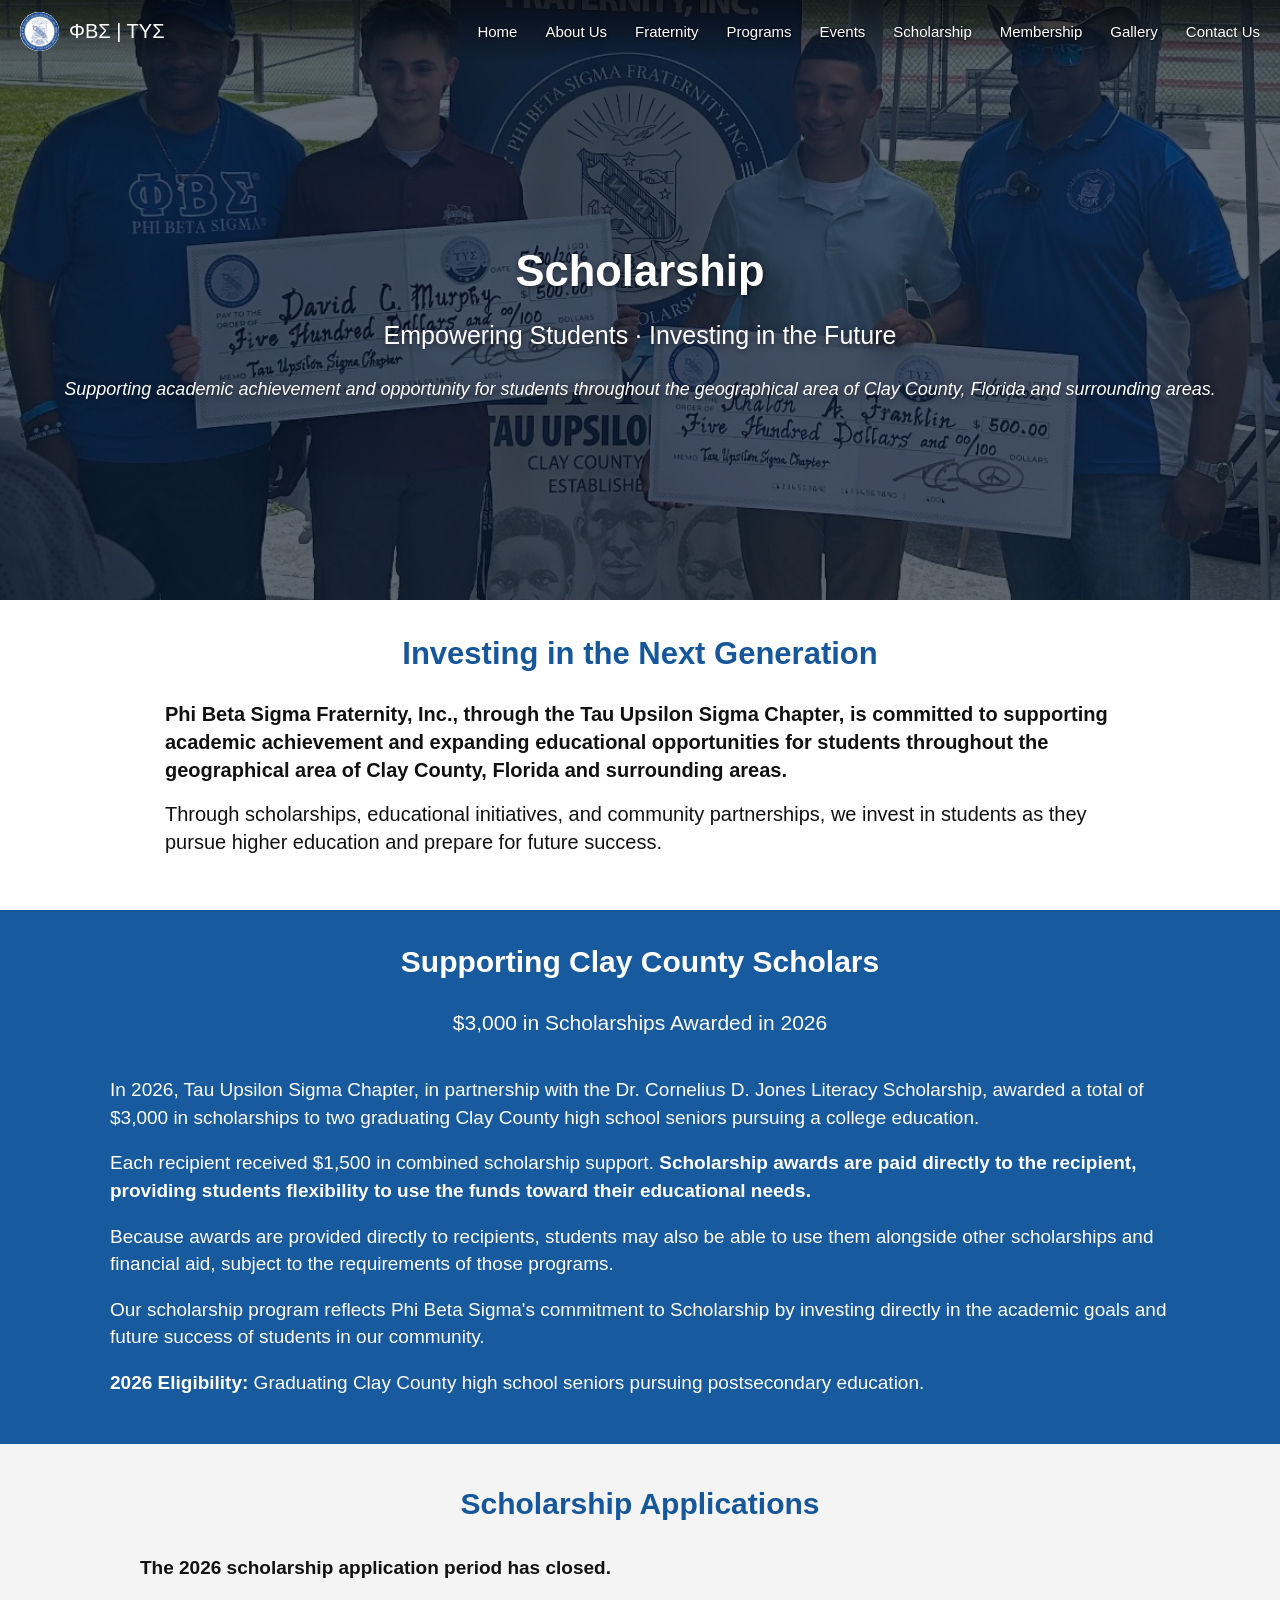
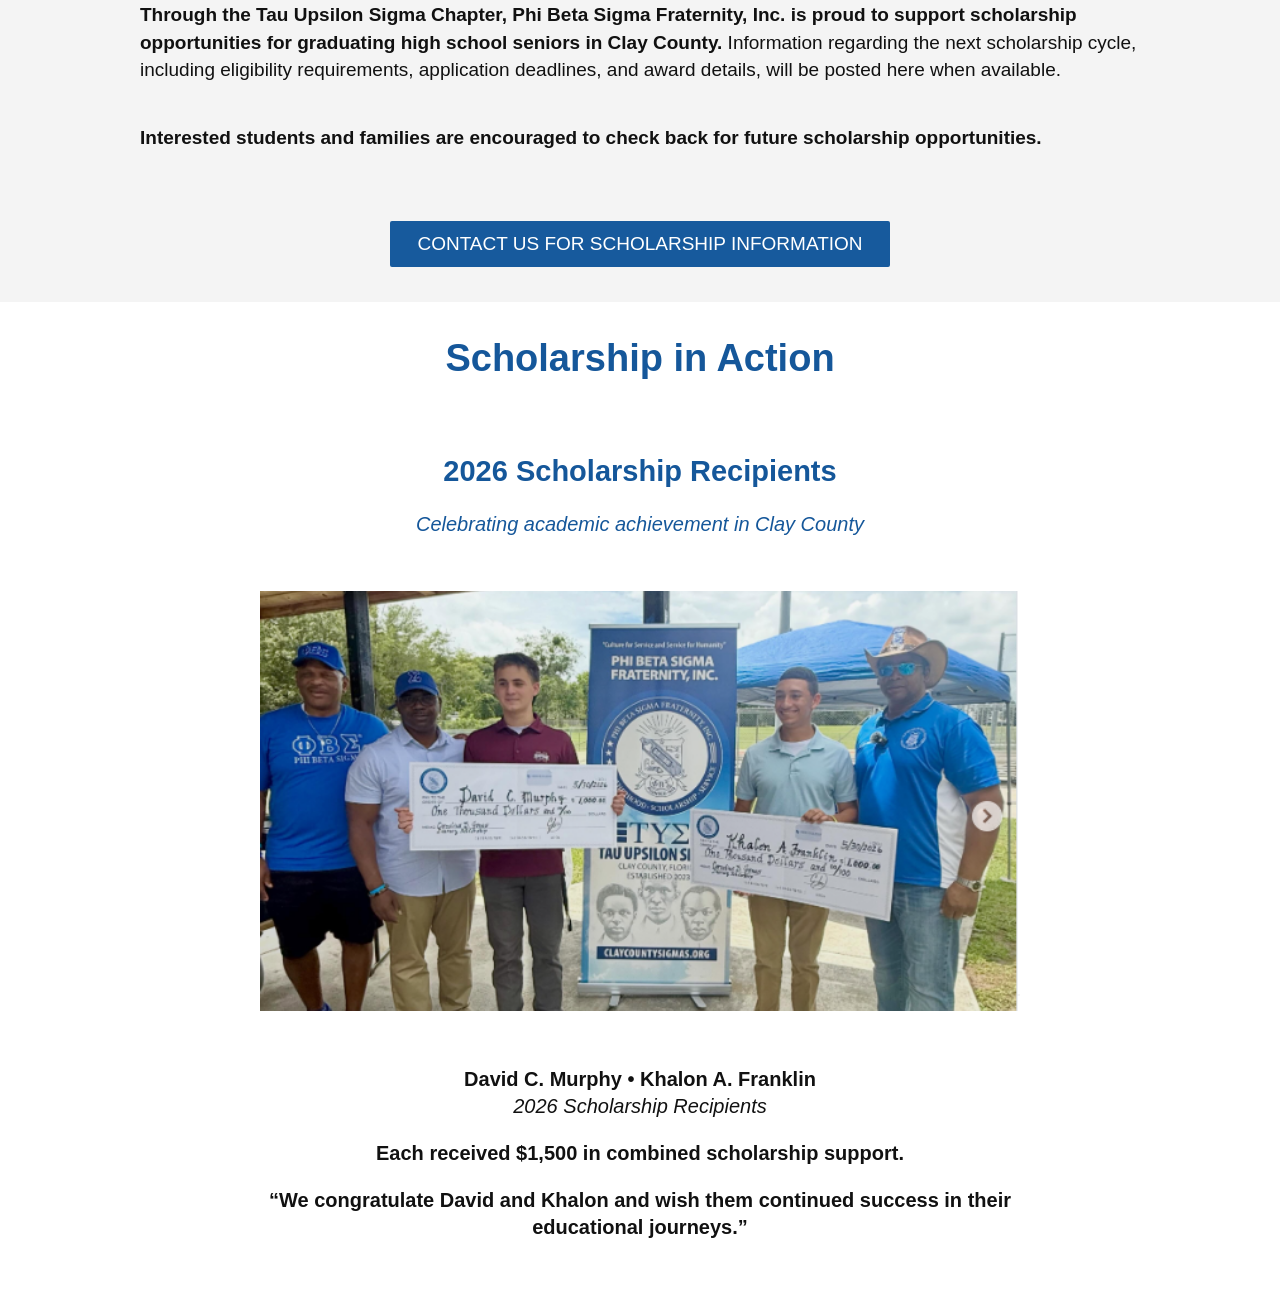
<file: scholarship.html>
<!doctype html><html lang="en"><head><meta charset="utf-8"><meta name="viewport" content="width=device-width,initial-scale=1"><title>Scholarship | Tau Upsilon Sigma</title><meta name="description" content="Scholarship opportunities and recipients of Tau Upsilon Sigma Chapter of Phi Beta Sigma Fraternity, Inc."><link rel="icon" type="image/png" href="assets/branding/chapter-seal.png"><link rel="apple-touch-icon" href="assets/branding/chapter-seal.png"><link rel="stylesheet" href="styles.css?v=20261009"></head><body>
<header class="site-header"><a class="brand" href="index.html"><img src="assets/branding/phi-beta-sigma-seal.jpg" alt="Phi Beta Sigma seal" class="brand-seal"><span>ΦΒΣ | ΤΥΣ</span></a><button class="menu" aria-label="Open navigation" aria-expanded="false">☰</button><nav><a href="index.html">Home</a><a href="about.html">About Us</a><a href="fraternity.html">Fraternity</a><a href="programs.html">Programs</a><a href="events.html">Events</a><a class="active" href="scholarship.html">Scholarship</a><a href="membership.html">Membership</a><a href="gallery.html">Gallery</a><a href="contact.html">Contact Us</a></nav></header>
<main>
<section class="scholarship-hero"><div class="scholarship-overlay"></div><div class="scholarship-title"><h1>Scholarship</h1><p>Empowering Students · Investing in the Future</p><em>Supporting academic achievement and opportunity for students throughout the geographical area of Clay County, Florida and surrounding areas.</em></div></section>
<section class="scholarship-intro"><h2>Investing in the Next Generation</h2><p><strong>Phi Beta Sigma Fraternity, Inc., through the Tau Upsilon Sigma Chapter, is committed to supporting academic achievement and expanding educational opportunities for students throughout the geographical area of Clay County, Florida and surrounding areas.</strong></p><p>Through scholarships, educational initiatives, and community partnerships, we invest in students as they pursue higher education and prepare for future success.</p></section>
<section class="scholarship-awards"><div><h2>Supporting Clay County Scholars</h2><h3>$3,000 in Scholarships Awarded in 2026</h3><p>In 2026, Tau Upsilon Sigma Chapter, in partnership with the Dr. Cornelius D. Jones Literacy Scholarship, awarded a total of $3,000 in scholarships to two graduating Clay County high school seniors pursuing a college education.</p><p>Each recipient received $1,500 in combined scholarship support. <strong>Scholarship awards are paid directly to the recipient, providing students flexibility to use the funds toward their educational needs.</strong></p><p>Because awards are provided directly to recipients, students may also be able to use them alongside other scholarships and financial aid, subject to the requirements of those programs.</p><p>Our scholarship program reflects Phi Beta Sigma's commitment to Scholarship by investing directly in the academic goals and future success of students in our community.</p><p><strong>2026 Eligibility:</strong> Graduating Clay County high school seniors pursuing postsecondary education.</p></div></section>
<section class="scholarship-apps"><div><h2>Scholarship Applications</h2><p><strong>The 2026 scholarship application period has closed.</strong></p><p><strong>Through the Tau Upsilon Sigma Chapter, Phi Beta Sigma Fraternity, Inc. is proud to support scholarship opportunities for graduating high school seniors in Clay County.</strong> Information regarding the next scholarship cycle, including eligibility requirements, application deadlines, and award details, will be posted here when available.</p><p class="check-back"><strong>Interested students and families are encouraged to check back for future scholarship opportunities.</strong></p><a class="bar-button" href="contact.html">CONTACT US FOR SCHOLARSHIP INFORMATION</a></div></section>
<section class="scholarship-action"><h2>Scholarship in Action</h2><h3>2026 Scholarship Recipients</h3><em>Celebrating academic achievement in Clay County</em><img src="assets/scholarship/2026-recipients.png" alt="2026 Tau Upsilon Sigma scholarship recipients"><div class="recipient-copy"><strong>David C. Murphy • Khalon A. Franklin</strong><br><em>2026 Scholarship Recipients</em><p><strong>Each received $1,500 in combined scholarship support.</strong></p><p><strong>“We congratulate David and Khalon and wish them continued success in their educational journeys.”</strong></p></div></section>
</main><script src="script.js"></script></body></html>
</file>
<file: styles.css>
*{box-sizing:border-box}html,body{margin:0;padding:0}body{font-family:Arial,Helvetica,sans-serif;color:#111}.site-header{height:62px;display:flex;align-items:center;justify-content:space-between;padding:0 20px;position:absolute;top:0;left:0;right:0;z-index:10;background:linear-gradient(to bottom,rgba(0,0,0,.55),rgba(0,0,0,0));transition:background .2s,box-shadow .2s}.site-header.scrolled{position:fixed;background:#171717;box-shadow:0 1px 4px rgba(0,0,0,.3)}.brand{display:flex;align-items:center;gap:10px;color:#fff;text-decoration:none;font-size:20px}.brand-seal{width:39px;height:39px;object-fit:contain;background:#fff;border-radius:50%}.site-header nav{display:flex;gap:28px;align-items:center}.site-header nav a{color:#fff;text-decoration:none;font-size:15px;text-shadow:0 1px 3px #000}.site-header nav a:hover{text-decoration:underline}.menu{display:none;color:#fff;background:transparent;border:0;font-size:28px}.approved-hero{height:100vh;min-height:650px;position:relative;background:url("Home Page cropped.jpg") center/cover no-repeat;display:flex;align-items:center;justify-content:center;text-align:center;overflow:hidden;color:#fff}.approved-overlay{position:absolute;inset:0;background:rgba(0,0,0,.22)}.approved-title{position:relative;z-index:2;margin-top:50px;text-shadow:0 2px 7px rgba(0,0,0,.55)}.approved-title h1{font-size:clamp(32px,3.1vw,55px);margin:0 0 24px}.approved-title p{font-size:clamp(18px,1.6vw,28px);margin:0}.scroll-cue{position:absolute;bottom:22px;z-index:2;font-size:48px;color:rgba(255,255,255,.75)}.home-section{max-width:1240px;margin:auto;padding:55px 45px}.home-section h2,.events h2{color:#15579a;font-size:31px;text-align:center;margin:0 0 32px}.welcome-grid{display:grid;grid-template-columns:340px 1fr;gap:50px;align-items:start}.welcome-grid>img{width:100%;max-width:310px}.welcome-grid h2{text-align:left;margin:8px 0 18px}.welcome-grid p{font-size:21px;line-height:1.48;margin:0 0 30px}.bar-button{display:block;background:#175a9d;color:#fff;text-align:center;text-decoration:none;padding:9px 15px;max-width:370px;margin:45px auto 0;border-radius:2px}.program-grid{display:grid;grid-template-columns:repeat(3,1fr);gap:30px;text-align:center}.program-grid img{width:100%;height:330px;object-fit:cover}.program-grid h3{color:#15579a;font-size:23px;margin:12px 0 25px}.program-grid p{font-size:15px;line-height:1.45}.events{background:#175a9d;color:#fff;padding:38px max(7vw,40px) 30px}.events h2{color:#fff;margin-bottom:22px}.events-intro{text-align:center}.event-grid{display:grid;grid-template-columns:repeat(3,1fr);gap:65px;max-width:1200px;margin:55px auto}.event-grid h4{font-size:17px}.event-grid h3{font-size:18px;min-height:45px}.event-grid strong,.event-grid p{font-size:14px}.bar-button.light{background:#fff;color:#175a9d}.highlights{text-align:center}.italic{font-style:italic;max-width:1050px;margin:0 auto 55px}.highlight-carousel{width:500px;max-width:90%;height:315px;margin:0 auto;position:relative;overflow:hidden}.highlight-image{position:absolute;inset:0;width:100%;height:100%;object-fit:cover;opacity:0;transition:opacity .6s ease}.highlight-image.active{opacity:1}.carousel-arrow{position:absolute;top:50%;transform:translateY(-50%);z-index:3;width:42px;height:54px;border:0;background:rgba(0,0,0,.38);color:#fff;font-size:40px;line-height:1;cursor:pointer;opacity:0;transition:opacity .2s,background .2s}.highlight-carousel:hover .carousel-arrow,.carousel-arrow:focus{opacity:1}.carousel-arrow:hover{background:rgba(0,0,0,.62)}.carousel-arrow.prev{left:0}.carousel-arrow.next{right:0}.dots{display:flex;justify-content:center;gap:7px;margin:15px}.dot{width:8px;height:8px;border:0;border-radius:50%;padding:0;background:#ccc;cursor:pointer}.dot.active{background:#1760a8}.connect{background:#f4f4f4;max-width:none;text-align:center}.connect p{max-width:850px;margin:0 auto 35px}.connect-grid{max-width:700px;margin:auto;display:grid;grid-template-columns:1fr 1fr;gap:20px}.connect-grid a{background:#175a9d;color:#fff;text-decoration:none;padding:10px}footer{text-align:center;padding:40px 20px 25px;font-size:14px;line-height:1.45}footer em{display:inline-block;margin-top:4px}footer p{margin-top:28px;font-weight:bold}@media(max-width:1000px){.site-header{height:auto;min-height:60px;flex-wrap:wrap}.site-header.scrolled{position:fixed}.menu{display:block}.site-header nav{display:none;width:100%;flex-direction:column;gap:0;align-items:stretch;background:rgba(10,24,55,.96);margin:0 -20px;padding:10px 20px}.site-header nav.open{display:flex}.site-header nav a{padding:12px 0}.approved-hero{min-height:600px}.welcome-grid{grid-template-columns:1fr;text-align:center}.welcome-grid>img{margin:auto}.welcome-grid h2{text-align:center}.program-grid,.event-grid{grid-template-columns:1fr}.program-grid img{height:auto}.connect-grid{grid-template-columns:1fr}.home-section{padding:45px 22px}}
/* About Us */
.about-hero{min-height:340px;padding:88px 30px 55px;display:flex;align-items:flex-start;justify-content:center;text-align:center;color:#fff;background:linear-gradient(115deg,rgba(25,38,51,.96) 0 25%,rgba(49,68,86,.94) 25% 75%,rgba(54,78,101,.94) 75%),linear-gradient(135deg,#26394b,#526d87)}
.about-hero h1{font-size:clamp(34px,3.1vw,52px);margin:0 0 26px;font-weight:800}.about-hero p{font-size:25px;margin:0 0 25px}.about-hero em{font-size:24px}
.about-who{max-width:1240px;margin:auto;padding:38px 45px 42px}.about-who h2,.about-history h2,.principles h2{color:#15579a;font-size:31px;text-align:center;margin:0 0 45px}.about-who>img{display:block;width:100%;max-width:1040px;height:270px;object-fit:cover;object-position:center 55%;margin:0 auto 55px}.about-copy{max-width:1040px;margin:auto;font-size:20px;line-height:1.45}.about-copy p{margin:0 0 20px}
.about-history{background:#175a9d;color:#fff;padding:35px 45px 15px}.about-inner{max-width:1040px;margin:auto;font-size:19px;line-height:1.42}.about-history h2{color:#fff;margin:0 0 18px}.about-history p{margin:0 0 38px}.about-history .center{text-align:center}.about-inner:after{content:"";display:block;border-bottom:1px solid rgba(255,255,255,.35);margin-top:15px}
.about-timeline{max-width:1240px;margin:auto;padding:32px 45px 38px;display:grid;grid-template-columns:repeat(3,1fr);gap:50px;text-align:center}.about-timeline h3{font-size:19px;margin:0 0 28px}.about-timeline em{display:block;margin-bottom:30px}.about-timeline p{font-size:14px;font-weight:600;line-height:1.35}
.principles{background:#f4f4f4;padding:30px 45px 42px}.principles h2{margin-bottom:48px}.principle-grid{max-width:1180px;margin:auto;display:grid;grid-template-columns:repeat(3,1fr);gap:55px;text-align:center}.principle-grid h3{color:#15579a;font-size:21px;margin:0 0 28px}.principle-grid p{font-size:14px;line-height:1.45;margin:0}
@media(max-width:1000px){.about-hero{padding-top:105px;min-height:330px}.about-hero p{font-size:21px}.about-hero em{font-size:19px}.about-who{padding:35px 22px}.about-who>img{height:auto;margin-bottom:35px}.about-copy{font-size:17px}.about-history{padding:35px 22px 15px}.about-inner{font-size:17px}.about-timeline,.principle-grid{grid-template-columns:1fr}.about-timeline{gap:38px}.principle-grid{gap:35px}.principles{padding:35px 22px}}

/* Fraternity */
.fraternity-about{max-width:1240px;margin:auto;padding:32px 45px 55px;width:100%}.fraternity-about-grid{display:grid;grid-template-columns:320px minmax(0,1fr);gap:60px;align-items:center;width:100%}.fraternity-about-grid>img{display:block;width:100%;max-width:310px;height:310px;object-fit:contain}.fraternity-about h2,.fraternity-network h2,.fraternity-local h2{color:#15579a;font-size:31px;text-align:center;margin:0 0 25px}.fraternity-about p{font-size:20px;line-height:1.42;margin:0 0 18px}.fraternity-network{background:#f4f4f4;padding:34px max(7vw,45px) 25px}.network-intro{max-width:1160px;margin:0 auto 48px;font-size:19px;line-height:1.45}.network-grid{max-width:1160px;margin:auto;display:grid;grid-template-columns:repeat(3,minmax(0,1fr));gap:28px;text-align:center;width:100%}.network-grid img{display:block;width:100%;max-width:310px;height:310px;object-fit:contain;margin:0 auto}.network-grid h3{color:#15579a;font-size:21px;margin:12px 0 15px}.network-grid a{display:block;background:#175a9d;color:#fff;text-decoration:none;padding:9px 12px;font-size:14px}.fraternity-local{max-width:1080px;margin:auto;padding:48px 45px 80px}.fraternity-local>div{font-size:19px;line-height:1.42}.fraternity-local p{margin:0 0 20px}.fraternity-local .bar-button{max-width:500px;margin-top:55px}
@media(max-width:1000px){.fraternity-about{padding:35px 22px}.fraternity-about-grid{grid-template-columns:1fr;gap:30px;text-align:center}.fraternity-about-grid>img{margin:auto}.fraternity-about p{text-align:left;font-size:17px}.fraternity-network{padding:35px 22px}.network-intro{font-size:17px}.network-grid{grid-template-columns:1fr;gap:40px}.network-grid img{height:260px}.fraternity-local{padding:40px 22px 60px}.fraternity-local>div{font-size:17px}}

.fraternity-about-grid>div,.network-grid article{min-width:0}.fraternity-about-grid p,.network-intro,.fraternity-local p{overflow-wrap:normal;word-break:normal}

/* Programs */
.programs-hero span{font-size:15px}.programs-main{max-width:1080px;margin:auto;padding:48px 45px 25px}.programs-main h2,.programs-action h2{color:#15579a;font-size:31px;text-align:center;margin:0 0 25px}.programs-intro{font-size:20px;line-height:1.42;margin:0 auto 60px}.program-feature{display:grid;grid-template-columns:1fr 1fr;gap:34px;align-items:start;margin:0 0 58px}.program-feature.reverse img{order:2}.program-feature.reverse div{order:1}.program-feature img{width:100%;height:320px;object-fit:cover}.program-feature h3{color:#15579a;font-size:40px;line-height:1.1;margin:15px 0 32px}.program-feature p{font-size:19px;line-height:1.45;margin:0 0 18px}.programs-action{max-width:1080px;margin:auto;padding:15px 45px 35px}.programs-action h4{text-align:center;font-size:18px;margin:55px 0 20px}.programs-action>p{font-size:18px;line-height:1.4;margin-bottom:45px}.action-grid{display:grid;grid-template-columns:repeat(3,1fr);gap:25px;text-align:center}.action-grid img{width:100%;height:280px;object-fit:cover}.action-grid h3{color:#15579a;font-size:20px;margin:12px 0}.action-buttons{display:grid;grid-template-columns:1fr 1fr;gap:28%;align-items:center}.action-buttons .bar-button{width:100%;margin-top:45px}
@media(max-width:1000px){.programs-main,.programs-action{padding:38px 22px}.programs-intro,.program-feature p,.programs-action>p{font-size:17px}.program-feature,.action-grid{grid-template-columns:1fr}.program-feature.reverse img,.program-feature.reverse div{order:initial}.program-feature img,.action-grid img{height:auto}.program-feature h3{font-size:31px;margin:5px 0 20px}.action-buttons{grid-template-columns:1fr;gap:0}.action-buttons .bar-button{margin-top:18px}}

/* Programs visual match refinements */
.programs-main{max-width:1040px;padding-top:40px}.programs-main h2{margin-bottom:24px}.programs-intro{max-width:900px;margin:0 auto 55px;font-size:18px;line-height:1.45}.program-feature{grid-template-columns:1.05fr .95fr;gap:28px;margin-bottom:52px;align-items:center}.program-feature.reverse{grid-template-columns:.95fr 1.05fr}.program-feature img{height:285px;object-fit:cover}.program-feature h3{font-size:34px;margin:0 0 28px}.program-feature p{font-size:17px;line-height:1.45}.programs-action{max-width:1040px;padding-top:10px}.programs-action h4{margin-top:48px}.action-grid{gap:22px}.action-grid img{height:265px;object-fit:cover}.action-grid h3{font-size:20px}.action-buttons{gap:24%}
@media(max-width:1000px){.program-feature,.program-feature.reverse{grid-template-columns:1fr}.program-feature img{height:auto}.program-feature h3{font-size:30px}.programs-intro{font-size:17px}}

/* Events */
.events-hero em{font-size:15px;line-height:1.45}.events-main{max-width:1040px;margin:auto;padding:38px 45px 10px}.events-main h2{color:#15579a;font-size:31px;text-align:center;margin:0 0 20px}.events-intro{max-width:920px;margin:0 auto 55px;color:#15579a;text-align:center;font-size:20px;line-height:1.45}.event-row{display:grid;grid-template-columns:320px minmax(0,1fr);gap:90px;align-items:start;margin-bottom:55px}.event-row>img{width:100%;height:235px;object-fit:contain;object-position:top center}.event-row h3{color:#15579a;font-size:39px;line-height:1.08;margin:12px 0 30px}.event-row h4{color:#15579a;font-size:18px;margin:0 0 30px}.event-row p{font-size:18px;line-height:1.45;margin:0 0 28px}.event-row .bar-button{width:100%;margin:8px 0 0}.past-title{background:#175a9d;color:#fff;text-align:center;padding:24px 20px}.past-title h2{font-size:29px;margin:0}.past-events{padding-top:28px}
@media(max-width:1000px){.events-main{padding:35px 22px}.events-intro{font-size:17px}.event-row{grid-template-columns:1fr;gap:25px;margin-bottom:50px}.event-row>img{height:auto;max-width:360px;margin:auto}.event-row h3{font-size:31px;margin:0 0 20px}.event-row h4{font-size:17px;margin-bottom:20px}.event-row p{font-size:17px}}


/* Scholarship */
.scholarship-hero{height:600px;position:relative;background:url("assets/programs/education.jpg") center 45%/cover no-repeat;display:flex;align-items:center;justify-content:center;text-align:center;color:#fff}
.scholarship-overlay{position:absolute;inset:0;background:rgba(10,25,45,.58)}
.scholarship-title{position:relative;z-index:2;text-shadow:0 2px 6px rgba(0,0,0,.5);padding:70px 25px 20px}.scholarship-title h1{font-size:clamp(38px,3.4vw,58px);margin:0 0 25px}.scholarship-title p{font-size:25px;margin:0 0 26px}.scholarship-title em{font-size:18px;line-height:1.45}
.scholarship-intro{max-width:1040px;margin:auto;padding:32px 45px 38px;font-size:20px;line-height:1.4}.scholarship-intro h2,.scholarship-apps h2,.scholarship-action h2,.scholarship-action h3{color:#15579a;text-align:center}.scholarship-intro h2{font-size:31px;margin:0 0 25px}.scholarship-intro p{margin:0 0 16px}
.scholarship-awards{background:#175a9d;color:#fff;padding:30px 45px}.scholarship-awards>div{max-width:1060px;margin:auto;font-size:19px;line-height:1.45}.scholarship-awards h2{text-align:center;font-size:30px;margin:0 0 24px}.scholarship-awards h3{text-align:center;font-size:21px;font-weight:400;margin:0 0 38px}.scholarship-awards p{margin:0 0 18px}
.scholarship-apps{background:#f4f4f4;padding:38px 45px 35px}.scholarship-apps>div{max-width:1000px;margin:auto;font-size:19px;line-height:1.45}.scholarship-apps h2{font-size:30px;margin:0 0 28px}.scholarship-apps p{margin:0 0 20px}.scholarship-apps .check-back{margin-top:40px}.scholarship-apps .bar-button{max-width:500px;margin-top:70px}
.scholarship-action{max-width:1040px;margin:auto;padding:35px 45px 55px;text-align:center}.scholarship-action h2{font-size:38px;margin:0 0 75px}.scholarship-action h3{font-size:29px;margin:0 0 25px}.scholarship-action>em{display:block;color:#15579a;font-size:20px;margin-bottom:55px}.scholarship-action>img{display:block;width:100%;max-width:760px;height:420px;object-fit:cover;margin:0 auto 55px}.recipient-copy{font-size:20px;line-height:1.35}.recipient-copy p{margin:20px auto 0;max-width:850px}
@media(max-width:1000px){.scholarship-hero{height:500px}.scholarship-title p{font-size:21px}.scholarship-title em{font-size:16px}.scholarship-intro,.scholarship-awards,.scholarship-apps,.scholarship-action{padding-left:22px;padding-right:22px}.scholarship-intro,.scholarship-awards>div,.scholarship-apps>div{font-size:17px}.scholarship-action h2{margin-bottom:50px}.scholarship-action>img{height:auto}}
/* Events: make past informational flyer easier to read */
.past-events .event-row>img{height:285px}
@media(max-width:1000px){.past-events .event-row>img{height:auto;max-width:410px}}


/* Membership */
.membership-hero{height:720px;position:relative;background:url("assets/membership/hero.jpg") center 42%/cover no-repeat;display:flex;align-items:center;justify-content:center;text-align:center;color:#fff}
.membership-overlay{position:absolute;inset:0;background:rgba(8,20,35,.38)}
.membership-title{position:relative;z-index:2;text-shadow:0 2px 6px rgba(0,0,0,.55);padding:70px 25px 20px}.membership-title h1{font-size:clamp(38px,3.4vw,58px);margin:0 0 25px}.membership-title p{font-size:25px;margin:0 0 26px}.membership-title em{font-size:18px;line-height:1.45}
.house-title{background:#175a9d;color:#fff;text-align:center;padding:28px 20px}.house-title h2{font-size:31px;margin:0}
.membership-main{max-width:1040px;margin:auto;padding:28px 45px 35px;font-size:19px;line-height:1.42}.house-image{display:block;width:100%;max-width:920px;height:auto;margin:0 auto 30px}.membership-main h2{color:#15579a;text-align:center;font-size:30px;margin:0 0 20px}.membership-main p{margin:0 0 18px}.interest{margin-top:70px}.interest h2{margin-bottom:28px}.membership-buttons{display:grid;grid-template-columns:1fr 1fr;gap:20%;margin-top:60px}.membership-buttons .bar-button{width:100%}
.brother-section{background:#175a9d;color:#fff;padding:32px 45px 28px}.brother-section>div{max-width:1040px;margin:auto;font-size:19px;line-height:1.45}.brother-section h2{text-align:center;font-size:30px;margin:0 0 25px}.brother-section p{margin:0 0 18px}.brother-button{display:block;background:#fff;color:#175a9d;text-align:center;text-decoration:none;padding:9px 12px;margin-top:55px;font-size:14px}
.learn-sigma{max-width:1040px;margin:auto;padding:38px 45px 55px;font-size:19px;line-height:1.45}.learn-sigma h2{text-align:center;font-size:30px;margin:0 0 25px}.learn-sigma p{margin:0 0 50px}.learn-sigma .bar-button{max-width:500px;margin:auto}
@media(max-width:1000px){.membership-hero{height:500px}.membership-title p{font-size:21px}.membership-title em{font-size:16px}.membership-main,.brother-section,.learn-sigma{padding-left:22px;padding-right:22px}.membership-main,.brother-section>div,.learn-sigma{font-size:17px}.membership-buttons{grid-template-columns:1fr;gap:18px;margin-top:40px}.house-image{margin-bottom:25px}.interest{margin-top:50px}}




/* Gallery */
.gallery-hero{min-height:360px;padding:105px 35px 55px;box-sizing:border-box;display:flex;align-items:center;justify-content:center;text-align:center;color:#fff;background:linear-gradient(120deg,#25384b 0 24%,#34485c 24% 52%,#263a4e 52% 76%,#3d5268 76% 100%)}.gallery-hero>div{max-width:1100px}.gallery-hero h1{font-size:52px;margin:0 0 24px;text-shadow:0 2px 5px rgba(0,0,0,.35)}.gallery-hero p{font-size:24px;margin:0 0 24px}.gallery-hero em{font-size:17px;line-height:1.45}
.gallery-intro{max-width:1120px;margin:auto;padding:58px 45px 68px}.gallery-intro h2{color:#15579a;text-align:center;font-size:31px;margin:0 0 25px}.gallery-intro p{font-size:20px;line-height:1.45;margin:0}
.gallery-event{padding:0 0 38px}.gallery-copy{background:#f4f4f4;padding:44px max(calc((100% - 1120px)/2),45px) 48px;text-align:left}.gallery-copy h2{text-align:center;font-size:31px;margin:0 0 18px}.gallery-copy h4{text-align:center;font-size:14px;margin:0 0 26px}.gallery-copy p{font-size:17px;line-height:1.45;margin:0 0 15px}.gallery-grid{max-width:1120px;margin:28px auto 0;padding:0 45px;display:grid;grid-template-columns:repeat(2,minmax(0,1fr));gap:38px 28px}.gallery-grid img{display:block;width:100%;height:auto;object-fit:cover}.sigma-grid img:nth-child(n+3){min-width:0}.sigma-grid{grid-template-columns:repeat(6,1fr)}.sigma-grid img:nth-child(1),.sigma-grid img:nth-child(2){grid-column:span 3}.sigma-grid img:nth-child(n+3){grid-column:span 2}.southern-grid{grid-template-columns:repeat(6,1fr)}.southern-grid img:nth-child(1),.southern-grid img:nth-child(2),.southern-grid img:nth-child(6),.southern-grid img:nth-child(7){grid-column:span 3}.southern-grid img:nth-child(3){grid-column:1 / span 3}.southern-grid img:nth-child(4){grid-column:2 / span 2}.southern-grid img:nth-child(5){grid-column:4 / span 2}.southern-grid img:nth-child(6){grid-column:1 / span 3}.southern-grid img:nth-child(7){grid-column:4 / span 3}.state-grid img:nth-child(5){grid-column:1 / -1;width:82%;justify-self:center}.mlk-grid{grid-template-columns:repeat(12,1fr);align-items:start;gap:38px 28px}.mlk-grid img{width:100%;height:auto;justify-self:center}.mlk-grid img:nth-child(1){grid-column:1 / span 5}.mlk-grid img:nth-child(2){grid-column:6 / span 6}.mlk-grid img:nth-child(3){grid-column:2 / span 4}.mlk-grid img:nth-child(4){grid-column:7 / span 4}.mlk-grid img:nth-child(5){grid-column:1 / span 5}.mlk-grid img:nth-child(6){grid-column:7 / span 5}
@media(max-width:1000px){.gallery-hero{min-height:330px;padding:100px 22px 45px}.gallery-hero h1{font-size:40px}.gallery-hero p{font-size:21px}.gallery-hero em{font-size:16px}.gallery-intro{padding:40px 22px 50px}.gallery-intro p{font-size:17px}.gallery-copy{padding:35px 22px}.gallery-copy h2{font-size:28px}.gallery-copy p{font-size:16px}.gallery-grid,.sigma-grid,.southern-grid{grid-template-columns:1fr;padding:0 22px;gap:22px}.sigma-grid img,.southern-grid img{grid-column:auto!important}.state-grid img:nth-child(5){grid-column:auto;width:100%}.mlk-grid{grid-template-columns:1fr}.mlk-grid img:nth-child(n){width:100%}}


/* Gallery desktop/tablet layout lock — preserve original Google Sites composition */
@media(min-width:701px){
 .gallery-grid.southern-grid{grid-template-columns:repeat(6,1fr)!important;padding:0 45px!important;gap:38px 28px!important}
 .southern-grid img:nth-child(1){grid-column:1 / span 3!important}.southern-grid img:nth-child(2){grid-column:4 / span 3!important}
 .southern-grid img:nth-child(3){grid-column:1 / span 3!important}
 .southern-grid img:nth-child(4){grid-column:2 / span 2!important}.southern-grid img:nth-child(5){grid-column:4 / span 2!important}
 .southern-grid img:nth-child(6){grid-column:1 / span 3!important}.southern-grid img:nth-child(7){grid-column:4 / span 3!important}
 .gallery-grid.mlk-grid{grid-template-columns:repeat(12,1fr)!important;padding:0 45px!important;gap:38px 28px!important}
 .mlk-grid img:nth-child(1){grid-column:1 / span 5!important}.mlk-grid img:nth-child(2){grid-column:6 / span 6!important}
 .mlk-grid img:nth-child(3){grid-column:2 / span 4!important}.mlk-grid img:nth-child(4){grid-column:7 / span 4!important}
 .mlk-grid img:nth-child(5){grid-column:1 / span 5!important}.mlk-grid img:nth-child(6){grid-column:7 / span 5!important}
}


/* Exact original gallery placement: explicit rows prevent CSS grid auto-placement */
@media(min-width:1001px){
 .southern-grid img:nth-child(1){grid-column:1 / span 3!important;grid-row:1!important}
 .southern-grid img:nth-child(2){grid-column:4 / span 3!important;grid-row:1!important}
 .southern-grid img:nth-child(3){grid-column:1 / span 3!important;grid-row:2!important}
 .southern-grid img:nth-child(4){grid-column:2 / span 2!important;grid-row:3!important}
 .southern-grid img:nth-child(5){grid-column:4 / span 2!important;grid-row:3!important}
 .southern-grid img:nth-child(6){grid-column:1 / span 3!important;grid-row:4!important}
 .southern-grid img:nth-child(7){grid-column:4 / span 3!important;grid-row:4!important}

 .mlk-grid img:nth-child(1){grid-column:1 / span 5!important;grid-row:1!important}
 .mlk-grid img:nth-child(2){grid-column:6 / span 6!important;grid-row:1!important}
 .mlk-grid img:nth-child(3){grid-column:2 / span 4!important;grid-row:2!important}
 .mlk-grid img:nth-child(4){grid-column:7 / span 4!important;grid-row:2!important}
 .mlk-grid img:nth-child(5){grid-column:1 / span 5!important;grid-row:3!important}
 .mlk-grid img:nth-child(6){grid-column:7 / span 5!important;grid-row:3!important}
}

/* Gallery collage images */
.gallery-collage{max-width:1120px;margin:28px auto 0;padding:0 45px}.gallery-collage img{display:block;width:100%;height:auto}@media(max-width:1000px){.gallery-collage{padding:0 22px;margin-top:22px}}

/* Contact */
.contact-hero{min-height:365px;padding:105px 35px 55px;display:flex;align-items:center;justify-content:center;text-align:center;color:#fff;background:linear-gradient(120deg,#344353 0 32%,#2b3948 32% 68%,#415a70 68% 100%)}
.contact-hero h1{font-size:52px;margin:0 0 24px}.contact-hero h3{font-size:24px;margin:0 0 18px}.contact-hero em{font-size:17px;line-height:1.45}
.contact-info{max-width:1120px;margin:auto;padding:58px 45px 62px;font-size:18px;line-height:1.45}.contact-info h2{text-align:center;color:#15579a;font-size:31px;margin:0 0 22px}.contact-info h3{text-align:center;font-size:29px;margin:18px 0}.contact-info p{margin:0 0 18px}
.contact-message{background:#15579a;color:#fff;text-align:center;padding:42px 20px}.contact-message h2{font-size:30px;margin:0 0 15px}.contact-message h3{font-size:21px;margin:0}
.form-wrap{display:flex;justify-content:center;padding:10px 20px 35px;background:#fff}.form-wrap iframe{display:block;width:100%;max-width:700px;height:1386px;border:0}
.stay-connected{max-width:1120px;margin:auto;padding:30px 45px 48px;text-align:center}.stay-connected h2{font-size:30px;margin:0 0 22px}.stay-connected p{text-align:left;line-height:1.45}.social-bars{display:grid;gap:22px;margin-top:28px}.social-bars a{display:block;background:#15579a;color:#fff;text-decoration:none;padding:10px;border-radius:3px}
@media(max-width:1000px){.contact-hero{min-height:330px;padding:100px 22px 45px}.contact-hero h1{font-size:40px}.contact-hero h3{font-size:21px}.contact-hero em{font-size:16px}.contact-info{padding:40px 22px 48px;font-size:17px}.contact-info h3{font-size:25px}.form-wrap{padding:10px 0 25px}.form-wrap iframe{max-width:100%;height:1450px}.stay-connected{padding:28px 22px 42px}}

/* Homepage hero: organized image and responsive focal point */
.approved-hero{background-image:url("assets/home/hero.jpg");background-position:center center;min-height:560px;height:100svh}
@media(max-width:700px){.approved-hero{height:78svh;min-height:480px;background-position:50% 35%}.approved-title{padding:0 18px}.approved-title h1{font-size:clamp(28px,7vw,40px)}}
@media(min-width:701px) and (max-width:1100px){.approved-hero{background-position:50% 42%}}

/* Soul Food Festival: consistent photo tiles, centered crops, and tighter storytelling. */
.soulfood-gallery img{width:100%;height:clamp(210px,27vw,350px);object-fit:cover;object-position:center center}
.soulfood-gallery img:nth-child(1){object-position:center 42%}
.soulfood-gallery img:nth-child(2){object-position:center 22%}
.soulfood-gallery img:nth-child(3){object-position:center 65%}
.soulfood-gallery img:nth-child(4){object-position:center 55%}
.soulfood-gallery img:nth-child(5){object-position:center 44%}
.soulfood-gallery img:nth-child(6){object-position:center 50%}
@media(max-width:700px){.soulfood-gallery img{height:64vw;max-height:360px}}

/* Soul Food gallery: matching-height pairs, editorial grouping. */
.gallery-grid.soulfood-gallery{align-items:start;row-gap:28px}
.gallery-grid.soulfood-gallery img{display:block;width:100%;height:300px;max-height:none;object-fit:cover;object-position:center center}
.gallery-grid.soulfood-gallery img:nth-child(1){object-position:center 45%}
.gallery-grid.soulfood-gallery img:nth-child(2){object-position:center 48%}
.gallery-grid.soulfood-gallery img:nth-child(3){object-position:center 23%}
.gallery-grid.soulfood-gallery img:nth-child(4){object-position:center 60%}
.gallery-grid.soulfood-gallery img:nth-child(5){object-position:center 65%}
.gallery-grid.soulfood-gallery img:nth-child(6){object-position:center 55%}
@media(max-width:700px){.gallery-grid.soulfood-gallery img{height:260px}}

/* Soul Food Festival editorial collage: scoped to this event only. */
.soulfood-collage{max-width:1120px;margin:28px auto 0;padding:0 45px;display:grid;gap:18px}
.soulfood-collage-top{display:grid;grid-template-columns:1fr 1fr;gap:18px}
.soulfood-collage-middle{display:grid;grid-template-columns:1.45fr 1fr;gap:18px;min-height:400px}
.soulfood-collage-details{display:grid;grid-template-rows:1fr 1fr;gap:18px;min-height:0}
.soulfood-collage .sf-photo{display:block;width:100%;height:100%;min-width:0;min-height:0;object-fit:cover;border-radius:0;clip-path:none;box-shadow:none}
.soulfood-collage-top .sf-photo{height:320px}
.soulfood-collage-middle>.sf-anchor{height:400px;object-position:center 44%}
.soulfood-collage-details .sf-photo{height:191px;object-position:center 55%}
.soulfood-collage-top .sf-photo:first-child{object-position:center 26%}
.soulfood-collage-top .sf-photo:last-child{object-position:center 45%}
.soulfood-collage>.sf-panorama{height:340px;object-position:center 56%}
@media(max-width:700px){.soulfood-collage{padding:0 22px;gap:12px}.soulfood-collage-top,.soulfood-collage-middle{grid-template-columns:1fr;gap:12px;min-height:0}.soulfood-collage-top .sf-photo{height:260px}.soulfood-collage-middle>.sf-anchor{height:320px}.soulfood-collage-details{grid-template-columns:1fr 1fr;grid-template-rows:none;gap:12px}.soulfood-collage-details .sf-photo{height:190px}.soulfood-collage>.sf-panorama{height:230px}}

/* Zoom photo 2 to emphasize the brothers and Zeta sisters, without changing its tile dimensions. */
.soulfood-collage-top .sf-fellowship-crop{height:320px;overflow:hidden;min-width:0}
.soulfood-collage-top .sf-fellowship-crop .sf-photo{height:100%;width:100%;object-fit:cover;object-position:center 24%;transform:scale(1.28);transform-origin:center 32%}
@media(max-width:700px){.soulfood-collage-top .sf-fellowship-crop{height:260px}}

/* Photo 6: isolate the community resource table and hide background attendees. */
.soulfood-collage-details .sf-table-crop{height:191px;overflow:hidden;min-width:0}
.soulfood-collage-details .sf-table-crop .sf-photo{display:block;width:100%;height:100%;object-fit:cover;object-position:center 82%;transform:scale(1.55);transform-origin:center 85%}
@media(max-width:700px){.soulfood-collage-details .sf-table-crop{height:190px}}

/* Festival collage image framing, guided by approved crop reference. */
.soulfood-collage .sf-frame{position:relative;overflow:hidden;min-width:0;min-height:0}
.soulfood-collage-top .sf-frame{height:320px}
.soulfood-collage-middle>.sf-frame{height:400px}
.soulfood-collage-details .sf-frame{height:191px}
.soulfood-collage>.sf-frame{height:340px}
.soulfood-collage .sf-frame>.sf-photo{display:block;width:100%;height:100%;object-fit:cover;object-position:center center;max-height:none;clip-path:none;border-radius:0;transform:none}
.soulfood-collage .sf-group-zeta>.sf-photo{object-position:center center;transform:none}
.soulfood-collage .sf-group-brothers>.sf-photo{object-position:center 47%;transform:scale(1.08)}
.soulfood-collage .sf-booth>.sf-photo{object-position:center 46%;transform:scale(1.06)}
.soulfood-collage .sf-resources-close>.sf-photo{object-position:center 82%;transform:scale(1.75);transform-origin:center 90%}
.soulfood-collage .sf-resources-table>.sf-photo{object-position:center 70%;transform:scale(1.12)}
.soulfood-collage .sf-wide-tents>.sf-photo{object-position:center 57%;transform:scale(1.04)}
@media(max-width:700px){.soulfood-collage-top .sf-frame{height:260px}.soulfood-collage-middle>.sf-frame{height:320px}.soulfood-collage-details .sf-frame{height:190px}.soulfood-collage>.sf-frame{height:230px}}

/* Soul Food collage: protect group edges and canopy lettering */
.soulfood-collage .sf-group-zeta>.sf-photo{object-fit:contain;object-position:center center;transform:none;background:#fff}
.soulfood-collage .sf-booth>.sf-photo{object-position:center 22%;transform:none}

/* Preserve complete canopy peaks, organization names, and people in festival collage. */
.soulfood-collage .sf-group-zeta>.sf-photo,
.soulfood-collage .sf-group-brothers>.sf-photo,
.soulfood-collage .sf-booth>.sf-photo,
.soulfood-collage .sf-wide-tents>.sf-photo{object-fit:contain;object-position:center center;transform:none;background:#fff}

/* Collage refinement: equal-height rows with no letterboxing; preserve full canopy lettering. */
.soulfood-collage-top{align-items:stretch}
.soulfood-collage-top .sf-frame{height:270px}
.soulfood-collage .sf-group-zeta>.sf-photo,
.soulfood-collage .sf-group-brothers>.sf-photo{object-fit:cover;object-position:center 35%;transform:none}
.soulfood-collage .sf-booth>.sf-photo{object-fit:cover;object-position:center 34%;transform:none}
.soulfood-collage>.sf-wide-tents{height:275px}
.soulfood-collage .sf-wide-tents>.sf-photo{object-fit:cover;object-position:center 39%;transform:none}
@media(max-width:700px){.soulfood-collage-top .sf-frame{height:230px}.soulfood-collage>.sf-wide-tents{height:210px}}

/* Final collage framing: allocate enough vertical space for canopy peaks AND displays. */
.soulfood-collage-top .sf-frame{height:290px}
.soulfood-collage .sf-group-zeta>.sf-photo,.soulfood-collage .sf-group-brothers>.sf-photo{object-fit:contain;object-position:center;background:#fff}
.soulfood-collage-middle{min-height:365px}
.soulfood-collage-middle>.sf-frame{height:365px}
.soulfood-collage .sf-booth>.sf-photo{object-fit:contain;object-position:center;background:#fff}
.soulfood-collage>.sf-wide-tents{height:490px}
.soulfood-collage .sf-wide-tents>.sf-photo{object-fit:cover;object-position:center 52%;transform:none}
@media(max-width:700px){.soulfood-collage-top .sf-frame{height:auto;aspect-ratio:4/3}.soulfood-collage-middle>.sf-frame{height:auto;aspect-ratio:4/3}.soulfood-collage>.sf-wide-tents{height:auto;aspect-ratio:4/3}}

/* Give the portrait Senate forum flyer more presence without stretching it. */
@media (min-width: 701px){.event-row:has(> img[src$="senate.webp"]) > img{height:305px}}

/* Homepage upcoming events: consistent accessible contrast for text and links. */
.events .events-intro{color:#fff;opacity:1}
.events .event-grid a:link,.events .event-grid a:visited{color:#fff;text-decoration:underline;text-underline-offset:3px}
.events .event-grid a:hover,.events .event-grid a:focus-visible{color:#fff;text-decoration-thickness:2px}

/* Give the national Conclave flyer more prominence while preserving its full artwork. */
@media (min-width: 1001px){.event-row:has(> img[src*="/conclave/flyer.png"]) > img{height:390px;object-fit:contain;object-position:top center}}
@media (max-width: 1000px){.event-row:has(> img[src*="/conclave/flyer.png"]) > img{max-width:520px;width:100%;height:auto}}

/* Events: let every flyer fill the height of its accompanying details, from
   the blue heading down to the action link, without distorting artwork. */
@media (min-width:1001px){
  .events-main .event-row{grid-template-columns:minmax(0,320px) minmax(0,1fr);gap:42px;align-items:stretch}
  .events-main .event-row>img{display:block;width:100%;height:100%;min-height:0;max-height:none;object-fit:contain;object-position:center top;align-self:stretch}
  .events-main .event-row>div{min-width:0}
  .events-main .event-row h3{margin-top:0}
  .events-main .event-row:has(> img[src*="/conclave/flyer.png"])>img,
  .events-main .event-row:has(> img[src$="senate.webp"])>img{height:100%;max-height:none}
}

/* Unified event cards: title and flyer share a top edge; buttons finish the
   detail column. Keep the entire flyer visible at its natural proportions. */
@media (min-width:1001px){
  .events-main .event-row{grid-template-columns:minmax(0,320px) minmax(0,1fr);column-gap:42px;align-items:stretch;margin-bottom:48px}
  .events-main .event-row>div{display:flex;flex-direction:column;align-items:stretch;min-width:0}
  .events-main .event-row>div>h3{margin-top:0}
  .events-main .event-row>div>.bar-button{margin-top:auto;flex-shrink:0}
  .events-main .event-row>img{width:100%;height:100%;max-height:none;object-fit:contain;object-position:center top}
}

/* Subtle separators between individual event listings (upcoming and past). */
.events-main .event-row + .event-row{border-top:1px solid #e1e7ef;padding-top:32px}
@media(max-width:700px){.events-main .event-row + .event-row{padding-top:26px}}

/* Align homepage chapter CTA and event photo actions consistently. */
.welcome-grid .bar-button{margin-left:auto;margin-right:auto}
.events-main .event-row>div>.bar-button{font-family:Arial,Helvetica,sans-serif;font-size:14px;font-weight:400;line-height:normal;text-transform:none}
.gallery-event[id],.gallery-copy h2[id]{scroll-margin-top:85px}
</file>
